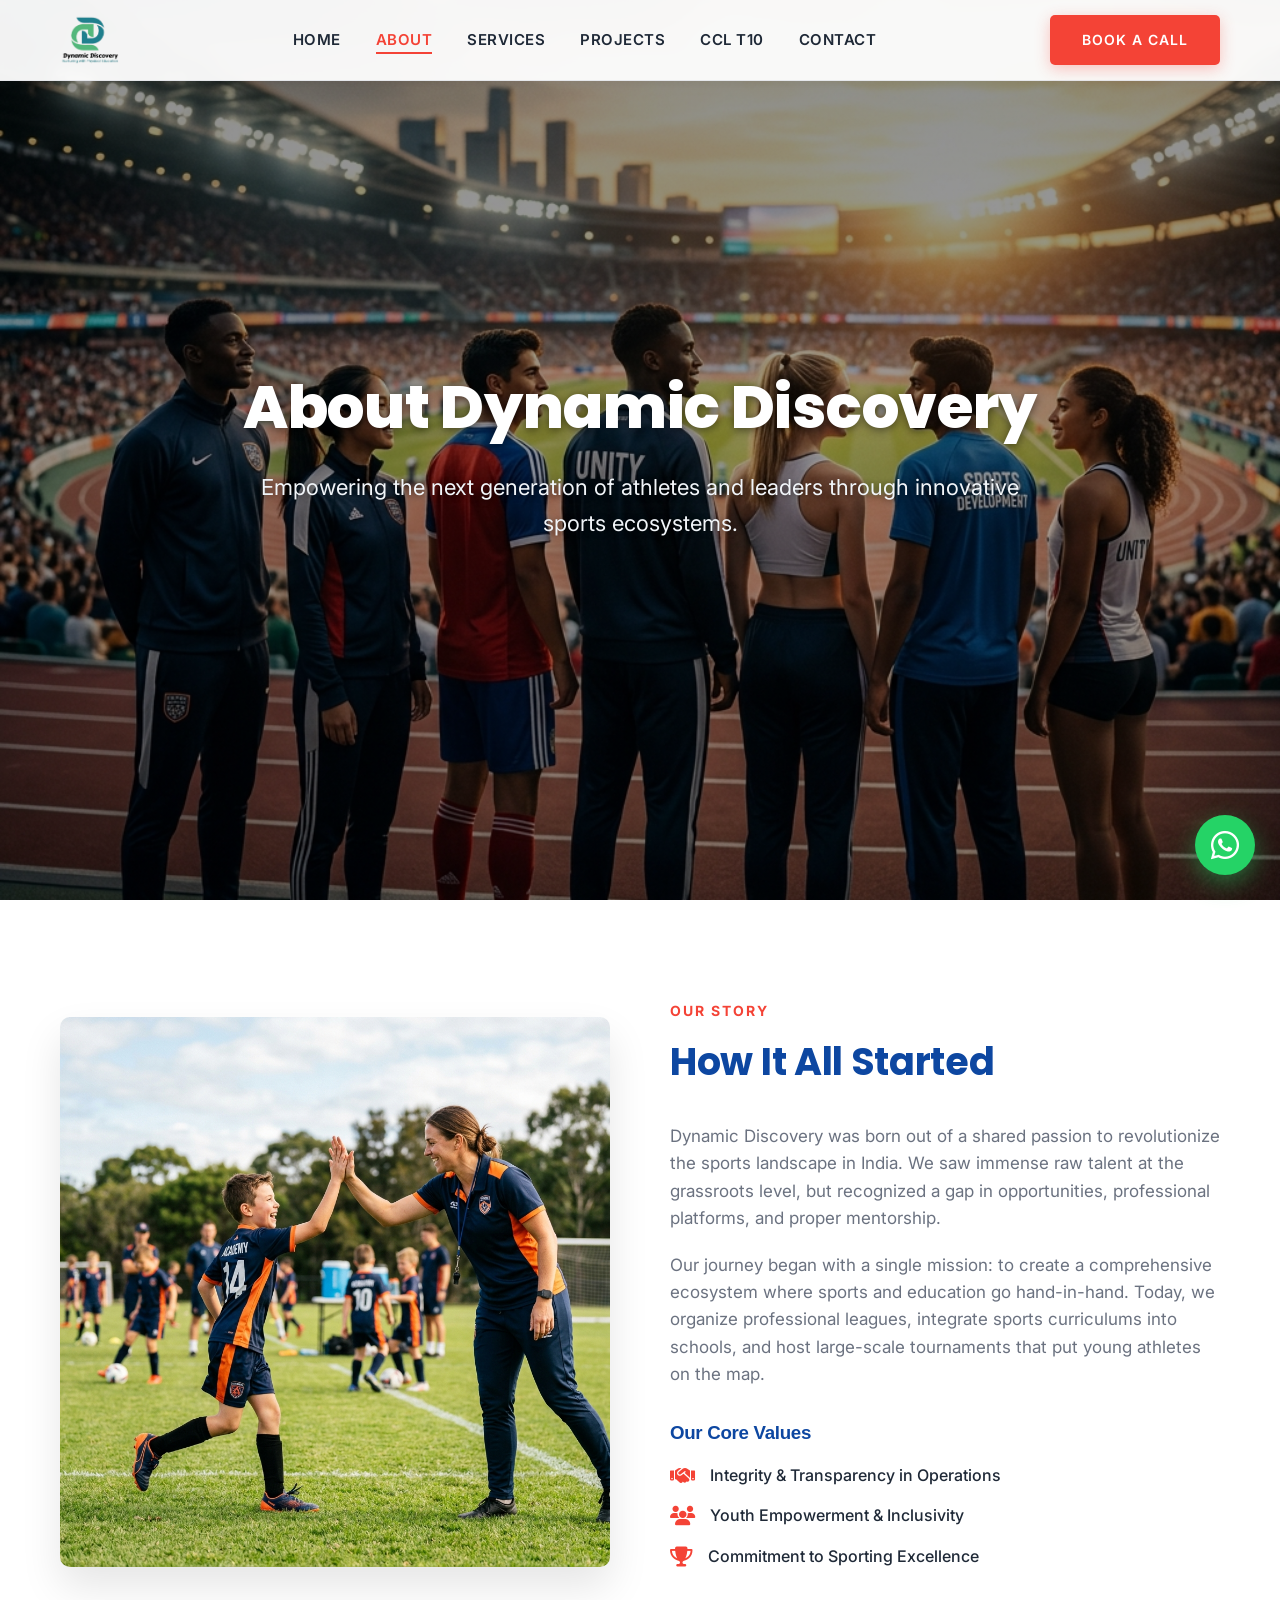
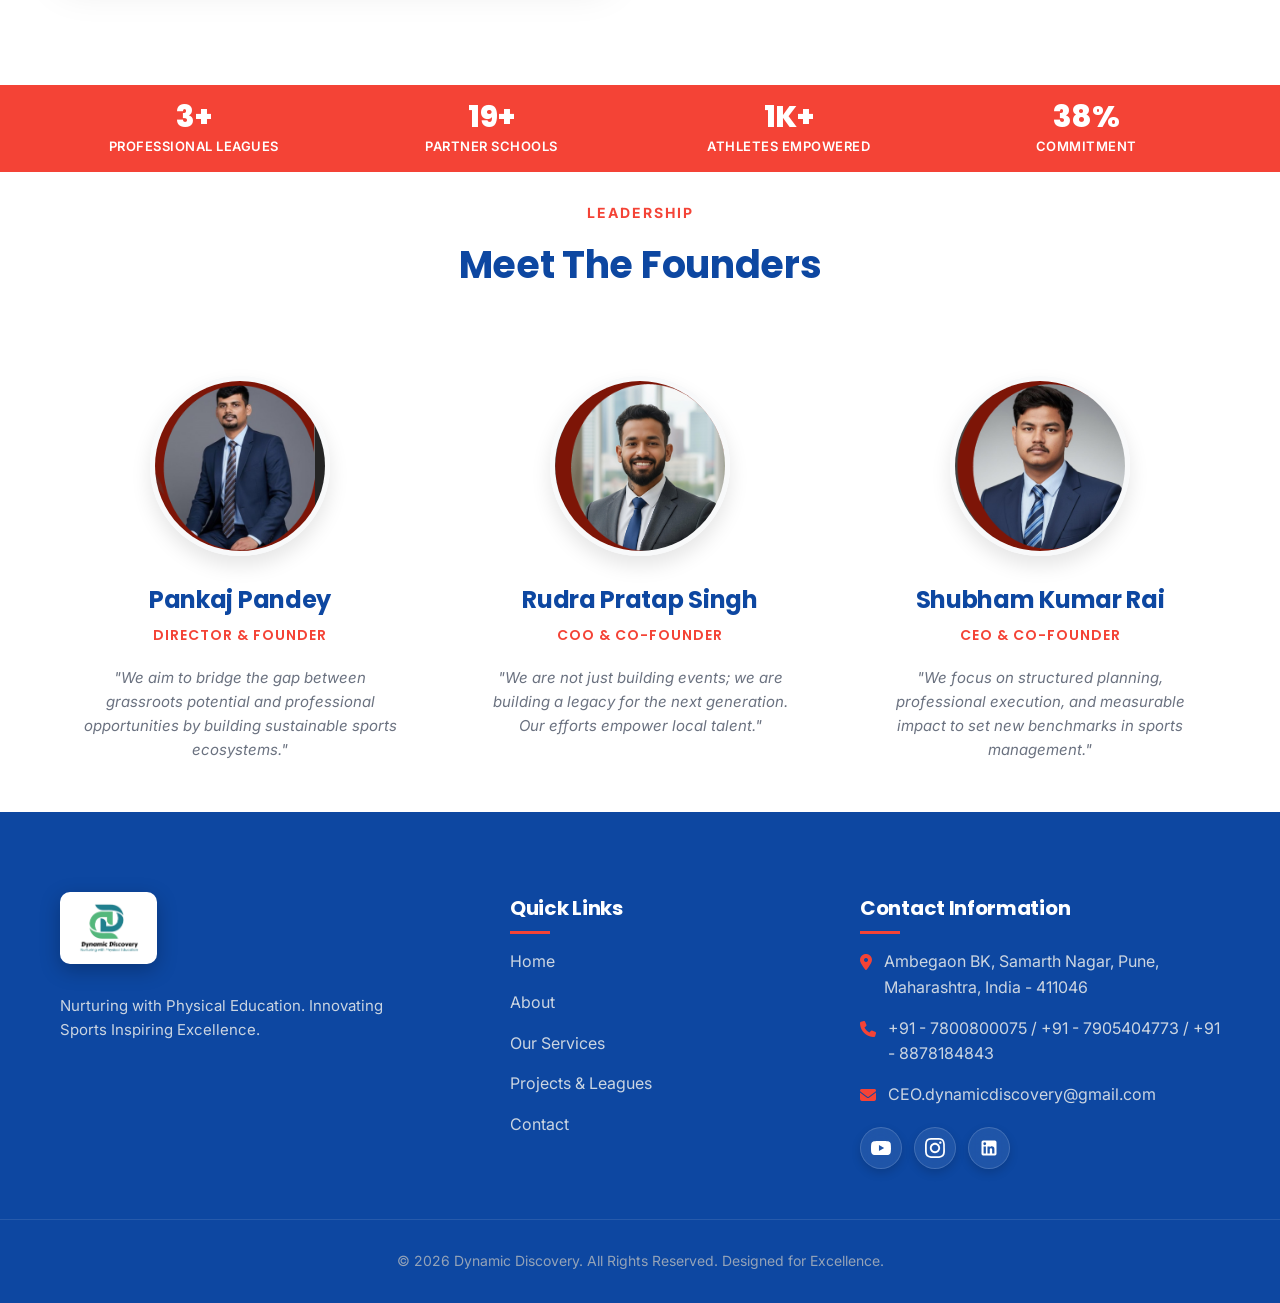
<file: about.html>
<!DOCTYPE html>
<html lang="en">
<head>
<meta charset="UTF-8">
<meta name="viewport" content="width=device-width, initial-scale=1.0">
<title>About</title>

<link rel="preconnect" href="https://fonts.googleapis.com">
<link rel="preconnect" href="https://fonts.gstatic.com" crossorigin>
<link href="https://fonts.googleapis.com/css2?family=Poppins:wght@400;500;600;700;800;900&family=Inter:wght@300;400;500;600;700&display=swap" rel="stylesheet">
<link rel="stylesheet" href="https://cdnjs.cloudflare.com/ajax/libs/font-awesome/6.5.1/css/all.min.css">
<link rel="stylesheet" href="assets/css/style.css">
<link rel="stylesheet" href="assets/css/about.css">
<link rel="stylesheet" href="assets/css/responsive.css">
</head>
<body>


<header class="main-header">
    <div class="container">
        <div class="logo">
            <a href="index.html">
                <img src="assets/images/dynamiclogo.png.png" alt="Dynamic Discovery Logo">
            </a>
        </div>
        <div class="mobile-toggle"><i class="fa-solid fa-bars"></i></div>
        <nav class="navbar">
            <ul>
                <li><a href="index.html">Home</a></li>
                <li><a href="about.html">About</a></li>
                <li><a href="services.html">Services</a></li>
                <li><a href="projects.html">Projects</a></li>
                <li><a href="ccl10.html">CCL T10</a></li>
                <li><a href="contact.html">Contact</a></li>
            </ul>
        </nav>

        <div class="header-action">
            <a href="contact.html" class="primary-btn">Book a Call</a>
        </div>

        <div class="mobile-toggle">
            <i class="fa-solid fa-bars"></i>
        </div>
    </div>
</header>


<section class="inner-banner" style="background: url('assets/images/about_hero_bg_1779869001483.png') center/cover no-repeat; position: relative; width: 100%; min-height: 100vh; display: flex; align-items: center; justify-content: center;">
    <div style="position: absolute; inset: 0; background: linear-gradient(to bottom, rgba(0,0,0,0.45) 0%, rgba(0,0,0,0.3) 100%);"></div>
    <div class="container" style="position: relative; z-index: 1; text-align: center;">
        <h1 style="color: #ffffff; font-size: 60px; font-weight: 800; text-shadow: 0 2px 10px rgba(0,0,0,0.5);">About Dynamic Discovery</h1>
        <p style="color: #f1f5f9; font-size: 22px; max-width: 800px; margin: 15px auto 0; text-shadow: 0 1px 6px rgba(0,0,0,0.5); line-height: 1.6;">Empowering the next generation of athletes and leaders through innovative sports ecosystems.</p>
    </div>
</section>

<section class="dual-section" id="story">
    <div class="container">
        <div class="grid-2">
            <div class="dual-image">
                <img src="assets/images/about_story_1779869288418.png" alt="Our Story">
            </div>
            <div class="dual-content">
                <div class="section-title left">
                    <span>Our Story</span>
                    <h2>How It All Started</h2>
                </div>
                <p>Dynamic Discovery was born out of a shared passion to revolutionize the sports landscape in India. We saw immense raw talent at the grassroots level, but recognized a gap in opportunities, professional platforms, and proper mentorship.</p>
                <p>Our journey began with a single mission: to create a comprehensive ecosystem where sports and education go hand-in-hand. Today, we organize professional leagues, integrate sports curriculums into schools, and host large-scale tournaments that put young athletes on the map.</p>
                
                <h3 style="margin-top: 30px; font-family: 'Outfit', sans-serif; color: var(--secondary); margin-bottom: 15px;">Our Core Values</h3>
                <ul class="list-check">
                    <li><i class="fa-solid fa-handshake"></i> Integrity & Transparency in Operations</li>
                    <li><i class="fa-solid fa-users"></i> Youth Empowerment & Inclusivity</li>
                    <li><i class="fa-solid fa-trophy"></i> Commitment to Sporting Excellence</li>
                </ul>
            </div>
        </div>
    </div>
</section>

<!-- Stats Bar (Compact Slim Red Strip with Auto Counter) -->
<section class="stats-section" style="padding: 14px 0; background: var(--primary); color: #ffffff;">
    <div class="container">
        <div class="grid-4" style="text-align: center; align-items: center;">
            <div style="padding: 2px 0;">
                <h2 data-target="10+" style="color: #ffffff; font-size: 30px; margin: 0; font-weight: 800; font-family: 'Poppins', sans-serif; line-height: 1.1;">0+</h2>
                <p style="font-size: 13px; font-weight: 600; color: #ffffff; text-transform: uppercase; letter-spacing: 0.5px; margin-top: 2px;">Professional Leagues</p>
            </div>
            <div style="padding: 2px 0;">
                <h2 data-target="50+" style="color: #ffffff; font-size: 30px; margin: 0; font-weight: 800; font-family: 'Poppins', sans-serif; line-height: 1.1;">0+</h2>
                <p style="font-size: 13px; font-weight: 600; color: #ffffff; text-transform: uppercase; letter-spacing: 0.5px; margin-top: 2px;">Partner Schools</p>
            </div>
            <div style="padding: 2px 0;">
                <h2 data-target="5K+" style="color: #ffffff; font-size: 30px; margin: 0; font-weight: 800; font-family: 'Poppins', sans-serif; line-height: 1.1;">0K+</h2>
                <p style="font-size: 13px; font-weight: 600; color: #ffffff; text-transform: uppercase; letter-spacing: 0.5px; margin-top: 2px;">Athletes Empowered</p>
            </div>
            <div style="padding: 2px 0;">
                <h2 data-target="100%" style="color: #ffffff; font-size: 30px; margin: 0; font-weight: 800; font-family: 'Poppins', sans-serif; line-height: 1.1;">0%</h2>
                <p style="font-size: 13px; font-weight: 600; color: #ffffff; text-transform: uppercase; letter-spacing: 0.5px; margin-top: 2px;">Commitment</p>
            </div>
        </div>
    </div>
</section>

<section class="section-padding bg-gray">
    <div class="container">
        <div class="section-title">
            <span>Leadership</span>
            <h2>Meet The Founders</h2>
        </div>
        <div class="grid-3">
            <div class="founder-card">
                <img src="assets/images/pankajpandey.jpg" alt="Pankaj Pandey">
                <h3>Pankaj Pandey</h3>
                <h4>Director & Founder</h4>
                <p>"We aim to bridge the gap between grassroots potential and professional opportunities by building sustainable sports ecosystems."</p>
            </div>
            <div class="founder-card">
                <img src="assets/images/rudrapratapsingh.jpg" alt="Rudra Pratap Singh">
                <h3>Rudra Pratap Singh</h3>
                <h4>COO & Co-Founder</h4>
                <p>"We are not just building events; we are building a legacy for the next generation. Our efforts empower local talent."</p>
            </div>
            <div class="founder-card">
                <img src="assets/images/shubhamkumarrai.jpg" alt="Shubham Kumar Rai">
                <h3>Shubham Kumar Rai</h3>
                <h4>CEO & Co-Founder</h4>
                <p>"We focus on structured planning, professional execution, and measurable impact to set new benchmarks in sports management."</p>
            </div>
        </div>
    </div>
</section>


<footer class="main-footer">
    <div class="container">
        <div class="grid-3">
            <div class="footer-box">
                <div class="footer-logo-box">
                    <img src="assets/images/dynamiclogo.png.png" alt="Dynamic Discovery Logo">
                </div>
                <p style="display: block; color: #cbd5e1; font-size: 15px; line-height: 1.6;">Nurturing with Physical Education. Innovating Sports Inspiring Excellence.</p>
            </div>

            <div class="footer-box" style="padding-left: 50px;">
                <h3>Quick Links</h3>
                <ul>
                    <li><a href="index.html">Home</a></li>
                    <li><a href="about.html">About</a></li>
                    <li><a href="services.html">Our Services</a></li>
                    <li><a href="projects.html">Projects & Leagues</a></li>
                    <li><a href="contact.html">Contact</a></li>
                </ul>
            </div>

            <div class="footer-box">
                <h3>Contact Information</h3>
                <p><i class="fa-solid fa-location-dot"></i> Ambegaon BK, Samarth Nagar, Pune, Maharashtra, India - 411046</p>
                <p><i class="fa-solid fa-phone"></i> +91 - 7800800075 / +91 - 7905404773 / +91 - 8878184843</p>
                <p><i class="fa-solid fa-envelope"></i> CEO.dynamicdiscovery@gmail.com</p>

                <div class="social-icons-wrapper">
                    <a href="https://youtube.com/@dynamicdiscoverypvtltd?si=uwCLQw_Umoz6T1I6" target="_blank" rel="noopener noreferrer" class="social-icon-btn youtube" aria-label="YouTube Channel">
                        <svg viewBox="0 0 24 24" width="20" height="20" fill="currentColor">
                            <path d="M23.498 6.186a3.016 3.016 0 0 0-2.122-2.136C19.505 3.545 12 3.545 12 3.545s-7.505 0-9.377.505A3.017 3.017 0 0 0 .502 6.186C0 8.07 0 12 0 12s0 3.93.502 5.814a3.016 3.016 0 0 0 2.122 2.136c1.871.505 9.376.505 9.376.505s7.505 0 9.377-.505a3.015 3.015 0 0 0 2.122-2.136C24 15.93 24 12 24 12s0-3.93-.502-5.814zM9.545 15.568V8.432L15.818 12l-6.273 3.568z"/>
                        </svg>
                    </a>
                    <a href="https://www.instagram.com/dynamic.discovery?stkn=c2Jzd2hodzl0b2Vj" target="_blank" rel="noopener noreferrer" class="social-icon-btn instagram" aria-label="Instagram">
                        <svg viewBox="0 0 24 24" width="20" height="20" fill="currentColor">
                            <path d="M12 2.163c3.204 0 3.584.012 4.85.07 3.252.148 4.771 1.691 4.919 4.919.058 1.265.069 1.645.069 4.849 0 3.205-.012 3.584-.069 4.849-.149 3.225-1.664 4.771-4.919 4.919-1.266.058-1.644.07-4.85.07-3.204 0-3.584-.012-4.849-.07-3.26-.149-4.771-1.699-4.919-4.92-.058-1.265-.07-1.644-.07-4.849 0-3.204.013-3.583.07-4.849.149-3.227 1.664-4.771 4.919-4.919 1.266-.057 1.645-.069 4.849-.069zm0-2.163c-3.259 0-3.667.014-4.947.072-4.358.2-6.78 2.618-6.98 6.98-.059 1.281-.073 1.689-.073 4.948 0 3.259.014 3.668.072 4.948.2 4.358 2.618 6.78 6.98 6.98 1.281.058 1.689.072 4.948.072 3.259 0 3.668-.014 4.948-.072 4.354-.2 6.782-2.618 6.979-6.98.059-1.28.073-1.689-.073-4.948 0-3.259-.014-3.667-.072-4.947-.196-4.354-2.617-6.78-6.979-6.98-1.281-.059-1.69-.073-4.949-.073zm0 5.838c-3.403 0-6.162 2.759-6.162 6.162s2.759 6.163 6.162 6.163 6.162-2.759 6.162-6.163c0-3.403-2.759-6.162-6.162-6.162zm0 10.162c-2.209 0-4-1.79-4-4 0-2.209 1.791-4 4-4s4 1.791 4 4c0 2.21-1.791 4-4 4zm6.406-11.845c-.796 0-1.441.645-1.441 1.44s.645 1.44 1.441 1.44c.795 0 1.439-.645 1.439-1.44s-.644-1.44-1.439-1.44z"/>
                        </svg>
                    </a>
                    <a href="https://www.linkedin.com/in/dynamic-discovery-328b81310/" target="_blank" rel="noopener noreferrer" class="social-icon-btn linkedin" aria-label="LinkedIn">
                        <svg viewBox="0 0 24 24" width="19" height="19" fill="currentColor">
                            <path d="M19 3a2 2 0 0 1 2 2v14a2 2 0 0 1-2 2H5a2 2 0 0 1-2-2V5a2 2 0 0 1 2-2h14m-.5 15.5v-5.3a3.26 3.26 0 0 0-3.26-3.26c-.85 0-1.84.52-2.28 1.3v-1.11h-2.79v8.37h2.79v-4.93c0-.77.62-1.4 1.39-1.4a1.4 1.4 0 0 1 1.4 1.4v4.93h2.75M6.88 8.56a1.68 1.68 0 0 0 1.68-1.68c0-.93-.75-1.69-1.68-1.69a1.69 1.69 0 0 0-1.69 1.69c0 .93.76 1.68 1.69 1.68m1.39 9.94v-8.37H5.5v8.37h2.77z"/>
                        </svg>
                    </a>
                </div>
            </div>
        </div>
    </div>
    <div class="footer-bottom">
        <p>&copy; 2026 Dynamic Discovery. All Rights Reserved. Designed for Excellence.</p>
    </div>
</footer>

<script src="assets/js/main.js"></script>

<!-- Floating WhatsApp Button -->
<a href="https://wa.me/qr/GG3N3EUP7WODK1" target="_blank" class="whatsapp-float" aria-label="Chat on WhatsApp">
    <i class="fa-brands fa-whatsapp"></i>
</a>

</body>
</html>
</file>
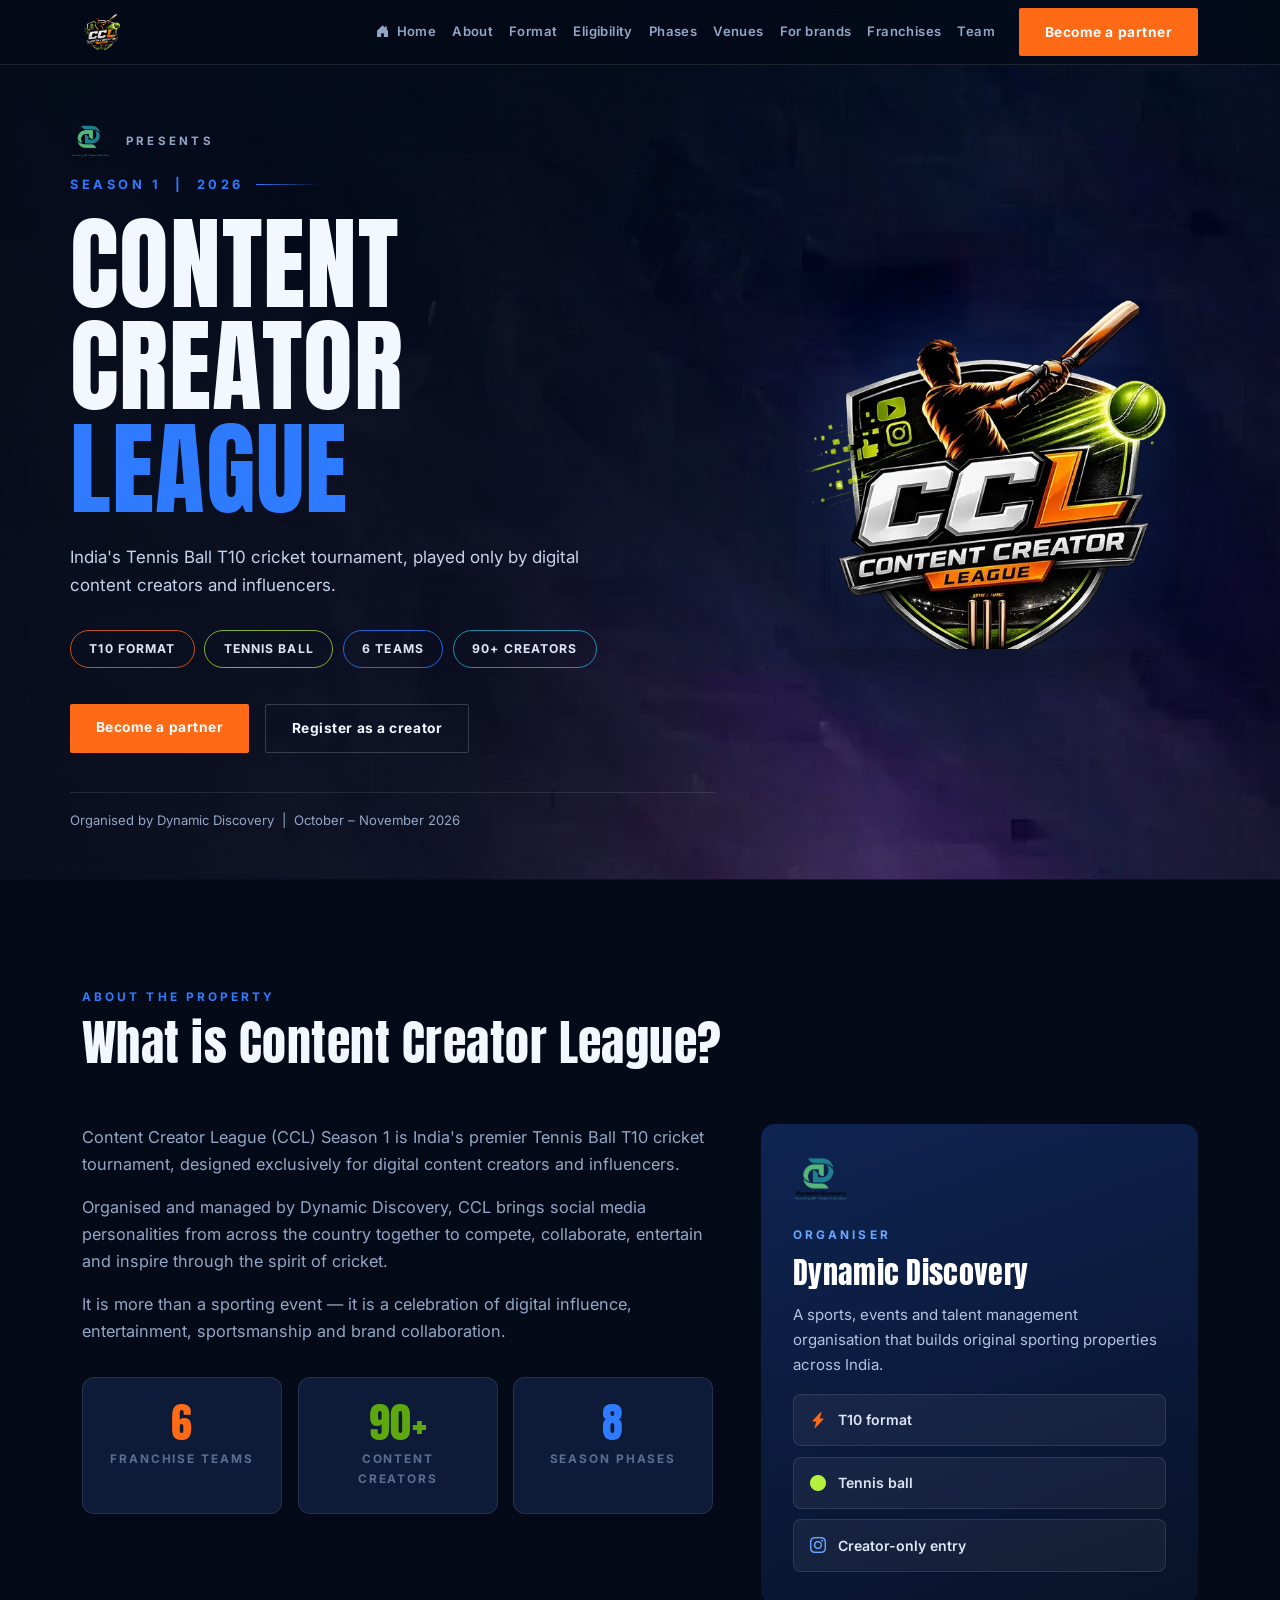
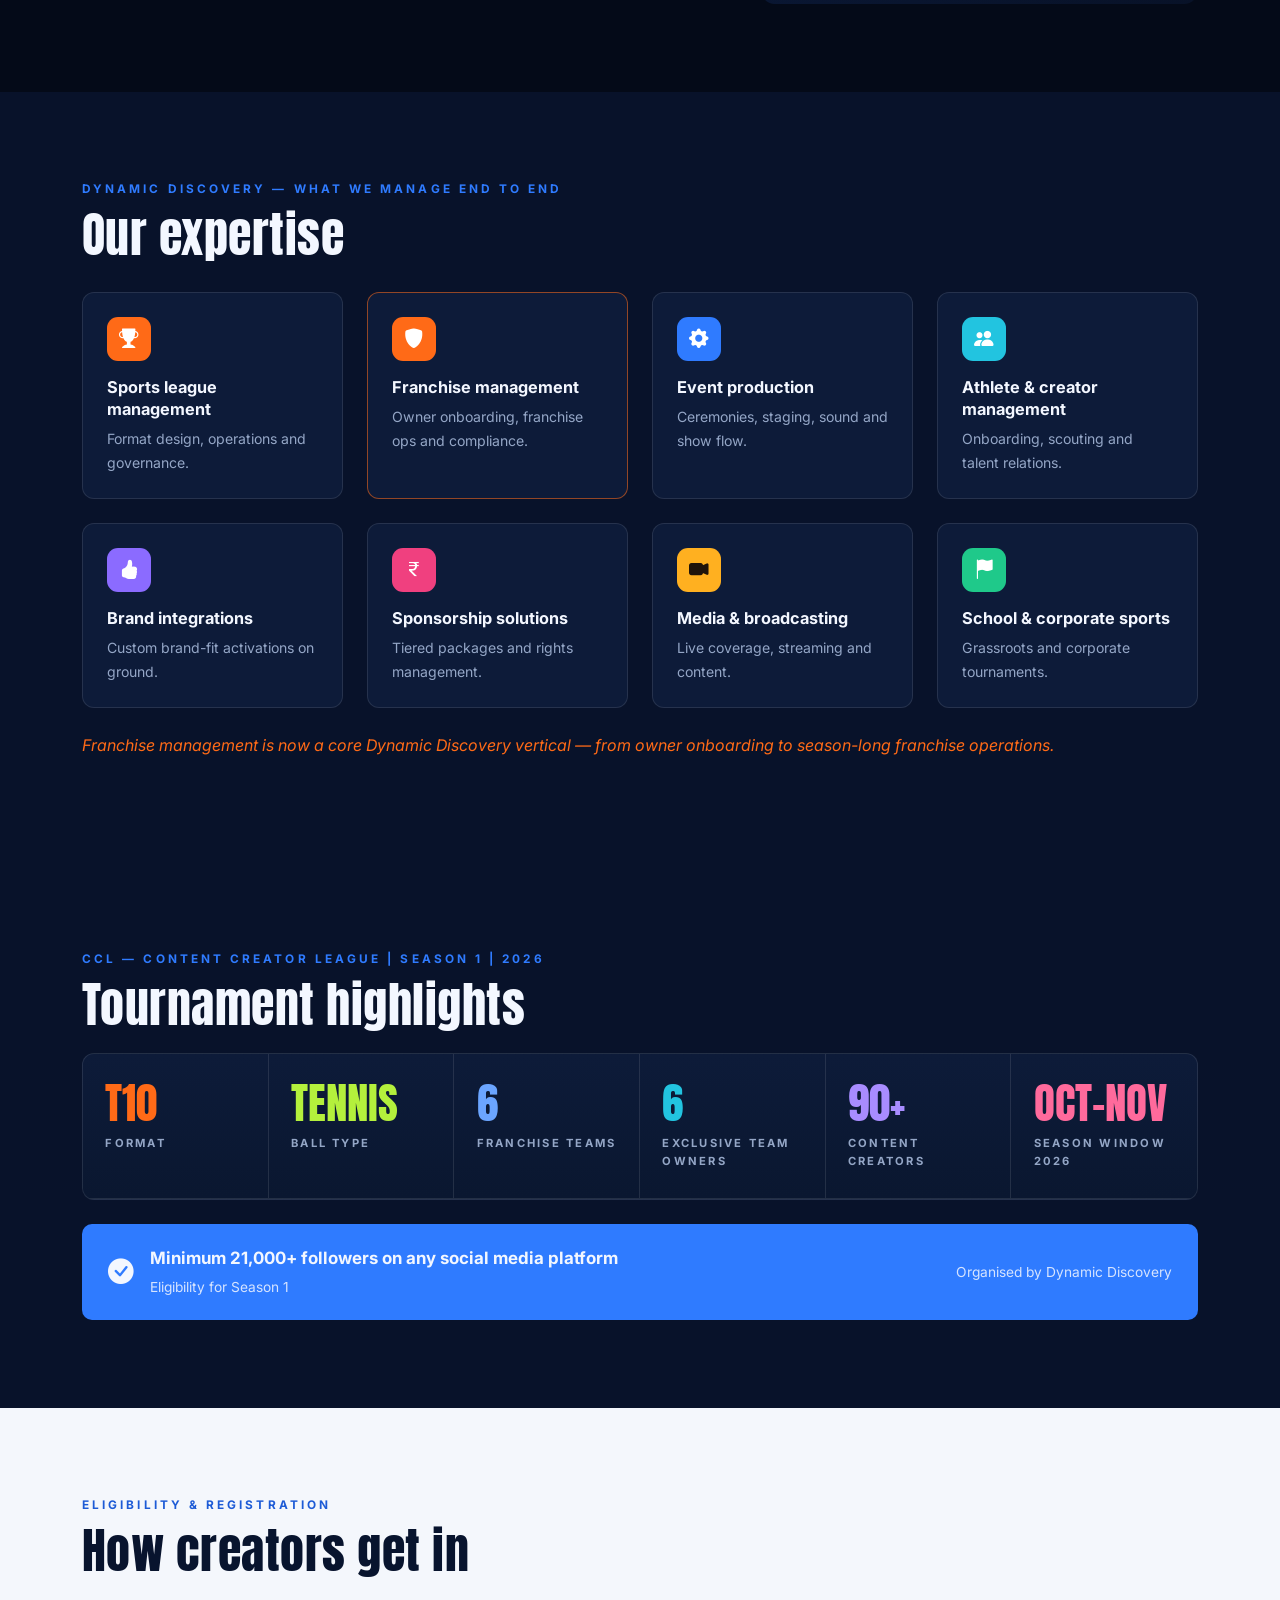
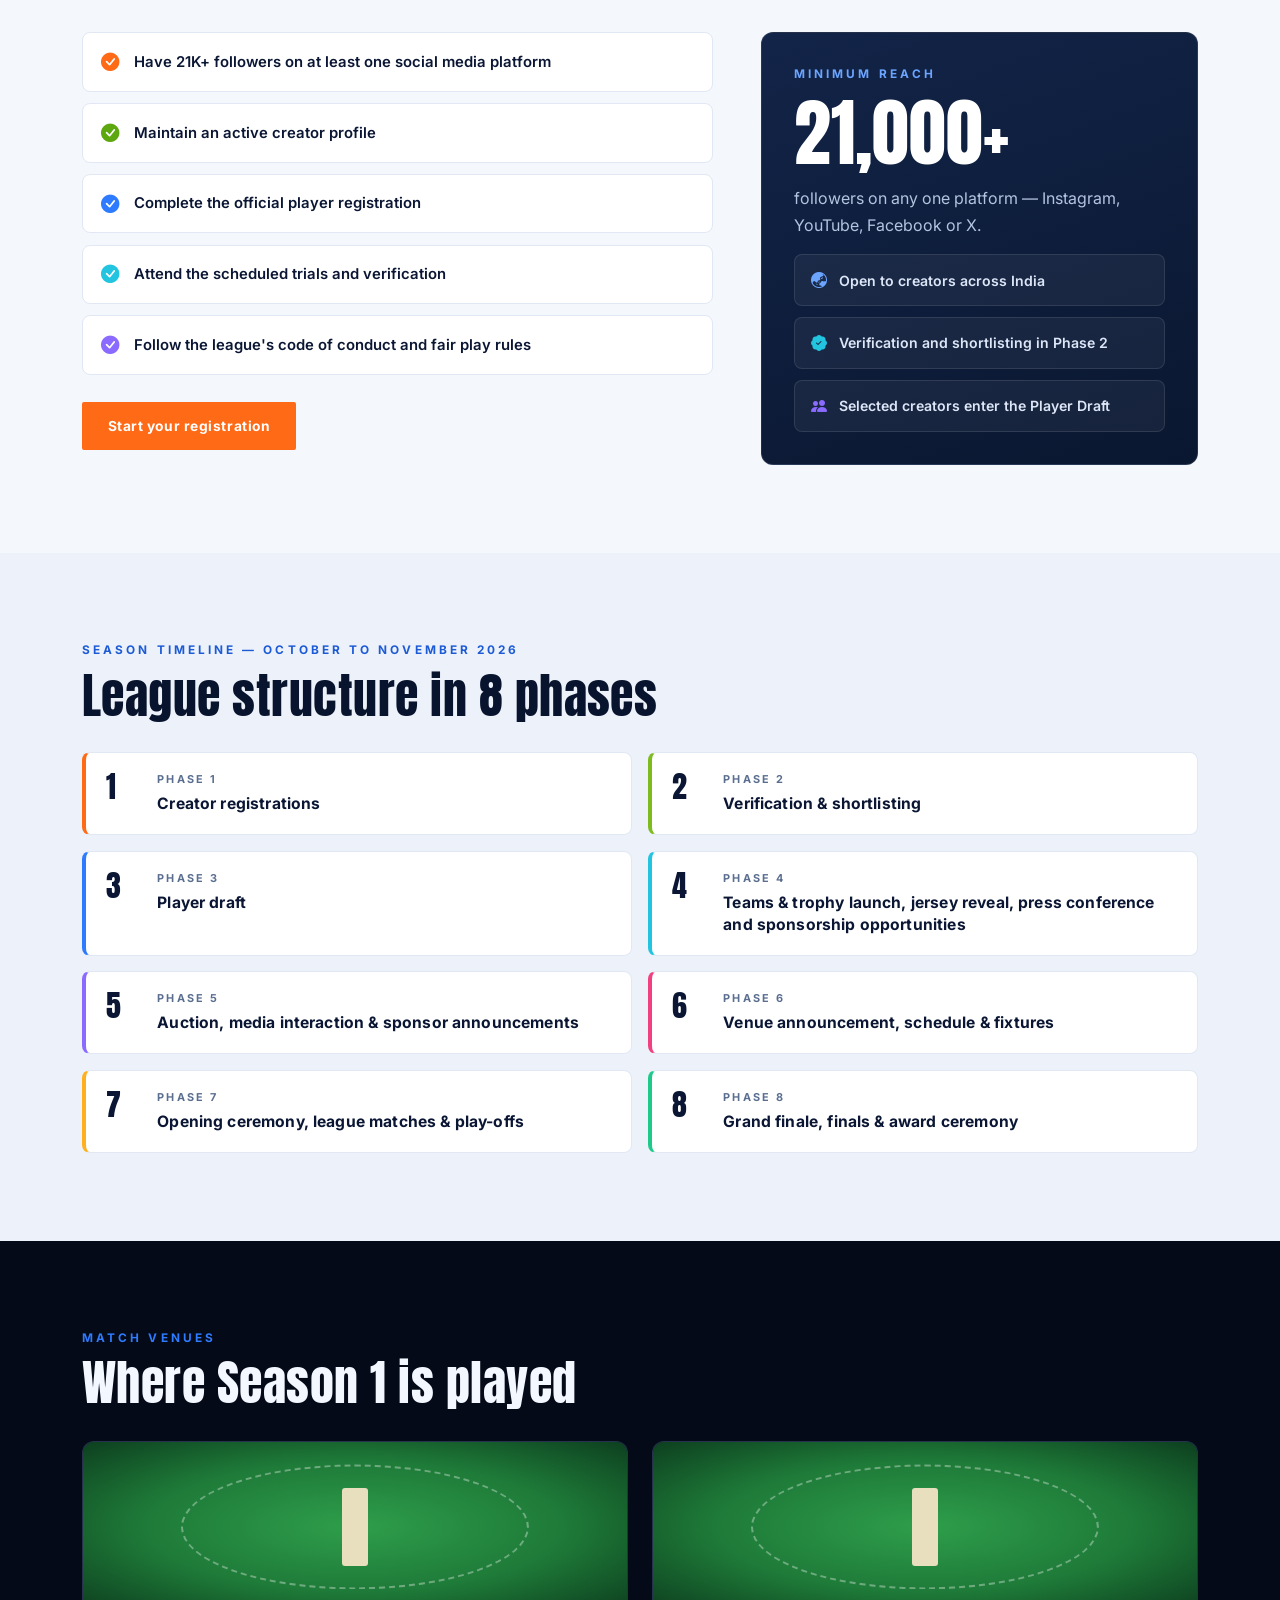
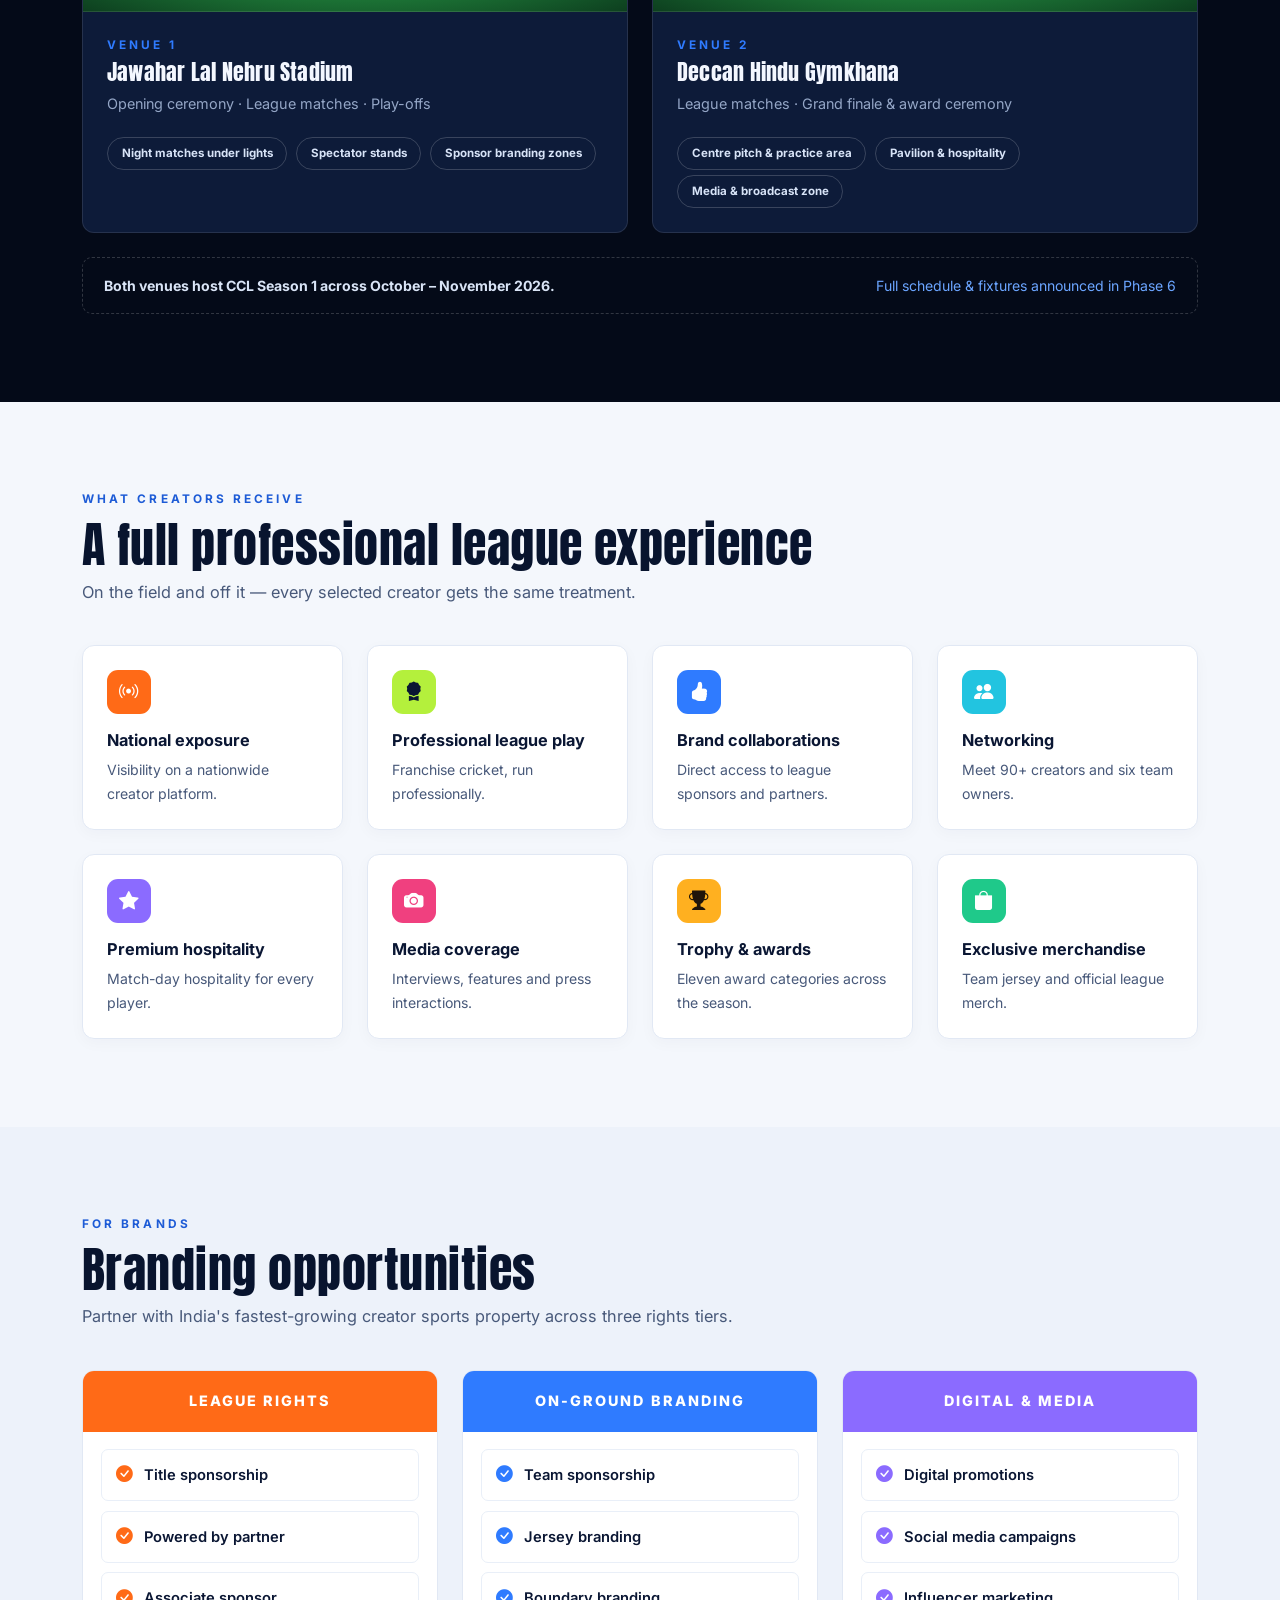
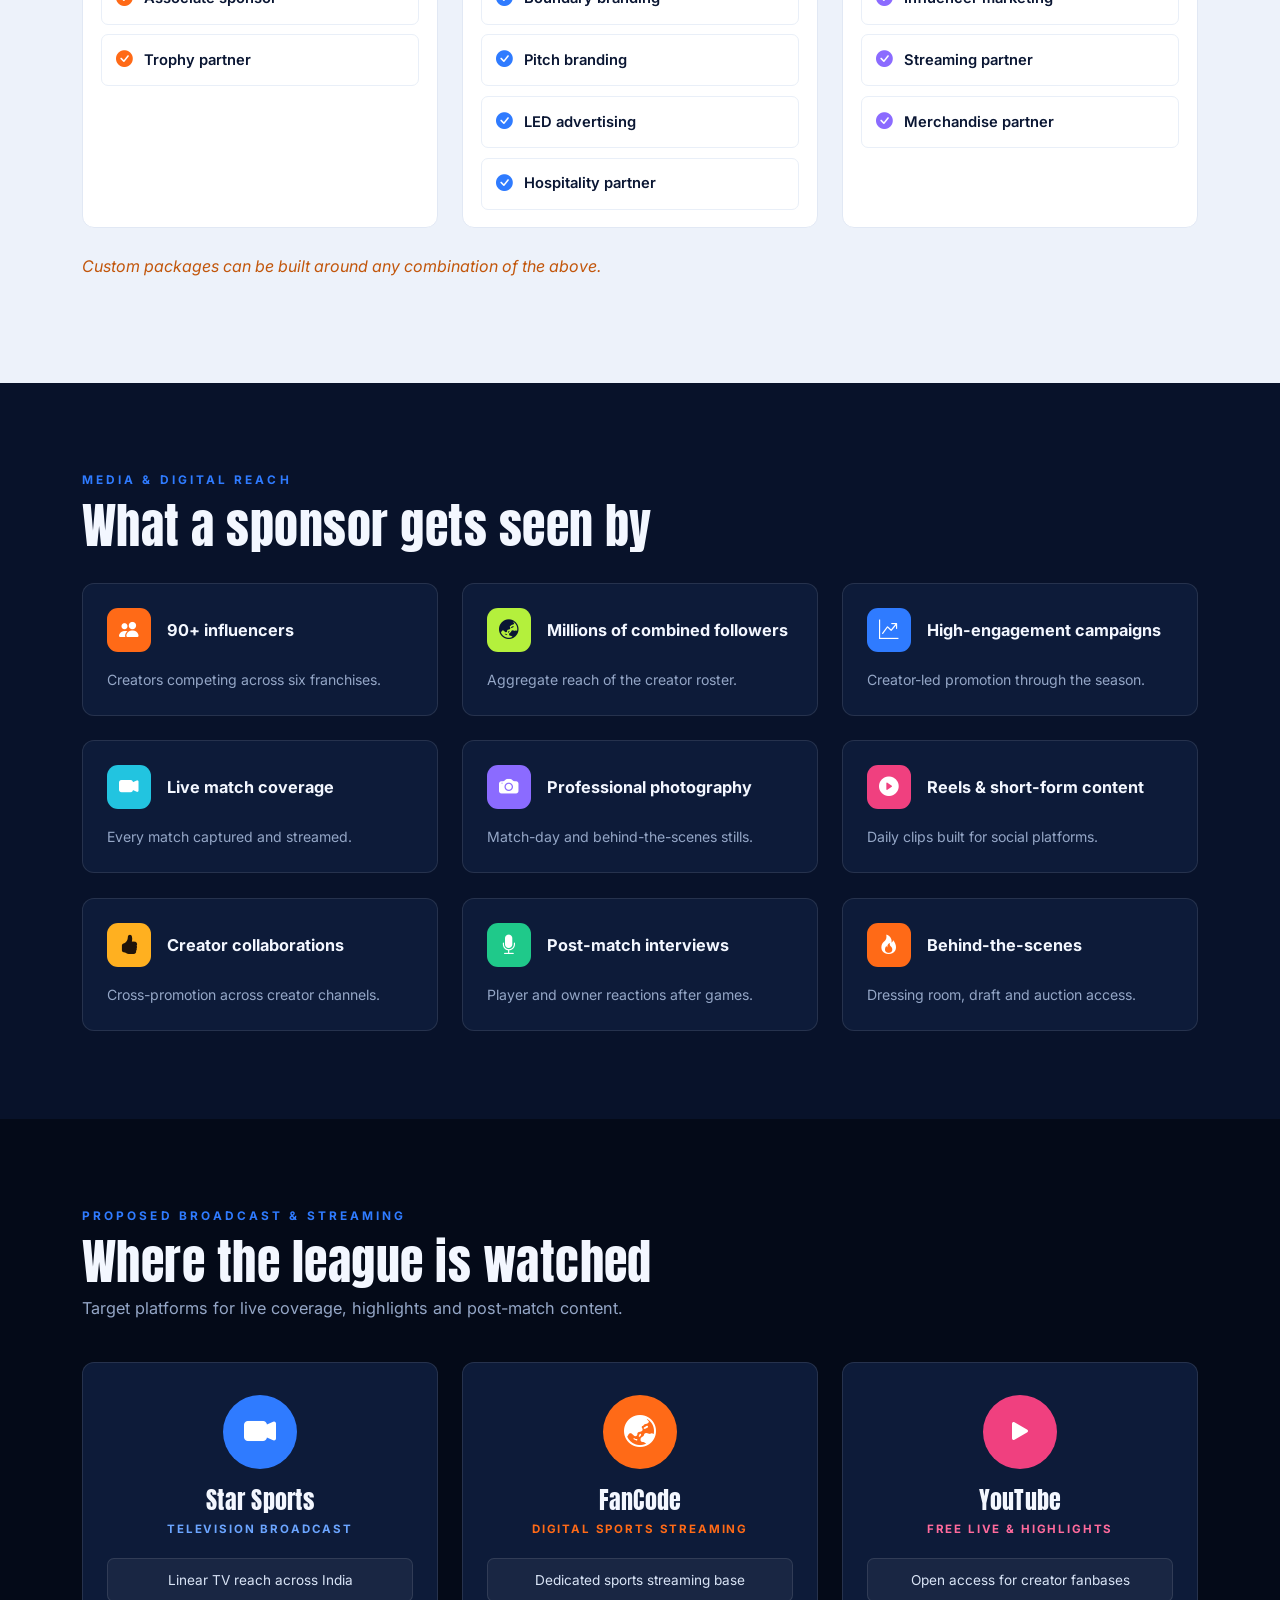
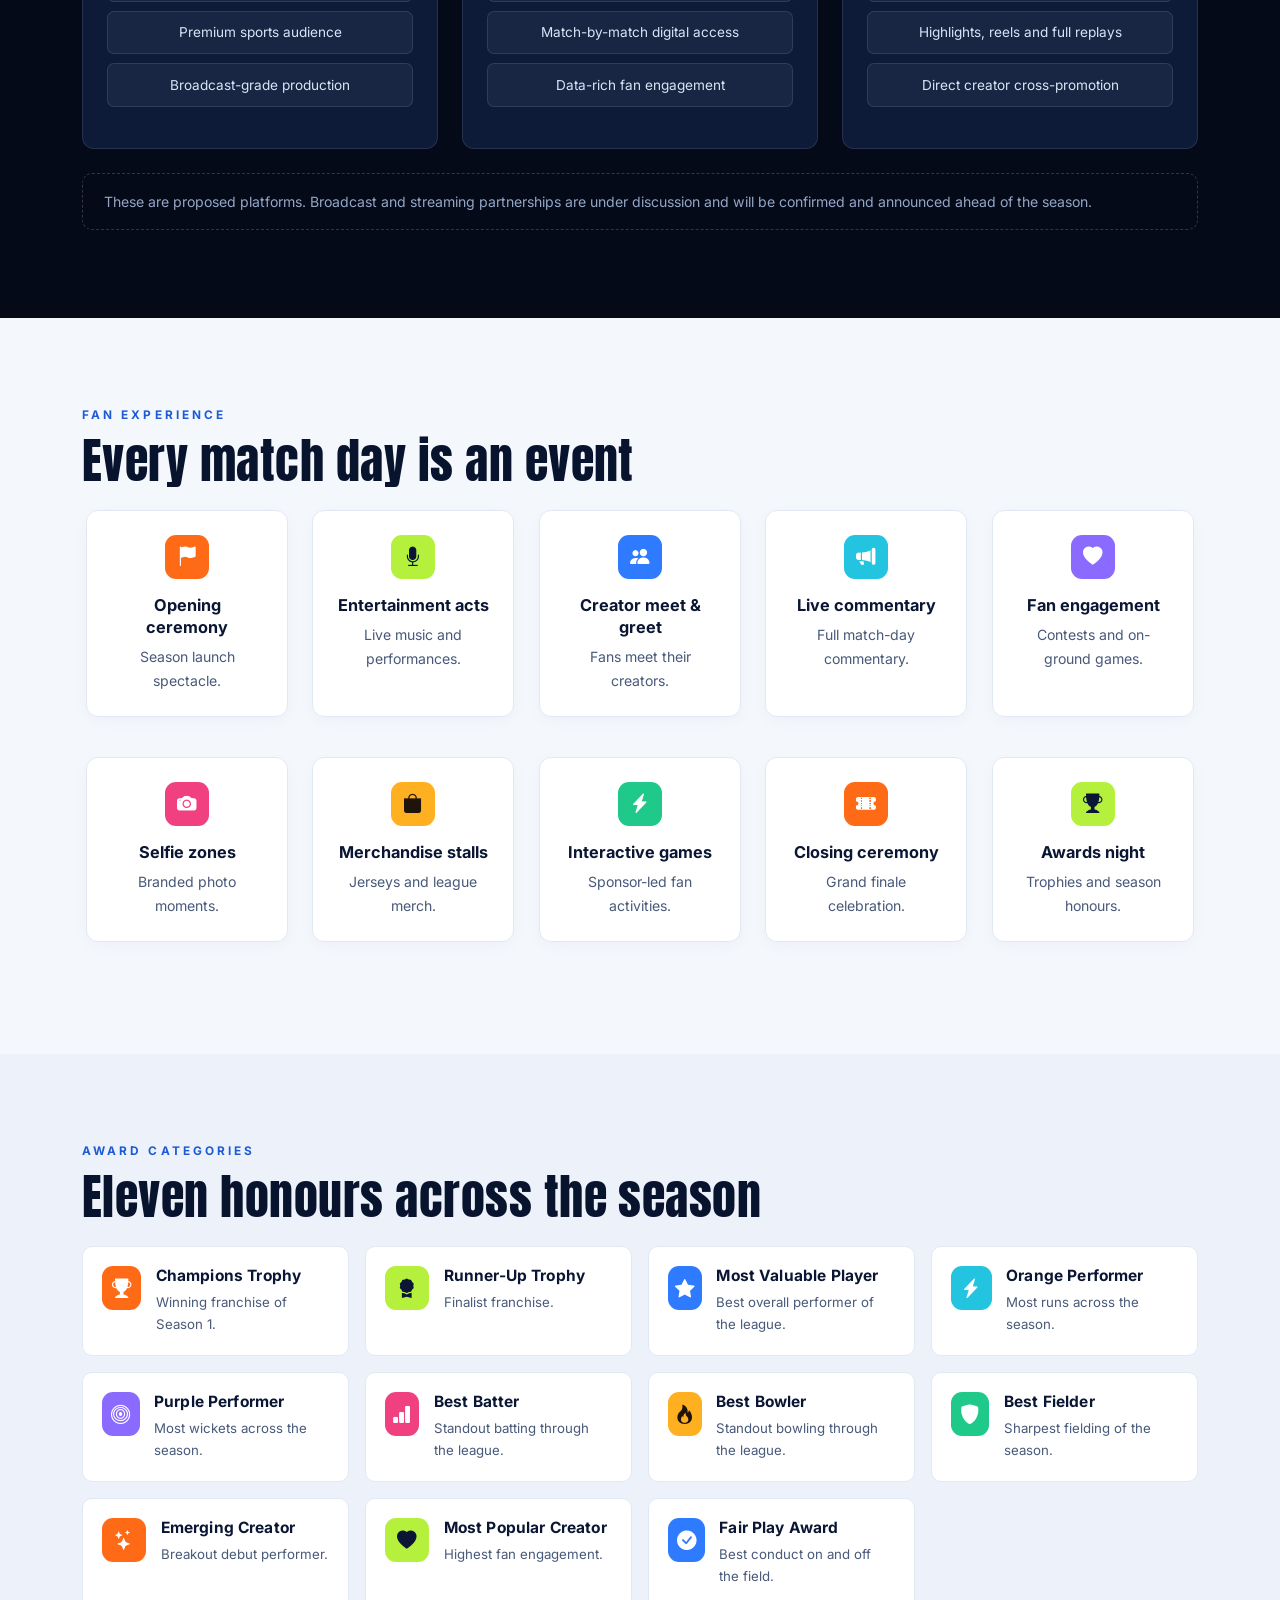
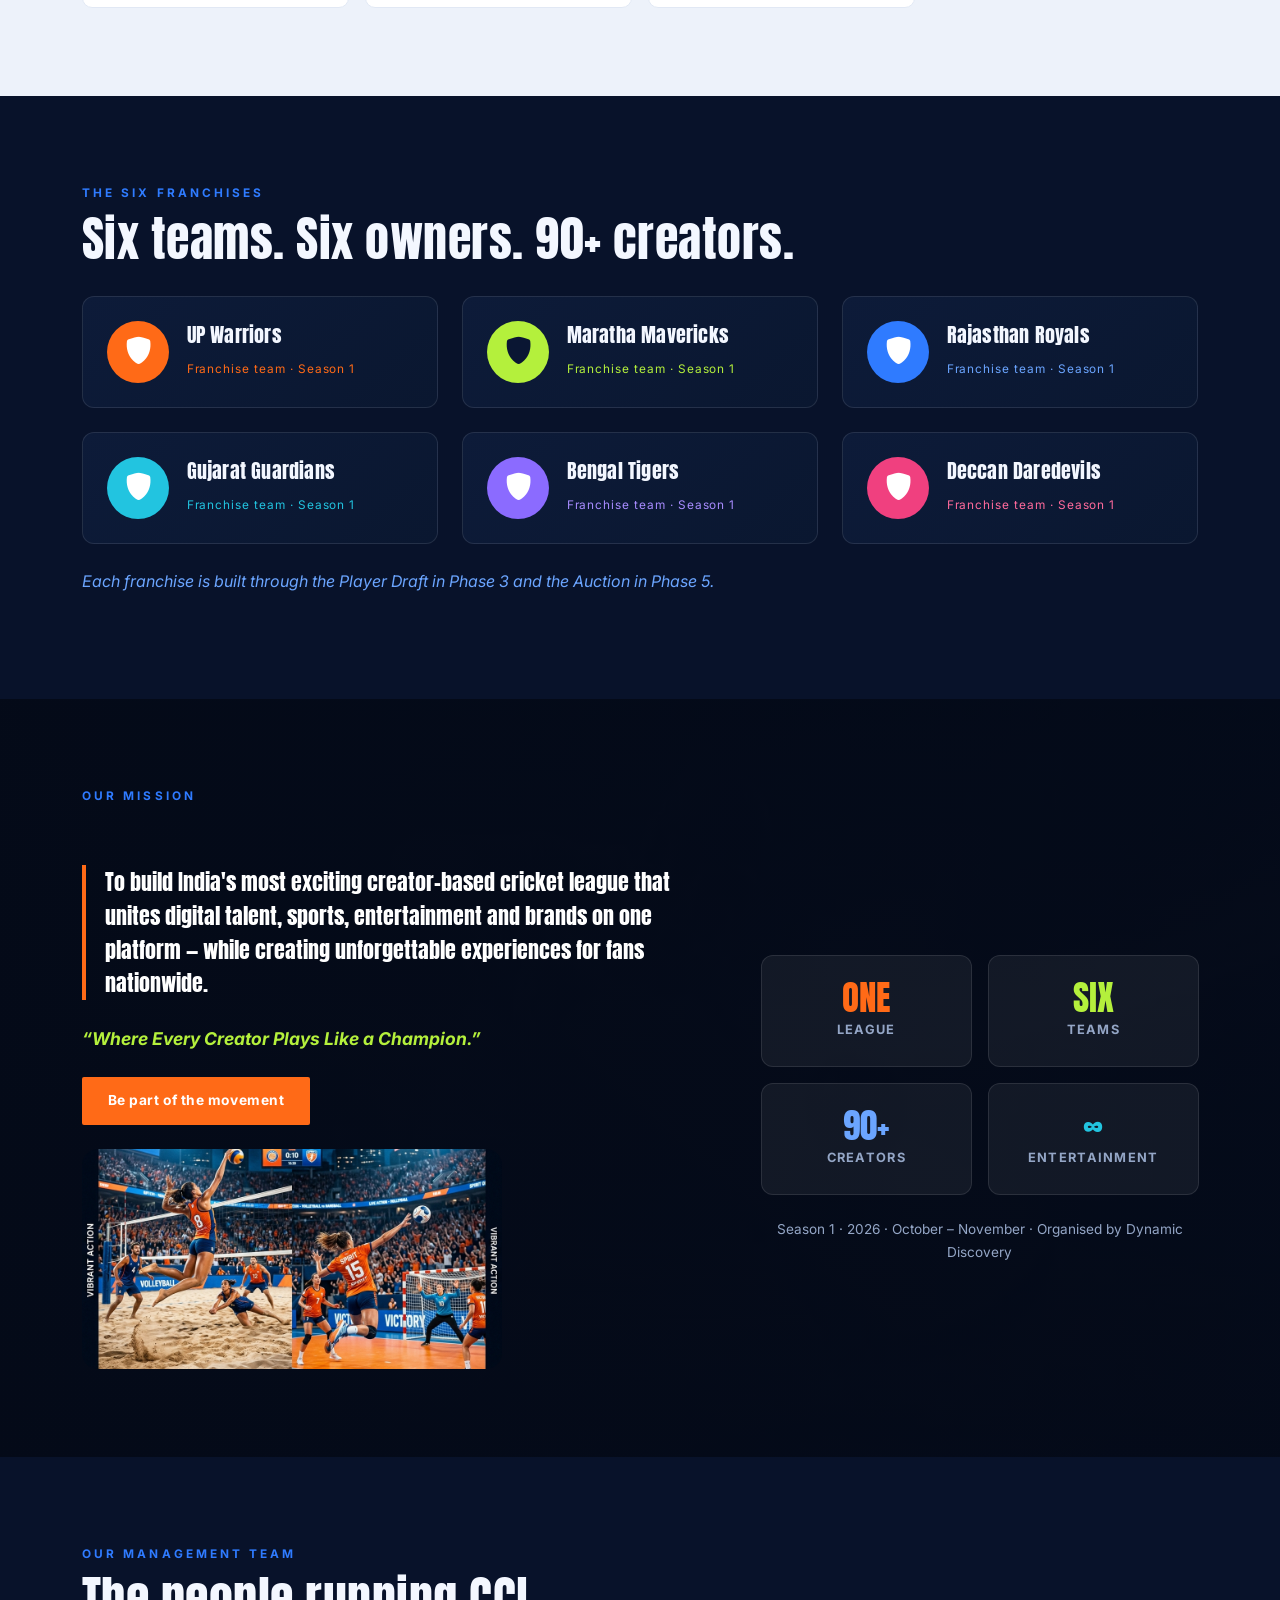
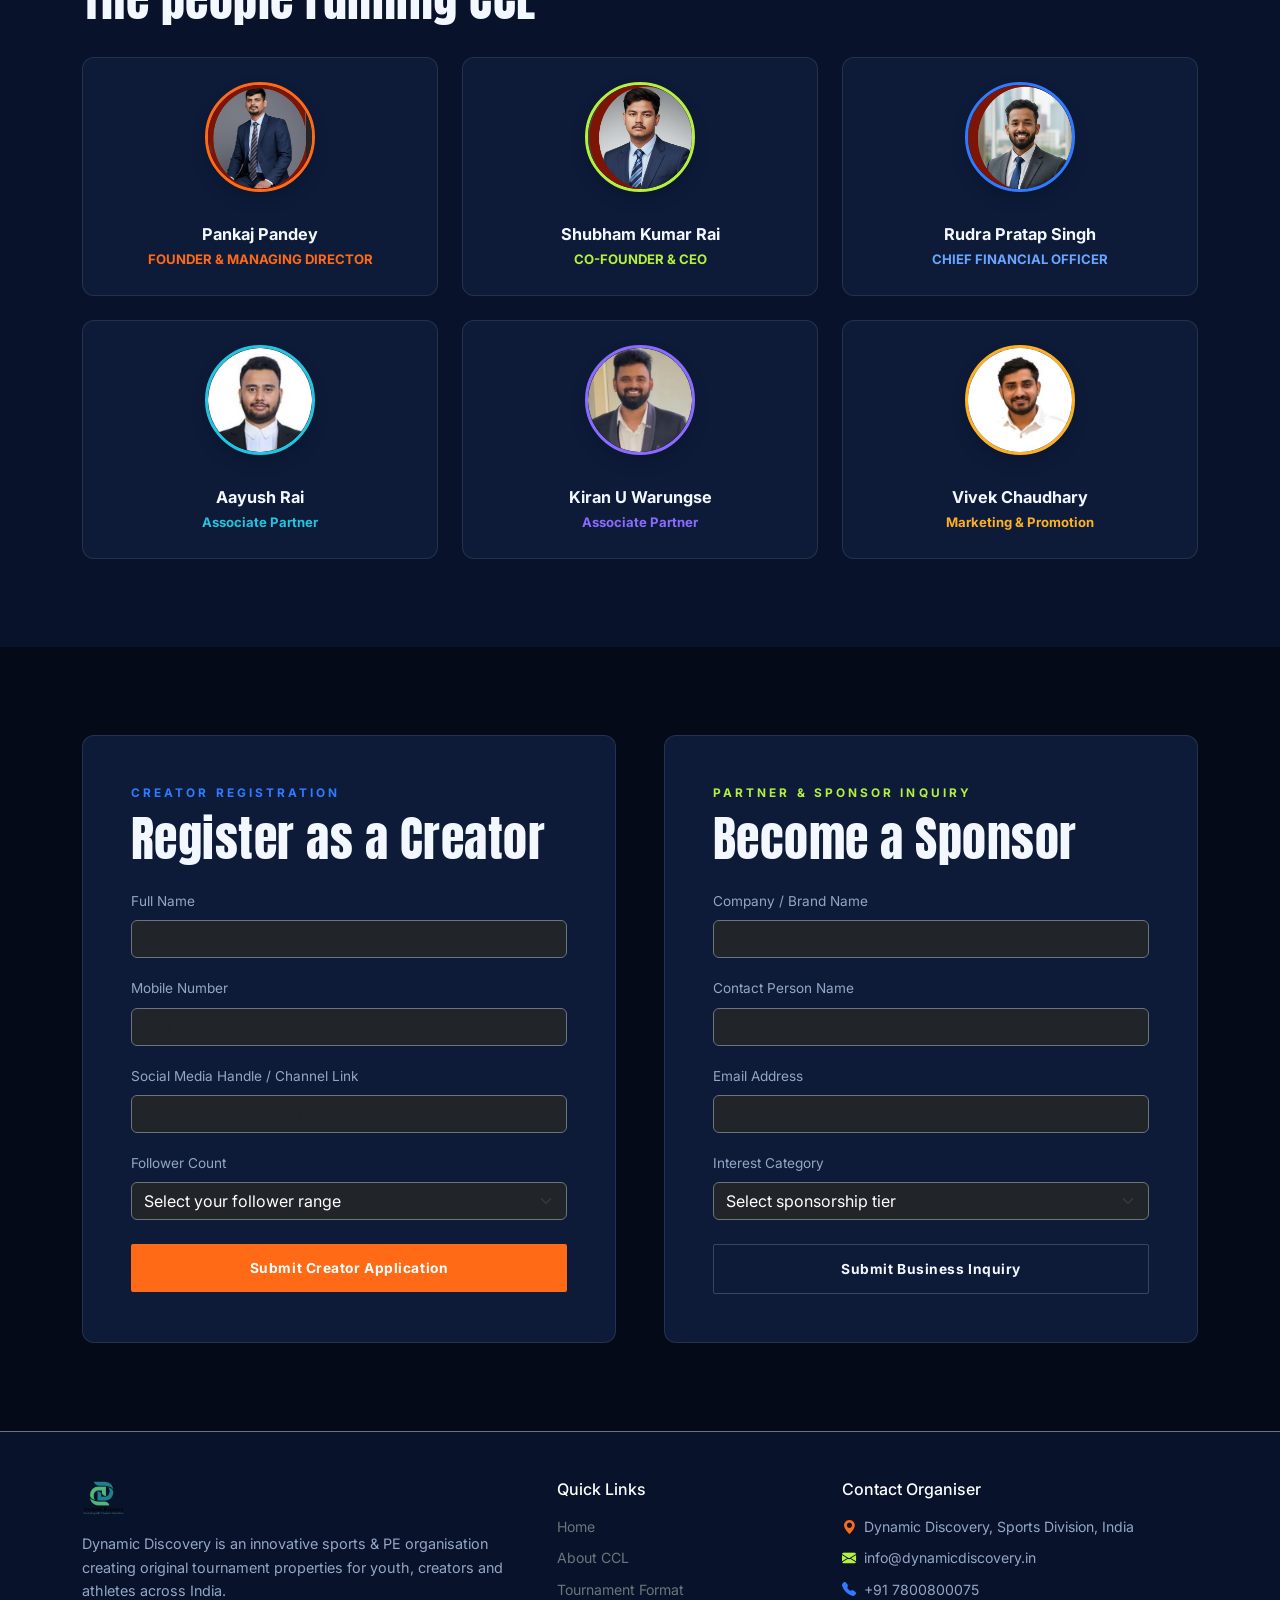
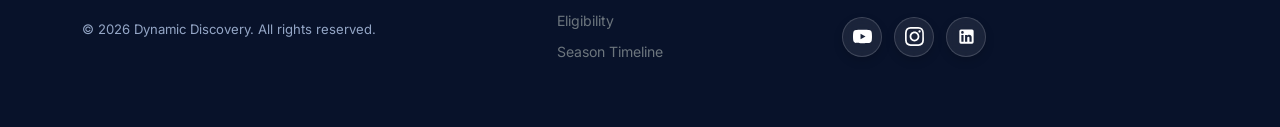
<file: ccl10.html>
<!DOCTYPE html>
<html lang="en">
<head>
<meta charset="utf-8">
<meta name="viewport" content="width=device-width, initial-scale=1">
<title>Content Creator League — Season 1, 2026 | Dynamic Discovery</title>
<meta name="description" content="CCL — India's Tennis Ball T10 cricket league for digital creators. 6 franchises, 90+ creators, October–November 2026. Organised by Dynamic Discovery.">
<link rel="icon" href="assets/images/dynamiclogo.png.png">
<link href="https://cdn.jsdelivr.net/npm/bootstrap@5.3.3/dist/css/bootstrap.min.css" rel="stylesheet">
<link href="https://cdn.jsdelivr.net/npm/bootstrap-icons@1.11.3/font/bootstrap-icons.min.css" rel="stylesheet">
<link rel="preconnect" href="https://fonts.googleapis.com">
<link rel="preconnect" href="https://fonts.gstatic.com" crossorigin>
<link href="https://fonts.googleapis.com/css2?family=Anton&family=Inter:wght@400;500;600;700&display=swap" rel="stylesheet">
<link rel="stylesheet" href="assets/css/ccl10.css">
</head>
<body>

<!-- NAV -->
<nav class="navbar navbar-expand-lg fixed-top nav-ccl">
  <div class="container">
    <a class="navbar-brand d-flex align-items-center gap-2" href="#top">
      <img src="assets/images/ccl.png" alt="Dynamic Discovery Logo" style="height:36px">
    </a>
    <button class="navbar-toggler" type="button" data-bs-toggle="collapse" data-bs-target="#menu" aria-controls="menu" aria-expanded="false" aria-label="Open menu">
      <span class="navbar-toggler-icon"></span>
    </button>
    <div class="collapse navbar-collapse justify-content-end" id="menu">
      <ul class="navbar-nav align-items-lg-center">
        <li class="nav-item"><a class="nav-link" href="index.html"><i class="bi bi-house-door-fill me-1"></i> Home</a></li>
        <li class="nav-item"><a class="nav-link" href="#about">About</a></li>
        <li class="nav-item"><a class="nav-link" href="#format">Format</a></li>
        <li class="nav-item"><a class="nav-link" href="#register">Eligibility</a></li>
        <li class="nav-item"><a class="nav-link" href="#phases">Phases</a></li>
        <li class="nav-item"><a class="nav-link" href="#venues">Venues</a></li>
        <li class="nav-item"><a class="nav-link" href="#brands">For brands</a></li>
        <li class="nav-item"><a class="nav-link" href="#franchises">Franchises</a></li>
        <li class="nav-item"><a class="nav-link" href="#team">Team</a></li>
        <li class="nav-item ms-lg-3 mt-2 mt-lg-0"><a class="btn btn-ccl" href="#contact">Become a partner</a></li>
      </ul>
    </div>
  </div>
</nav>

<!-- HERO -->
<header class="hero" id="top">
  <div class="hero-bg"></div><div class="hero-veil"></div>
  <div class="container hero-inner">
    <div class="row align-items-center g-5">
      <div class="col-lg-7 order-2 order-lg-1">
        <div class="d-flex align-items-center gap-3 mb-3">
          <img src="assets/images/dynamiclogo.png.png" alt="Dynamic Discovery" style="height:34px">
          <span style="font-size:.72rem;letter-spacing:.28em;color:var(--mute);font-weight:700">PRESENTS</span>
        </div>
        <div class="season-line">SEASON 1 &nbsp;|&nbsp; 2026</div>
        <h1>CONTENT<br>CREATOR<br><span>LEAGUE</span></h1>
        <p class="hero-sub mt-4">India's Tennis Ball T10 cricket tournament, played only by digital content creators and influencers.</p>
        <div class="pill-row">
          <span class="pill o">T10 FORMAT</span>
          <span class="pill l">TENNIS BALL</span>
          <span class="pill b">6 TEAMS</span>
          <span class="pill c">90+ CREATORS</span>
        </div>
        <div class="d-flex flex-wrap gap-3">
          <a href="#contact" class="btn btn-ccl">Become a partner</a>
          <a href="#register" class="btn btn-ghost">Register as a creator</a>
        </div>
        <div class="hero-foot">Organised by Dynamic Discovery &nbsp;|&nbsp; October – November 2026</div>
      </div>
      <div class="col-lg-5 text-center order-1 order-lg-2">
        <div class="ccl-logo-3d">
          <div class="ccl-logo-inner" title="Click or hover to pause 360° spin">
            <img src="assets/images/ccl.png" class="hero-logo logo-front img-fluid rounded-4 shadow-lg" alt="CCL — Content Creator League">
            <img src="assets/images/ccl.png" class="hero-logo logo-back img-fluid rounded-4 shadow-lg" alt="CCL — Content Creator League">
          </div>
        </div>
      </div>
    </div>
  </div>
</header>

<!-- WHAT IS CCL -->
<section class="sec-night" id="about">
  <div class="container">
    <div class="kicker">ABOUT THE PROPERTY</div>
    <h2 class="sec-title">What is Content Creator League?</h2>
    <div class="row g-5 mt-1">
      <div class="col-lg-7">
        <p class="lede">Content Creator League (CCL) Season 1 is India's premier Tennis Ball T10 cricket tournament, designed exclusively for digital content creators and influencers.</p>
        <p class="lede">Organised and managed by Dynamic Discovery, CCL brings social media personalities from across the country together to compete, collaborate, entertain and inspire through the spirit of cricket.</p>
        <p class="lede">It is more than a sporting event — it is a celebration of digital influence, entertainment, sportsmanship and brand collaboration.</p>
        <div class="row g-3 mt-3">
          <div class="col-6 col-md-4">
            <div class="card-ccl text-center">
              <div class="display-face" style="font-size:2.6rem;color:var(--orange)">6</div>
              <p style="font-size:.74rem;letter-spacing:.16em;font-weight:700;color:#5A6E90;margin-top:.4rem">FRANCHISE TEAMS</p>
            </div>
          </div>
          <div class="col-6 col-md-4">
            <div class="card-ccl text-center">
              <div class="display-face" style="font-size:2.6rem;color:#5EA80F">90+</div>
              <p style="font-size:.74rem;letter-spacing:.16em;font-weight:700;color:#5A6E90;margin-top:.4rem">CONTENT CREATORS</p>
            </div>
          </div>
          <div class="col-12 col-md-4">
            <div class="card-ccl text-center">
              <div class="display-face" style="font-size:2.6rem;color:var(--blue)">8</div>
              <p style="font-size:.74rem;letter-spacing:.16em;font-weight:700;color:#5A6E90;margin-top:.4rem">SEASON PHASES</p>
            </div>
          </div>
        </div>
      </div>
      <div class="col-lg-5">
        <div style="background:linear-gradient(160deg,#0E2452,#081228);border-radius:14px;padding:2rem;height:100%">
          <img src="assets/images/dynamiclogo.png.png" alt="Dynamic Discovery" style="height:46px">
          <div class="kicker mt-4" style="color:#6BA5FF">ORGANISER</div>
          <h3 style="font-size:1.9rem;color:#fff">Dynamic Discovery</h3>
          <p class="mt-3" style="color:#B3C4E0;font-size:.94rem">A sports, events and talent management organisation that builds original sporting properties across India.</p>
          <div class="mini"><i class="bi bi-lightning-charge-fill" style="color:var(--orange)"></i><span>T10 format</span></div>
          <div class="mini"><i class="bi bi-circle-fill" style="color:var(--lime)"></i><span>Tennis ball</span></div>
          <div class="mini"><i class="bi bi-instagram" style="color:#6BA5FF"></i><span>Creator-only entry</span></div>
        </div>
      </div>
    </div>
  </div>
</section>

<!-- EXPERTISE -->
<section class="sec-night" style="background:var(--deep)">
  <div class="container">
    <div class="kicker">DYNAMIC DISCOVERY — WHAT WE MANAGE END TO END</div>
    <h2 class="sec-title">Our expertise</h2>
    <div class="row g-3 g-md-4 mt-2">
      <div class="col-6 col-lg-3"><div class="card-ccl"><div class="ic bg-o"><i class="bi bi-trophy-fill"></i></div><h3>Sports league management</h3><p>Format design, operations and governance.</p></div></div>
      <div class="col-6 col-lg-3"><div class="card-ccl" style="border-color:rgba(255,106,23,.55)"><div class="ic bg-o"><i class="bi bi-shield-fill"></i></div><h3>Franchise management</h3><p>Owner onboarding, franchise ops and compliance.</p></div></div>
      <div class="col-6 col-lg-3"><div class="card-ccl"><div class="ic bg-b"><i class="bi bi-gear-fill"></i></div><h3>Event production</h3><p>Ceremonies, staging, sound and show flow.</p></div></div>
      <div class="col-6 col-lg-3"><div class="card-ccl"><div class="ic bg-c"><i class="bi bi-people-fill"></i></div><h3>Athlete &amp; creator management</h3><p>Onboarding, scouting and talent relations.</p></div></div>
      <div class="col-6 col-lg-3"><div class="card-ccl"><div class="ic bg-v"><i class="bi bi-hand-thumbs-up-fill"></i></div><h3>Brand integrations</h3><p>Custom brand-fit activations on ground.</p></div></div>
      <div class="col-6 col-lg-3"><div class="card-ccl"><div class="ic bg-p"><i class="bi bi-currency-rupee"></i></div><h3>Sponsorship solutions</h3><p>Tiered packages and rights management.</p></div></div>
      <div class="col-6 col-lg-3"><div class="card-ccl"><div class="ic bg-a"><i class="bi bi-camera-video-fill"></i></div><h3>Media &amp; broadcasting</h3><p>Live coverage, streaming and content.</p></div></div>
      <div class="col-6 col-lg-3"><div class="card-ccl"><div class="ic bg-g"><i class="bi bi-flag-fill"></i></div><h3>School &amp; corporate sports</h3><p>Grassroots and corporate tournaments.</p></div></div>
    </div>
    <p class="mt-4" style="color:var(--orange);font-style:italic">Franchise management is now a core Dynamic Discovery vertical — from owner onboarding to season-long franchise operations.</p>
  </div>
</section>

<!-- HIGHLIGHTS -->
<section class="sec-deep" id="format">
  <div class="container">
    <div class="kicker">CCL — CONTENT CREATOR LEAGUE | SEASON 1 | 2026</div>
    <h2 class="sec-title">Tournament highlights</h2>
    <div class="board mt-4">
      <div class="row g-0 row-cols-2 row-cols-md-3 row-cols-lg-6">
        <div class="cell"><span class="num n-o">T10</span><span class="lab">FORMAT</span></div>
        <div class="cell"><span class="num n-l">TENNIS</span><span class="lab">BALL TYPE</span></div>
        <div class="cell"><span class="num n-b">6</span><span class="lab">FRANCHISE TEAMS</span></div>
        <div class="cell"><span class="num n-c">6</span><span class="lab">EXCLUSIVE TEAM OWNERS</span></div>
        <div class="cell"><span class="num n-v">90+</span><span class="lab">CONTENT CREATORS</span></div>
        <div class="cell"><span class="num n-p">OCT–NOV</span><span class="lab">SEASON WINDOW 2026</span></div>
      </div>
    </div>
    <div class="eligibility mt-4">
      <div class="d-flex align-items-center gap-3">
        <i class="bi bi-check-circle-fill" style="font-size:1.6rem"></i>
        <div><strong>Minimum 21,000+ followers on any social media platform</strong><br><span>Eligibility for Season 1</span></div>
      </div>
      <span>Organised by Dynamic Discovery</span>
    </div>
  </div>
</section>

<!-- ELIGIBILITY -->
<section class="sec-light" id="register">
  <div class="container">
    <div class="kicker">ELIGIBILITY &amp; REGISTRATION</div>
    <h2 class="sec-title">How creators get in</h2>
    <div class="row g-5 mt-1">
      <div class="col-lg-7">
        <div class="row-item"><i class="bi bi-check-circle-fill" style="color:var(--orange)"></i><span>Have 21K+ followers on at least one social media platform</span></div>
        <div class="row-item"><i class="bi bi-check-circle-fill" style="color:#5EA80F"></i><span>Maintain an active creator profile</span></div>
        <div class="row-item"><i class="bi bi-check-circle-fill" style="color:var(--blue)"></i><span>Complete the official player registration</span></div>
        <div class="row-item"><i class="bi bi-check-circle-fill" style="color:var(--cyan)"></i><span>Attend the scheduled trials and verification</span></div>
        <div class="row-item"><i class="bi bi-check-circle-fill" style="color:var(--violet)"></i><span>Follow the league's code of conduct and fair play rules</span></div>
        <a href="#contact" class="btn btn-ccl mt-3">Start your registration</a>
      </div>
      <div class="col-lg-5">
        <div class="reach">
          <div class="kicker" style="color:#6BA5FF">MINIMUM REACH</div>
          <div class="big">21,000+</div>
          <p class="mt-3" style="color:#B3C4E0">followers on any one platform — Instagram, YouTube, Facebook or X.</p>
          <div class="mini"><i class="bi bi-globe-asia-australia" style="color:#6BA5FF"></i><span>Open to creators across India</span></div>
          <div class="mini"><i class="bi bi-patch-check-fill" style="color:var(--cyan)"></i><span>Verification and shortlisting in Phase 2</span></div>
          <div class="mini"><i class="bi bi-people-fill" style="color:var(--violet)"></i><span>Selected creators enter the Player Draft</span></div>
        </div>
      </div>
    </div>
  </div>
</section>

<!-- PHASES -->
<section class="sec-light" id="phases" style="background:#EDF2FA">
  <div class="container">
    <div class="kicker">SEASON TIMELINE — OCTOBER TO NOVEMBER 2026</div>
    <h2 class="sec-title">League structure in 8 phases</h2>
    <div class="row g-3 mt-3">
      <div class="col-lg-6"><div class="phase" style="border-left-color:var(--orange)"><div class="no">1</div><div><div class="tag">PHASE 1</div><h3>Creator registrations</h3></div></div></div>
      <div class="col-lg-6"><div class="phase" style="border-left-color:#7DBB1F"><div class="no">2</div><div><div class="tag">PHASE 2</div><h3>Verification &amp; shortlisting</h3></div></div></div>
      <div class="col-lg-6"><div class="phase" style="border-left-color:var(--blue)"><div class="no">3</div><div><div class="tag">PHASE 3</div><h3>Player draft</h3></div></div></div>
      <div class="col-lg-6"><div class="phase" style="border-left-color:var(--cyan)"><div class="no">4</div><div><div class="tag">PHASE 4</div><h3>Teams &amp; trophy launch, jersey reveal, press conference and sponsorship opportunities</h3></div></div></div>
      <div class="col-lg-6"><div class="phase" style="border-left-color:var(--violet)"><div class="no">5</div><div><div class="tag">PHASE 5</div><h3>Auction, media interaction &amp; sponsor announcements</h3></div></div></div>
      <div class="col-lg-6"><div class="phase" style="border-left-color:var(--pink)"><div class="no">6</div><div><div class="tag">PHASE 6</div><h3>Venue announcement, schedule &amp; fixtures</h3></div></div></div>
      <div class="col-lg-6"><div class="phase" style="border-left-color:var(--amber)"><div class="no">7</div><div><div class="tag">PHASE 7</div><h3>Opening ceremony, league matches &amp; play-offs</h3></div></div></div>
      <div class="col-lg-6"><div class="phase" style="border-left-color:var(--green)"><div class="no">8</div><div><div class="tag">PHASE 8</div><h3>Grand finale, finals &amp; award ceremony</h3></div></div></div>
    </div>
  </div>
</section>

<!-- VENUES -->
<section class="sec-night" id="venues">
  <div class="container">
    <div class="kicker">MATCH VENUES</div>
    <h2 class="sec-title">Where Season 1 is played</h2>
    <div class="row g-4 mt-2">
      <div class="col-lg-6">
        <div class="venue">
          <div class="pitch"></div>
          <div class="body">
            <div class="kicker" style="margin-bottom:.2rem">VENUE 1</div>
            <h3>Jawahar Lal Nehru Stadium</h3>
            <p style="font-size:.9rem">Opening ceremony · League matches · Play-offs</p>
            <span class="chip">Night matches under lights</span>
            <span class="chip">Spectator stands</span>
            <span class="chip">Sponsor branding zones</span>
          </div>
        </div>
      </div>
      <div class="col-lg-6">
        <div class="venue">
          <div class="pitch"></div>
          <div class="body">
            <div class="kicker" style="margin-bottom:.2rem">VENUE 2</div>
            <h3>Deccan Hindu Gymkhana</h3>
            <p style="font-size:.9rem">League matches · Grand finale &amp; award ceremony</p>
            <span class="chip">Centre pitch &amp; practice area</span>
            <span class="chip">Pavilion &amp; hospitality</span>
            <span class="chip">Media &amp; broadcast zone</span>
          </div>
        </div>
      </div>
    </div>
    <div class="note mt-4 d-flex flex-wrap gap-2 justify-content-between">
      <span style="color:#D9E4F6"><strong>Both venues host CCL Season 1 across October – November 2026.</strong></span>
      <span style="color:#6BA5FF">Full schedule &amp; fixtures announced in Phase 6</span>
    </div>
  </div>
</section>

<!-- CREATORS RECEIVE -->
<section class="sec-light">
  <div class="container">
    <div class="kicker">WHAT CREATORS RECEIVE</div>
    <h2 class="sec-title">A full professional league experience</h2>
    <p class="lede">On the field and off it — every selected creator gets the same treatment.</p>
    <div class="row g-3 g-md-4 mt-2">
      <div class="col-6 col-lg-3"><div class="card-ccl"><div class="ic bg-o"><i class="bi bi-broadcast"></i></div><h3>National exposure</h3><p>Visibility on a nationwide creator platform.</p></div></div>
      <div class="col-6 col-lg-3"><div class="card-ccl"><div class="ic bg-l"><i class="bi bi-award-fill"></i></div><h3>Professional league play</h3><p>Franchise cricket, run professionally.</p></div></div>
      <div class="col-6 col-lg-3"><div class="card-ccl"><div class="ic bg-b"><i class="bi bi-hand-thumbs-up-fill"></i></div><h3>Brand collaborations</h3><p>Direct access to league sponsors and partners.</p></div></div>
      <div class="col-6 col-lg-3"><div class="card-ccl"><div class="ic bg-c"><i class="bi bi-people-fill"></i></div><h3>Networking</h3><p>Meet 90+ creators and six team owners.</p></div></div>
      <div class="col-6 col-lg-3"><div class="card-ccl"><div class="ic bg-v"><i class="bi bi-star-fill"></i></div><h3>Premium hospitality</h3><p>Match-day hospitality for every player.</p></div></div>
      <div class="col-6 col-lg-3"><div class="card-ccl"><div class="ic bg-p"><i class="bi bi-camera-fill"></i></div><h3>Media coverage</h3><p>Interviews, features and press interactions.</p></div></div>
      <div class="col-6 col-lg-3"><div class="card-ccl"><div class="ic bg-a"><i class="bi bi-trophy-fill"></i></div><h3>Trophy &amp; awards</h3><p>Eleven award categories across the season.</p></div></div>
      <div class="col-6 col-lg-3"><div class="card-ccl"><div class="ic bg-g"><i class="bi bi-bag-fill"></i></div><h3>Exclusive merchandise</h3><p>Team jersey and official league merch.</p></div></div>
    </div>
  </div>
</section>

<!-- BRANDS -->
<section class="sec-light" id="brands" style="background:#EDF2FA">
  <div class="container">
    <div class="kicker">FOR BRANDS</div>
    <h2 class="sec-title">Branding opportunities</h2>
    <p class="lede">Partner with India's fastest-growing creator sports property across three rights tiers.</p>
    <div class="row g-4 mt-2">
      <div class="col-lg-4">
        <div class="tier">
          <div class="head" style="background:var(--orange)">LEAGUE RIGHTS</div>
          <ul>
            <li><i class="bi bi-check-circle-fill" style="color:var(--orange)"></i>Title sponsorship</li>
            <li><i class="bi bi-check-circle-fill" style="color:var(--orange)"></i>Powered by partner</li>
            <li><i class="bi bi-check-circle-fill" style="color:var(--orange)"></i>Associate sponsor</li>
            <li><i class="bi bi-check-circle-fill" style="color:var(--orange)"></i>Trophy partner</li>
          </ul>
        </div>
      </div>
      <div class="col-lg-4">
        <div class="tier">
          <div class="head" style="background:var(--blue)">ON-GROUND BRANDING</div>
          <ul>
            <li><i class="bi bi-check-circle-fill" style="color:var(--blue)"></i>Team sponsorship</li>
            <li><i class="bi bi-check-circle-fill" style="color:var(--blue)"></i>Jersey branding</li>
            <li><i class="bi bi-check-circle-fill" style="color:var(--blue)"></i>Boundary branding</li>
            <li><i class="bi bi-check-circle-fill" style="color:var(--blue)"></i>Pitch branding</li>
            <li><i class="bi bi-check-circle-fill" style="color:var(--blue)"></i>LED advertising</li>
            <li><i class="bi bi-check-circle-fill" style="color:var(--blue)"></i>Hospitality partner</li>
          </ul>
        </div>
      </div>
      <div class="col-lg-4">
        <div class="tier">
          <div class="head" style="background:var(--violet)">DIGITAL &amp; MEDIA</div>
          <ul>
            <li><i class="bi bi-check-circle-fill" style="color:var(--violet)"></i>Digital promotions</li>
            <li><i class="bi bi-check-circle-fill" style="color:var(--violet)"></i>Social media campaigns</li>
            <li><i class="bi bi-check-circle-fill" style="color:var(--violet)"></i>Influencer marketing</li>
            <li><i class="bi bi-check-circle-fill" style="color:var(--violet)"></i>Streaming partner</li>
            <li><i class="bi bi-check-circle-fill" style="color:var(--violet)"></i>Merchandise partner</li>
          </ul>
        </div>
      </div>
    </div>
    <p class="mt-4" style="color:#C2560B;font-style:italic">Custom packages can be built around any combination of the above.</p>
  </div>
</section>

<!-- MEDIA REACH -->
<section class="sec-deep">
  <div class="container">
    <div class="kicker">MEDIA &amp; DIGITAL REACH</div>
    <h2 class="sec-title">What a sponsor gets seen by</h2>
    <div class="row g-3 g-md-4 mt-2">
      <div class="col-md-6 col-lg-4"><div class="card-ccl"><div class="d-flex gap-3 align-items-center"><div class="ic bg-o"><i class="bi bi-people-fill"></i></div><h3 class="m-0">90+ influencers</h3></div><p class="mt-3">Creators competing across six franchises.</p></div></div>
      <div class="col-md-6 col-lg-4"><div class="card-ccl"><div class="d-flex gap-3 align-items-center"><div class="ic bg-l"><i class="bi bi-globe-asia-australia"></i></div><h3 class="m-0">Millions of combined followers</h3></div><p class="mt-3">Aggregate reach of the creator roster.</p></div></div>
      <div class="col-md-6 col-lg-4"><div class="card-ccl"><div class="d-flex gap-3 align-items-center"><div class="ic bg-b"><i class="bi bi-graph-up-arrow"></i></div><h3 class="m-0">High-engagement campaigns</h3></div><p class="mt-3">Creator-led promotion through the season.</p></div></div>
      <div class="col-md-6 col-lg-4"><div class="card-ccl"><div class="d-flex gap-3 align-items-center"><div class="ic bg-c"><i class="bi bi-camera-video-fill"></i></div><h3 class="m-0">Live match coverage</h3></div><p class="mt-3">Every match captured and streamed.</p></div></div>
      <div class="col-md-6 col-lg-4"><div class="card-ccl"><div class="d-flex gap-3 align-items-center"><div class="ic bg-v"><i class="bi bi-camera-fill"></i></div><h3 class="m-0">Professional photography</h3></div><p class="mt-3">Match-day and behind-the-scenes stills.</p></div></div>
      <div class="col-md-6 col-lg-4"><div class="card-ccl"><div class="d-flex gap-3 align-items-center"><div class="ic bg-p"><i class="bi bi-play-circle-fill"></i></div><h3 class="m-0">Reels &amp; short-form content</h3></div><p class="mt-3">Daily clips built for social platforms.</p></div></div>
      <div class="col-md-6 col-lg-4"><div class="card-ccl"><div class="d-flex gap-3 align-items-center"><div class="ic bg-a"><i class="bi bi-hand-thumbs-up-fill"></i></div><h3 class="m-0">Creator collaborations</h3></div><p class="mt-3">Cross-promotion across creator channels.</p></div></div>
      <div class="col-md-6 col-lg-4"><div class="card-ccl"><div class="d-flex gap-3 align-items-center"><div class="ic bg-g"><i class="bi bi-mic-fill"></i></div><h3 class="m-0">Post-match interviews</h3></div><p class="mt-3">Player and owner reactions after games.</p></div></div>
      <div class="col-md-6 col-lg-4"><div class="card-ccl"><div class="d-flex gap-3 align-items-center"><div class="ic bg-o"><i class="bi bi-fire"></i></div><h3 class="m-0">Behind-the-scenes</h3></div><p class="mt-3">Dressing room, draft and auction access.</p></div></div>
    </div>
  </div>
</section>

<!-- BROADCAST -->
<section class="sec-night">
  <div class="container">
    <div class="kicker">PROPOSED BROADCAST &amp; STREAMING</div>
    <h2 class="sec-title">Where the league is watched</h2>
    <p class="lede">Target platforms for live coverage, highlights and post-match content.</p>
    <div class="row g-4 mt-2">
      <div class="col-lg-4">
        <div class="bcast">
          <div class="orb bg-b"><i class="bi bi-camera-video-fill"></i></div>
          <h3>Star Sports</h3>
          <div class="sub" style="color:#6BA5FF">TELEVISION BROADCAST</div>
          <ul class="p-0 m-0">
            <li>Linear TV reach across India</li>
            <li>Premium sports audience</li>
            <li>Broadcast-grade production</li>
          </ul>
        </div>
      </div>
      <div class="col-lg-4">
        <div class="bcast">
          <div class="orb bg-o"><i class="bi bi-globe-asia-australia"></i></div>
          <h3>FanCode</h3>
          <div class="sub" style="color:var(--orange)">DIGITAL SPORTS STREAMING</div>
          <ul class="p-0 m-0">
            <li>Dedicated sports streaming base</li>
            <li>Match-by-match digital access</li>
            <li>Data-rich fan engagement</li>
          </ul>
        </div>
      </div>
      <div class="col-lg-4">
        <div class="bcast">
          <div class="orb bg-p"><i class="bi bi-play-fill"></i></div>
          <h3>YouTube</h3>
          <div class="sub" style="color:#FF6A9C">FREE LIVE &amp; HIGHLIGHTS</div>
          <ul class="p-0 m-0">
            <li>Open access for creator fanbases</li>
            <li>Highlights, reels and full replays</li>
            <li>Direct creator cross-promotion</li>
          </ul>
        </div>
      </div>
    </div>
    <div class="note mt-4">These are proposed platforms. Broadcast and streaming partnerships are under discussion and will be confirmed and announced ahead of the season.</div>
  </div>
</section>

<!-- FAN EXPERIENCE -->
<section class="sec-light">
  <div class="container">
    <div class="kicker">FAN EXPERIENCE</div>
    <h2 class="sec-title">Every match day is an event</h2>
    <div class="row g-3 mt-2">
      <div class="fan-col"><div class="card-ccl text-center"><div class="ic bg-o mx-auto"><i class="bi bi-flag-fill"></i></div><h3>Opening ceremony</h3><p>Season launch spectacle.</p></div></div>
      <div class="fan-col"><div class="card-ccl text-center"><div class="ic bg-l mx-auto"><i class="bi bi-mic-fill"></i></div><h3>Entertainment acts</h3><p>Live music and performances.</p></div></div>
      <div class="fan-col"><div class="card-ccl text-center"><div class="ic bg-b mx-auto"><i class="bi bi-people-fill"></i></div><h3>Creator meet &amp; greet</h3><p>Fans meet their creators.</p></div></div>
      <div class="fan-col"><div class="card-ccl text-center"><div class="ic bg-c mx-auto"><i class="bi bi-megaphone-fill"></i></div><h3>Live commentary</h3><p>Full match-day commentary.</p></div></div>
      <div class="fan-col"><div class="card-ccl text-center"><div class="ic bg-v mx-auto"><i class="bi bi-heart-fill"></i></div><h3>Fan engagement</h3><p>Contests and on-ground games.</p></div></div>
      <div class="fan-col"><div class="card-ccl text-center"><div class="ic bg-p mx-auto"><i class="bi bi-camera-fill"></i></div><h3>Selfie zones</h3><p>Branded photo moments.</p></div></div>
      <div class="fan-col"><div class="card-ccl text-center"><div class="ic bg-a mx-auto"><i class="bi bi-bag-fill"></i></div><h3>Merchandise stalls</h3><p>Jerseys and league merch.</p></div></div>
      <div class="fan-col"><div class="card-ccl text-center"><div class="ic bg-g mx-auto"><i class="bi bi-lightning-charge-fill"></i></div><h3>Interactive games</h3><p>Sponsor-led fan activities.</p></div></div>
      <div class="fan-col"><div class="card-ccl text-center"><div class="ic bg-o mx-auto"><i class="bi bi-ticket-perforated-fill"></i></div><h3>Closing ceremony</h3><p>Grand finale celebration.</p></div></div>
      <div class="fan-col"><div class="card-ccl text-center"><div class="ic bg-l mx-auto"><i class="bi bi-trophy-fill"></i></div><h3>Awards night</h3><p>Trophies and season honours.</p></div></div>
    </div>
  </div>
</section>

<!-- AWARDS -->
<section class="sec-light" style="background:#EDF2FA">
  <div class="container">
    <div class="kicker">AWARD CATEGORIES</div>
    <h2 class="sec-title">Eleven honours across the season</h2>
    <div class="row g-3 mt-2">
      <div class="col-md-6 col-lg-3"><div class="award"><div class="ic bg-o"><i class="bi bi-trophy-fill"></i></div><div><h3>Champions Trophy</h3><p>Winning franchise of Season 1.</p></div></div></div>
      <div class="col-md-6 col-lg-3"><div class="award"><div class="ic bg-l"><i class="bi bi-award-fill"></i></div><div><h3>Runner-Up Trophy</h3><p>Finalist franchise.</p></div></div></div>
      <div class="col-md-6 col-lg-3"><div class="award"><div class="ic bg-b"><i class="bi bi-star-fill"></i></div><div><h3>Most Valuable Player</h3><p>Best overall performer of the league.</p></div></div></div>
      <div class="col-md-6 col-lg-3"><div class="award"><div class="ic bg-c"><i class="bi bi-lightning-charge-fill"></i></div><div><h3>Orange Performer</h3><p>Most runs across the season.</p></div></div></div>
      <div class="col-md-6 col-lg-3"><div class="award"><div class="ic bg-v"><i class="bi bi-bullseye"></i></div><div><h3>Purple Performer</h3><p>Most wickets across the season.</p></div></div></div>
      <div class="col-md-6 col-lg-3"><div class="award"><div class="ic bg-p"><i class="bi bi-bar-chart-fill"></i></div><div><h3>Best Batter</h3><p>Standout batting through the league.</p></div></div></div>
      <div class="col-md-6 col-lg-3"><div class="award"><div class="ic bg-a"><i class="bi bi-fire"></i></div><div><h3>Best Bowler</h3><p>Standout bowling through the league.</p></div></div></div>
      <div class="col-md-6 col-lg-3"><div class="award"><div class="ic bg-g"><i class="bi bi-shield-fill"></i></div><div><h3>Best Fielder</h3><p>Sharpest fielding of the season.</p></div></div></div>
      <div class="col-md-6 col-lg-3"><div class="award"><div class="ic bg-o"><i class="bi bi-stars"></i></div><div><h3>Emerging Creator</h3><p>Breakout debut performer.</p></div></div></div>
      <div class="col-md-6 col-lg-3"><div class="award"><div class="ic bg-l"><i class="bi bi-heart-fill"></i></div><div><h3>Most Popular Creator</h3><p>Highest fan engagement.</p></div></div></div>
      <div class="col-md-6 col-lg-3"><div class="award"><div class="ic bg-b"><i class="bi bi-check-circle-fill"></i></div><div><h3>Fair Play Award</h3><p>Best conduct on and off the field.</p></div></div></div>
    </div>
  </div>
</section>

<!-- FRANCHISES -->
<section class="sec-deep" id="franchises">
  <div class="container">
    <div class="kicker">THE SIX FRANCHISES</div>
    <h2 class="sec-title">Six teams. Six owners. 90+ creators.</h2>
    <div class="row g-4 mt-2">
      <div class="col-md-6 col-lg-4"><div class="franchise"><div class="crest bg-o"><i class="bi bi-shield-fill"></i></div><div><h3>UP Warriors</h3><small style="color:var(--orange)">Franchise team · Season 1</small></div></div></div>
      <div class="col-md-6 col-lg-4"><div class="franchise"><div class="crest bg-l"><i class="bi bi-shield-fill"></i></div><div><h3>Maratha Mavericks</h3><small style="color:var(--lime)">Franchise team · Season 1</small></div></div></div>
      <div class="col-md-6 col-lg-4"><div class="franchise"><div class="crest bg-b"><i class="bi bi-shield-fill"></i></div><div><h3>Rajasthan Royals</h3><small style="color:#6BA5FF">Franchise team · Season 1</small></div></div></div>
      <div class="col-md-6 col-lg-4"><div class="franchise"><div class="crest bg-c"><i class="bi bi-shield-fill"></i></div><div><h3>Gujarat Guardians</h3><small style="color:var(--cyan)">Franchise team · Season 1</small></div></div></div>
      <div class="col-md-6 col-lg-4"><div class="franchise"><div class="crest bg-v"><i class="bi bi-shield-fill"></i></div><div><h3>Bengal Tigers</h3><small style="color:#A88CFF">Franchise team · Season 1</small></div></div></div>
      <div class="col-md-6 col-lg-4"><div class="franchise"><div class="crest bg-p"><i class="bi bi-shield-fill"></i></div><div><h3>Deccan Daredevils</h3><small style="color:#FF6A9C">Franchise team · Season 1</small></div></div></div>
    </div>
    <p class="mt-4" style="color:#6BA5FF;font-style:italic">Each franchise is built through the Player Draft in Phase 3 and the Auction in Phase 5.</p>
  </div>
</section>

<!-- MISSION -->
<section class="mission">
  <div class="mission-bg"></div><div class="mission-veil"></div>
  <div class="container inner">
    <div class="kicker">OUR MISSION</div>
    <div class="row g-5 align-items-center mt-1">
      <div class="col-lg-7">
        <blockquote style="font-size:1.4rem;line-height:1.5;color:#fff;border-left:4px solid var(--orange);padding-left:1.2rem;margin-bottom:1.5rem">To build India's most exciting creator-based cricket league that unites digital talent, sports, entertainment and brands on one platform — while creating unforgettable experiences for fans nationwide.</blockquote>
        <div class="quote" style="font-size:1.1rem;color:var(--lime);font-weight:700">“Where Every Creator Plays Like a Champion.”</div>
        <a href="#contact" class="btn btn-ccl mt-4">Be part of the movement</a>
        <img src="assets/images/sports_banner.png" class="crowd rounded-4 img-fluid mt-4" alt="Crowd Banner" style="max-height:220px;object-fit:cover;width:100%">
      </div>
      <div class="col-lg-5">
        <div class="row g-3">
          <div class="col-6"><div class="stat-box" style="background:rgba(255,255,255,.06);border:1px solid var(--line);border-radius:12px;padding:1.5rem;text-align:center"><b style="font-size:2.2rem;color:var(--orange);display:block;font-family:'Anton',sans-serif">ONE</b><span style="font-size:.8rem;color:var(--mute);letter-spacing:.1em;font-weight:700">LEAGUE</span></div></div>
          <div class="col-6"><div class="stat-box" style="background:rgba(255,255,255,.06);border:1px solid var(--line);border-radius:12px;padding:1.5rem;text-align:center"><b style="font-size:2.2rem;color:var(--lime);display:block;font-family:'Anton',sans-serif">SIX</b><span style="font-size:.8rem;color:var(--mute);letter-spacing:.1em;font-weight:700">TEAMS</span></div></div>
          <div class="col-6"><div class="stat-box" style="background:rgba(255,255,255,.06);border:1px solid var(--line);border-radius:12px;padding:1.5rem;text-align:center"><b style="font-size:2.2rem;color:#6BA5FF;display:block;font-family:'Anton',sans-serif">90+</b><span style="font-size:.8rem;color:var(--mute);letter-spacing:.1em;font-weight:700">CREATORS</span></div></div>
          <div class="col-6"><div class="stat-box" style="background:rgba(255,255,255,.06);border:1px solid var(--line);border-radius:12px;padding:1.5rem;text-align:center"><b style="font-size:2.2rem;color:var(--cyan);display:block;font-family:'Anton',sans-serif">∞</b><span style="font-size:.8rem;color:var(--mute);letter-spacing:.1em;font-weight:700">ENTERTAINMENT</span></div></div>
        </div>
        <p class="mt-4 text-center" style="font-size:.85rem;color:var(--mute)">Season 1 · 2026 · October – November · Organised by Dynamic Discovery</p>
      </div>
    </div>
  </div>
</section>

<!-- MANAGEMENT TEAM -->
<section class="sec-night" id="team" style="background:var(--deep)">
  <div class="container">
    <div class="kicker">OUR MANAGEMENT TEAM</div>
    <h2 class="sec-title">The people running CCL</h2>
    <div class="row g-4 mt-2 justify-content-center">
      <div class="col-6 col-md-4 col-lg-4">
        <div class="card-ccl text-center">
          <img src="assets/images/pankajpandey.jpg" class="rounded-circle mb-3 shadow" alt="Pankaj Pandey" style="width:110px;height:110px;object-fit:cover;border:3px solid var(--orange)">
          <h3 class="mb-1">Pankaj Pandey</h3>
          <p style="color:var(--orange);font-weight:700;font-size:.82rem">FOUNDER &amp; MANAGING DIRECTOR</p>
        </div>
      </div>
      <div class="col-6 col-md-4 col-lg-4">
        <div class="card-ccl text-center">
          <img src="assets/images/shubhamkumarrai.jpg" class="rounded-circle mb-3 shadow" alt="Shubham Kumar Rai" style="width:110px;height:110px;object-fit:cover;border:3px solid var(--lime)">
          <h3 class="mb-1">Shubham Kumar Rai</h3>
          <p style="color:var(--lime);font-weight:700;font-size:.82rem">CO-FOUNDER &amp; CEO</p>
        </div>
      </div>
      <div class="col-6 col-md-4 col-lg-4">
        <div class="card-ccl text-center">
          <img src="assets/images/rudrapratapsingh.jpg" class="rounded-circle mb-3 shadow" alt="Rudra Pratap Singh" style="width:110px;height:110px;object-fit:cover;border:3px solid var(--blue)">
          <h3 class="mb-1">Rudra Pratap Singh</h3>
          <p style="color:#6BA5FF;font-weight:700;font-size:.82rem">CHIEF FINANCIAL OFFICER</p>
        </div>
      </div>
      <div class="col-6 col-md-4 col-lg-4">
        <div class="card-ccl text-center">
          <img src="assets/images/aayushrai.png" class="rounded-circle mb-3 shadow" alt="Aayush Rai" style="width:110px;height:110px;object-fit:cover;border:3px solid var(--cyan)">
          <h3 class="mb-1">Aayush Rai</h3>
          <p style="color:var(--cyan);font-weight:700;font-size:.82rem">Associate Partner</p>
        </div>
      </div>
      <div class="col-6 col-md-4 col-lg-4">
        <div class="card-ccl text-center">
          <img src="assets/images/kiranuwarungse.png" class="rounded-circle mb-3 shadow" alt="Kiran U Warungse" style="width:110px;height:110px;object-fit:cover;border:3px solid var(--violet)">
          <h3 class="mb-1">Kiran U Warungse</h3>
          <p style="color:var(--violet);font-weight:700;font-size:.82rem">Associate Partner</p>
        </div>
      </div>
      <div class="col-6 col-md-4 col-lg-4">
        <div class="card-ccl text-center">
          <img src="assets/images/vivekchaudhary.png" class="rounded-circle mb-3 shadow" alt="Vivek Chaudhary" style="width:110px;height:110px;object-fit:cover;border:3px solid var(--amber)">
          <h3 class="mb-1">Vivek Chaudhary</h3>
          <p style="color:var(--amber);font-weight:700;font-size:.82rem">Marketing & Promotion</p>
        </div>
      </div>
    </div>
  </div>
</section>

<!-- CONTACT & REGISTRATION FORM -->
<section class="sec-night" id="contact">
  <div class="container">
    <div class="row g-5">
      <div class="col-lg-6">
        <div class="card-ccl p-4 p-md-5">
          <div class="kicker">CREATOR REGISTRATION</div>
          <h2 class="sec-title mb-4">Register as a Creator</h2>
          <form onsubmit="event.preventDefault(); alert('Thank you for registering! We will review your profile.');">
            <div class="mb-3">
              <label class="form-label" style="font-size:.85rem;color:var(--mute)">Full Name</label>
              <input type="text" class="form-control bg-dark text-white border-secondary" required placeholder="Enter your full name">
            </div>
            <div class="mb-3">
              <label class="form-label" style="font-size:.85rem;color:var(--mute)">Mobile Number</label>
              <input type="tel" class="form-control bg-dark text-white border-secondary" required placeholder="+91 XXXXX XXXXX">
            </div>
            <div class="mb-3">
              <label class="form-label" style="font-size:.85rem;color:var(--mute)">Social Media Handle / Channel Link</label>
              <input type="text" class="form-control bg-dark text-white border-secondary" required placeholder="@yourhandle or YouTube Link">
            </div>
            <div class="mb-3">
              <label class="form-label" style="font-size:.85rem;color:var(--mute)">Follower Count</label>
              <select class="form-select bg-dark text-white border-secondary" required>
                <option value="">Select your follower range</option>
                <option>21,000 – 50,000</option>
                <option>50,000 – 100,000</option>
                <option>100,000 – 500,000</option>
                <option>500,000+</option>
              </select>
            </div>
            <button type="submit" class="btn btn-ccl w-100 mt-2">Submit Creator Application</button>
          </form>
        </div>
      </div>
      <div class="col-lg-6">
        <div class="card-ccl p-4 p-md-5">
          <div class="kicker" style="color:var(--lime)">PARTNER &amp; SPONSOR INQUIRY</div>
          <h2 class="sec-title mb-4">Become a Sponsor</h2>
          <form onsubmit="event.preventDefault(); alert('Thank you for your interest! Our team will contact you soon.');">
            <div class="mb-3">
              <label class="form-label" style="font-size:.85rem;color:var(--mute)">Company / Brand Name</label>
              <input type="text" class="form-control bg-dark text-white border-secondary" required placeholder="Enter brand name">
            </div>
            <div class="mb-3">
              <label class="form-label" style="font-size:.85rem;color:var(--mute)">Contact Person Name</label>
              <input type="text" class="form-control bg-dark text-white border-secondary" required placeholder="Your name">
            </div>
            <div class="mb-3">
              <label class="form-label" style="font-size:.85rem;color:var(--mute)">Email Address</label>
              <input type="email" class="form-control bg-dark text-white border-secondary" required placeholder="name@company.com">
            </div>
            <div class="mb-3">
              <label class="form-label" style="font-size:.85rem;color:var(--mute)">Interest Category</label>
              <select class="form-select bg-dark text-white border-secondary" required>
                <option value="">Select sponsorship tier</option>
                <option>Title Sponsor</option>
                <option>Franchise Owner</option>
                <option>On-Ground Partner</option>
                <option>Digital / Media Partner</option>
                <option>Other Partnership</option>
              </select>
            </div>
            <button type="submit" class="btn btn-ghost w-100 mt-2">Submit Business Inquiry</button>
          </form>
        </div>
      </div>
    </div>
  </div>
</section>

<!-- FOOTER -->
<footer class="sec-deep border-top border-secondary py-5">
  <div class="container">
    <div class="row g-4">
      <div class="col-lg-5">
        <img src="assets/images/dynamiclogo.png.png" alt="Dynamic Discovery" style="height:36px" class="mb-3">
        <p style="color:var(--mute);font-size:.9rem;max-width:28rem">Dynamic Discovery is an innovative sports & PE organisation creating original tournament properties for youth, creators and athletes across India.</p>
        <p style="color:var(--mute);font-size:.82rem">© 2026 Dynamic Discovery. All rights reserved.</p>
      </div>
      <div class="col-6 col-lg-3">
        <h4 style="font-size:1rem;color:#fff" class="mb-3">Quick Links</h4>
        <ul class="list-unstyled" style="font-size:.88rem">
          <li class="mb-2"><a href="index.html" class="text-secondary text-decoration-none">Home</a></li>
          <li class="mb-2"><a href="#about" class="text-secondary text-decoration-none">About CCL</a></li>
          <li class="mb-2"><a href="#format" class="text-secondary text-decoration-none">Tournament Format</a></li>
          <li class="mb-2"><a href="#register" class="text-secondary text-decoration-none">Eligibility</a></li>
          <li class="mb-2"><a href="#phases" class="text-secondary text-decoration-none">Season Timeline</a></li>
        </ul>
      </div>
      <div class="col-6 col-lg-4">
        <h4 style="font-size:1rem;color:#fff" class="mb-3">Contact Organiser</h4>
        <p style="color:var(--mute);font-size:.88rem" class="mb-2"><i class="bi bi-geo-alt-fill me-2" style="color:var(--orange)"></i>Dynamic Discovery, Sports Division, India</p>
        <p style="color:var(--mute);font-size:.88rem" class="mb-2"><i class="bi bi-envelope-fill me-2" style="color:var(--lime)"></i>info@dynamicdiscovery.in</p>
        <p style="color:var(--mute);font-size:.88rem" class="mb-3"><i class="bi bi-telephone-fill me-2" style="color:var(--blue)"></i>+91 7800800075</p>
        <div class="social-icons-wrapper">
          <a href="https://youtube.com/@dynamicdiscoverypvtltd?si=uwCLQw_Umoz6T1I6" target="_blank" rel="noopener noreferrer" class="social-icon-btn youtube" aria-label="YouTube Channel">
            <svg viewBox="0 0 24 24" width="20" height="20" fill="currentColor">
              <path d="M23.498 6.186a3.016 3.016 0 0 0-2.122-2.136C19.505 3.545 12 3.545 12 3.545s-7.505 0-9.377.505A3.017 3.017 0 0 0 .502 6.186C0 8.07 0 12 0 12s0 3.93.502 5.814a3.016 3.016 0 0 0 2.122 2.136c1.871.505 9.376.505 9.376.505s7.505 0 9.377-.505a3.015 3.015 0 0 0 2.122-2.136C24 15.93 24 12 24 12s0-3.93-.502-5.814zM9.545 15.568V8.432L15.818 12l-6.273 3.568z"/>
            </svg>
          </a>
          <a href="https://www.instagram.com/dynamic.discovery?stkn=c2Jzd2hodzl0b2Vj" target="_blank" rel="noopener noreferrer" class="social-icon-btn instagram" aria-label="Instagram">
            <svg viewBox="0 0 24 24" width="20" height="20" fill="currentColor">
              <path d="M12 2.163c3.204 0 3.584.012 4.85.07 3.252.148 4.771 1.691 4.919 4.919.058 1.265.069 1.645.069 4.849 0 3.205-.012 3.584-.069 4.849-.149 3.225-1.664 4.771-4.919 4.919-1.266.058-1.644.07-4.85.07-3.204 0-3.584-.012-4.849-.07-3.26-.149-4.771-1.699-4.919-4.92-.058-1.265-.07-1.644-.07-4.849 0-3.204.013-3.583.07-4.849.149-3.227 1.664-4.771 4.919-4.919 1.266-.057 1.645-.069 4.849-.069zm0-2.163c-3.259 0-3.667.014-4.947.072-4.358.2-6.78 2.618-6.98 6.98-.059 1.281-.073 1.689-.073 4.948 0 3.259.014 3.668.072 4.948.2 4.358 2.618 6.78 6.98 6.98 1.281.058 1.689.072 4.948.072 3.259 0 3.668-.014 4.948-.072 4.354-.2 6.782-2.618 6.979-6.98.059-1.28.073-1.689-.073-4.948 0-3.259-.014-3.667-.072-4.947-.196-4.354-2.617-6.78-6.979-6.98-1.281-.059-1.69-.073-4.949-.073zm0 5.838c-3.403 0-6.162 2.759-6.162 6.162s2.759 6.163 6.162 6.163 6.162-2.759 6.162-6.163c0-3.403-2.759-6.162-6.162-6.162zm0 10.162c-2.209 0-4-1.79-4-4 0-2.209 1.791-4 4-4s4 1.791 4 4c0 2.21-1.791 4-4 4zm6.406-11.845c-.796 0-1.441.645-1.441 1.44s.645 1.44 1.441 1.44c.795 0 1.439-.645 1.439-1.44s-.644-1.44-1.439-1.44z"/>
            </svg>
          </a>
          <a href="https://www.linkedin.com/in/dynamic-discovery-328b81310/" target="_blank" rel="noopener noreferrer" class="social-icon-btn linkedin" aria-label="LinkedIn">
            <svg viewBox="0 0 24 24" width="19" height="19" fill="currentColor">
              <path d="M19 3a2 2 0 0 1 2 2v14a2 2 0 0 1-2 2H5a2 2 0 0 1-2-2V5a2 2 0 0 1 2-2h14m-.5 15.5v-5.3a3.26 3.26 0 0 0-3.26-3.26c-.85 0-1.84.52-2.28 1.3v-1.11h-2.79v8.37h2.79v-4.93c0-.77.62-1.4 1.39-1.4a1.4 1.4 0 0 1 1.4 1.4v4.93h2.75M6.88 8.56a1.68 1.68 0 0 0 1.68-1.68c0-.93-.75-1.69-1.68-1.69a1.69 1.69 0 0 0-1.69 1.69c0 .93.76 1.68 1.69 1.68m1.39 9.94v-8.37H5.5v8.37h2.77z"/>
            </svg>
          </a>
        </div>
      </div>
    </div>
  </div>
</footer>

<script src="https://cdn.jsdelivr.net/npm/bootstrap@5.3.3/dist/js/bootstrap.bundle.min.js"></script>
</body>
</html>
</file>
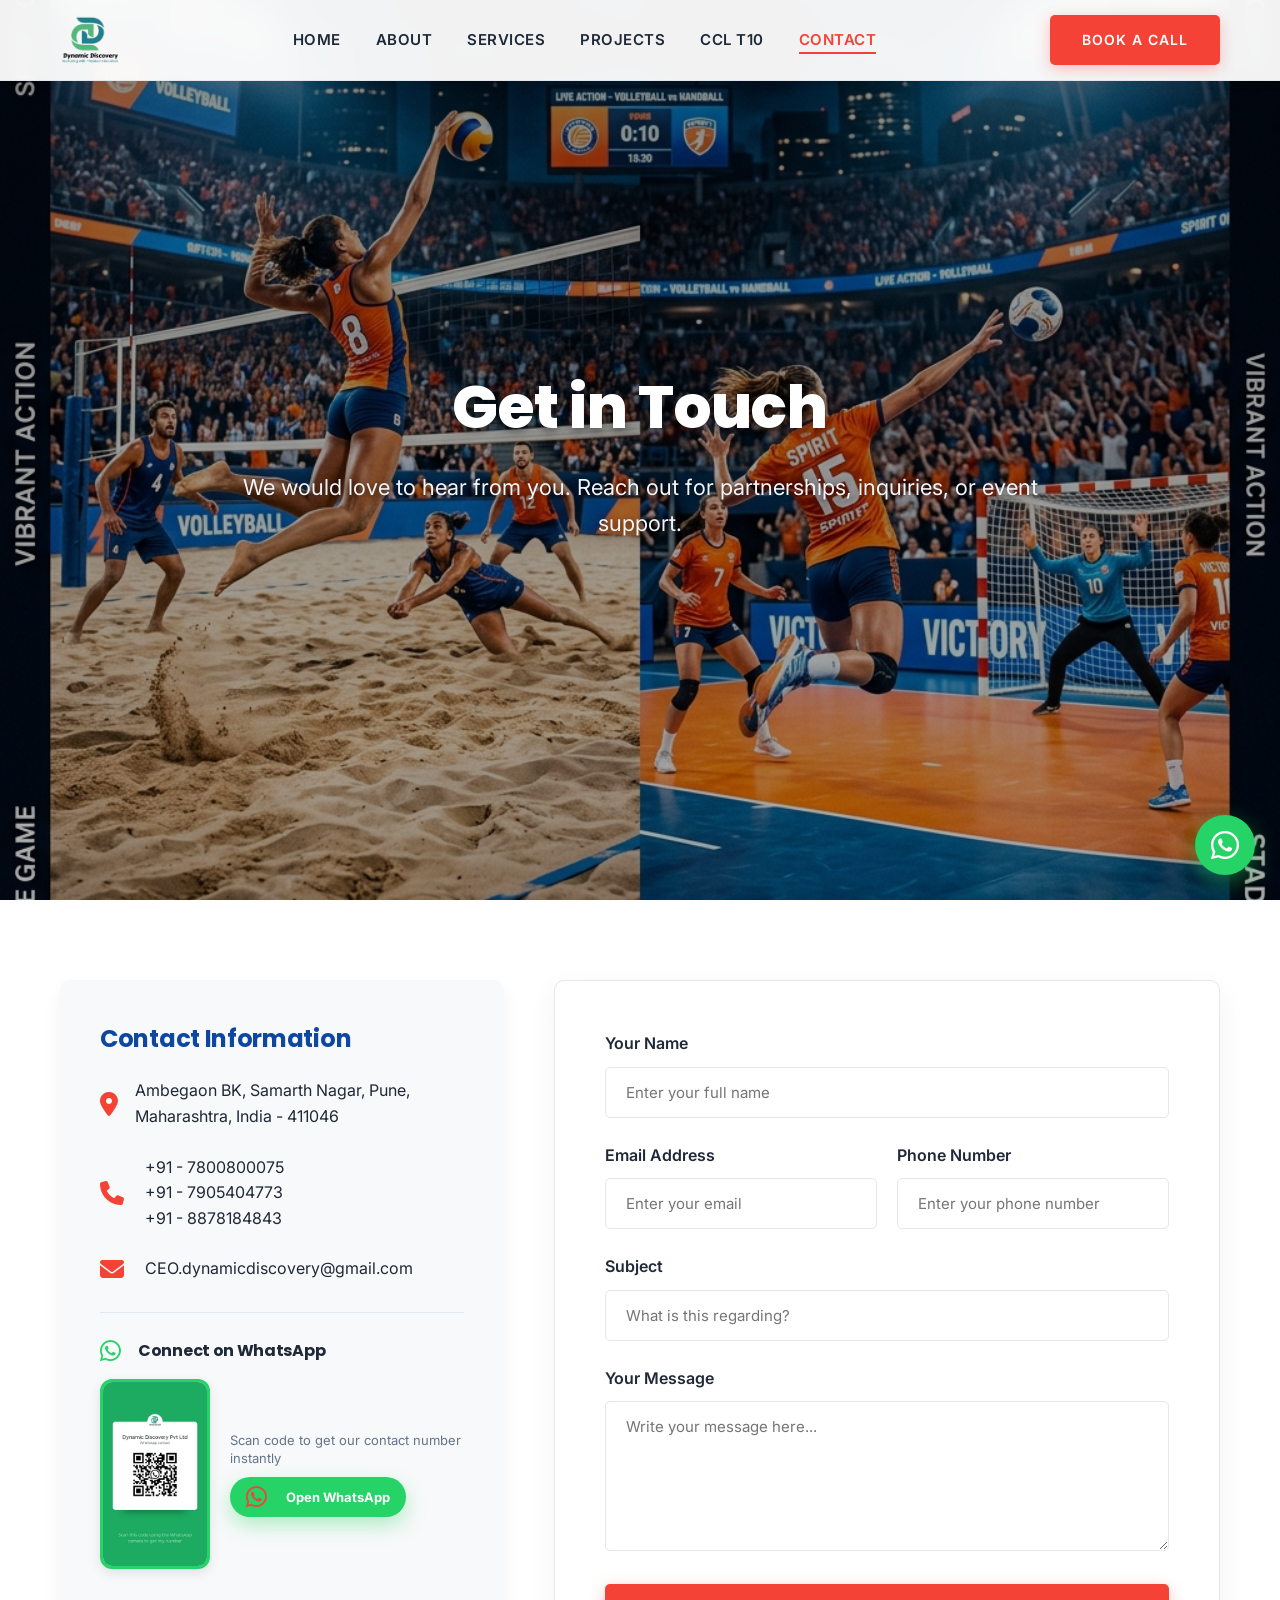
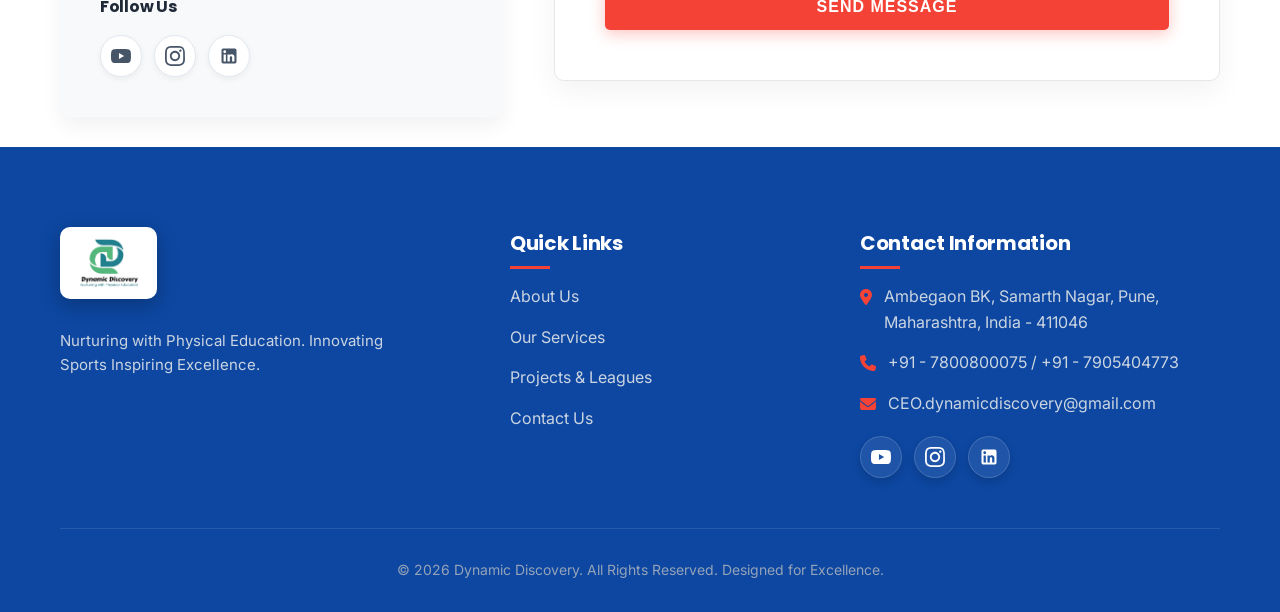
<file: contact.html>
<!DOCTYPE html>
<html lang="en">
<head>
<meta charset="UTF-8">
<meta name="viewport" content="width=device-width, initial-scale=1.0">
<title>Contact | Dynamic Discovery</title>
<link rel="stylesheet" href="https://cdnjs.cloudflare.com/ajax/libs/font-awesome/6.5.1/css/all.min.css">
<link rel="stylesheet" href="assets/css/style.css">
<link rel="stylesheet" href="assets/css/contact.css">
<link rel="stylesheet" href="assets/css/responsive.css">
</head>
<body>

<header class="main-header">
    <div class="container">
        <div class="logo">
            <a href="index.html">
                <img src="assets/images/dynamiclogo.png.png" alt="Dynamic Discovery Logo">
            </a>
        </div>
        <div class="mobile-toggle"><i class="fa-solid fa-bars"></i></div>
        <nav class="navbar">
            <ul>
                <li><a href="index.html">Home</a></li>
                <li><a href="about.html">About</a></li>
                <li><a href="services.html">Services</a></li>
                <li><a href="projects.html">Projects</a></li>
                <li><a href="ccl10.html">CCL T10</a></li>
                <li><a href="contact.html" class="active">Contact</a></li>
            </ul>
        </nav>
        <div class="header-action">
            <a href="contact.html" class="primary-btn">Book a Call</a>
        </div>
    </div>
</header>

<section class="inner-banner" style="background: url('assets/images/sports_banner.png') center/cover no-repeat; position: relative; width: 100%; min-height: 100vh; display: flex; align-items: center; justify-content: center;">
    <div style="position: absolute; inset: 0; background: linear-gradient(to bottom, rgba(0,0,0,0.45) 0%, rgba(0,0,0,0.3) 100%);"></div>
    <div class="container" style="position: relative; z-index: 1; text-align: center;">
        <h1 style="color: #ffffff; font-size: 60px; font-weight: 800; text-shadow: 0 2px 10px rgba(0,0,0,0.5);">Get in Touch</h1>
        <p style="color: #f1f5f9; font-size: 22px; max-width: 800px; margin: 15px auto 0; text-shadow: 0 1px 6px rgba(0,0,0,0.5); line-height: 1.6;">We would love to hear from you. Reach out for partnerships, inquiries, or event support.</p>
    </div>
</section>

<section class="section-padding">
    <div class="container">
        <div class="contact-wrapper">
            <div class="contact-info-card">
                <h3>Contact Information</h3>
                <p>
                    <i class="fa-solid fa-location-dot"></i>
                    <span>Ambegaon BK, Samarth Nagar, Pune, Maharashtra, India - 411046</span>
                </p>
                <p>
                    <i class="fa-solid fa-phone"></i>
                    <span>+91 - 7800800075<br>+91 - 7905404773<br>+91 - 8878184843</span>
                </p>
                <p>
                    <i class="fa-solid fa-envelope"></i>
                    <span>CEO.dynamicdiscovery@gmail.com</span>
                </p>
                <div style="margin-top: 30px; border-top: 1px solid #e2e8f0; padding-top: 25px;">
                    <h4 style="margin-bottom: 15px; color: var(--text-dark); display: flex; align-items: center; gap: 8px;">
                        <i class="fa-brands fa-whatsapp" style="color: #25d366; font-size: 24px;"></i> Connect on WhatsApp
                    </h4>
                    <div style="display: flex; gap: 20px; align-items: center;">
                        <img src="assets/images/whatsapp_qr.png" alt="WhatsApp QR Code" style="width: 110px; border-radius: 12px; border: 3px solid #25d366; box-shadow: 0 4px 12px rgba(0,0,0,0.1);">
                        <div>
                            <p style="font-size: 13px; color: #64748b; margin-bottom: 10px; line-height: 1.4;">Scan code to get our contact number instantly</p>
                            <a href="https://wa.me/qr/GG3N3EUP7WODK1" target="_blank" class="whatsapp-btn" style="padding: 8px 16px; font-size: 13px;">
                                <i class="fa-brands fa-whatsapp"></i> Open WhatsApp
                            </a>
                        </div>
                    </div>
                </div>
                
                <div style="margin-top: 25px;">
                    <h4 style="margin-bottom: 15px; color: var(--text-dark);">Follow Us</h4>
                    <div class="social-links">
                        <a href="https://youtube.com/@dynamicdiscoverypvtltd?si=uwCLQw_Umoz6T1I6" target="_blank" rel="noopener noreferrer" class="social-icon-btn youtube" aria-label="YouTube Channel">
                            <svg viewBox="0 0 24 24" width="20" height="20" fill="currentColor">
                                <path d="M23.498 6.186a3.016 3.016 0 0 0-2.122-2.136C19.505 3.545 12 3.545 12 3.545s-7.505 0-9.377.505A3.017 3.017 0 0 0 .502 6.186C0 8.07 0 12 0 12s0 3.93.502 5.814a3.016 3.016 0 0 0 2.122 2.136c1.871.505 9.376.505 9.376.505s7.505 0 9.377-.505a3.015 3.015 0 0 0 2.122-2.136C24 15.93 24 12 24 12s0-3.93-.502-5.814zM9.545 15.568V8.432L15.818 12l-6.273 3.568z"/>
                            </svg>
                        </a>
                        <a href="https://www.instagram.com/dynamic.discovery?stkn=c2Jzd2hodzl0b2Vj" target="_blank" rel="noopener noreferrer" class="social-icon-btn instagram" aria-label="Instagram">
                            <svg viewBox="0 0 24 24" width="20" height="20" fill="currentColor">
                                <path d="M12 2.163c3.204 0 3.584.012 4.85.07 3.252.148 4.771 1.691 4.919 4.919.058 1.265.069 1.645.069 4.849 0 3.205-.012 3.584-.069 4.849-.149 3.225-1.664 4.771-4.919 4.919-1.266.058-1.644.07-4.85.07-3.204 0-3.584-.012-4.849-.07-3.26-.149-4.771-1.699-4.919-4.92-.058-1.265-.07-1.644-.07-4.849 0-3.204.013-3.583.07-4.849.149-3.227 1.664-4.771 4.919-4.919 1.266-.057 1.645-.069 4.849-.069zm0-2.163c-3.259 0-3.667.014-4.947.072-4.358.2-6.78 2.618-6.98 6.98-.059 1.281-.073 1.689-.073 4.948 0 3.259.014 3.668.072 4.948.2 4.358 2.618 6.78 6.98 6.98 1.281.058 1.689.072 4.948.072 3.259 0 3.668-.014 4.948-.072 4.354-.2 6.782-2.618 6.979-6.98.059-1.28.073-1.689-.073-4.948 0-3.259-.014-3.667-.072-4.947-.196-4.354-2.617-6.78-6.979-6.98-1.281-.059-1.69-.073-4.949-.073zm0 5.838c-3.403 0-6.162 2.759-6.162 6.162s2.759 6.163 6.162 6.163 6.162-2.759 6.162-6.163c0-3.403-2.759-6.162-6.162-6.162zm0 10.162c-2.209 0-4-1.79-4-4 0-2.209 1.791-4 4-4s4 1.791 4 4c0 2.21-1.791 4-4 4zm6.406-11.845c-.796 0-1.441.645-1.441 1.44s.645 1.44 1.441 1.44c.795 0 1.439-.645 1.439-1.44s-.644-1.44-1.439-1.44z"/>
                            </svg>
                        </a>
                        <a href="https://www.linkedin.com/in/dynamic-discovery-328b81310/" target="_blank" rel="noopener noreferrer" class="social-icon-btn linkedin" aria-label="LinkedIn">
                            <svg viewBox="0 0 24 24" width="19" height="19" fill="currentColor">
                                <path d="M19 3a2 2 0 0 1 2 2v14a2 2 0 0 1-2 2H5a2 2 0 0 1-2-2V5a2 2 0 0 1 2-2h14m-.5 15.5v-5.3a3.26 3.26 0 0 0-3.26-3.26c-.85 0-1.84.52-2.28 1.3v-1.11h-2.79v8.37h2.79v-4.93c0-.77.62-1.4 1.39-1.4a1.4 1.4 0 0 1 1.4 1.4v4.93h2.75M6.88 8.56a1.68 1.68 0 0 0 1.68-1.68c0-.93-.75-1.69-1.68-1.69a1.69 1.69 0 0 0-1.69 1.69c0 .93.76 1.68 1.69 1.68m1.39 9.94v-8.37H5.5v8.37h2.77z"/>
                            </svg>
                        </a>
                    </div>
                </div>
            </div>

            <div class="contact-form-card">
                <form action="#" method="POST">
                    <div class="form-group">
                        <label for="name">Your Name</label>
                        <input type="text" id="name" class="form-control" placeholder="Enter your full name" required>
                    </div>
                    <div class="grid-2" style="gap: 20px; align-items: start;">
                        <div class="form-group">
                            <label for="email">Email Address</label>
                            <input type="email" id="email" class="form-control" placeholder="Enter your email" required>
                        </div>
                        <div class="form-group">
                            <label for="phone">Phone Number</label>
                            <input type="tel" id="phone" class="form-control" placeholder="Enter your phone number">
                        </div>
                    </div>
                    <div class="form-group">
                        <label for="subject">Subject</label>
                        <input type="text" id="subject" class="form-control" placeholder="What is this regarding?" required>
                    </div>
                    <div class="form-group">
                        <label for="message">Your Message</label>
                        <textarea id="message" class="form-control" placeholder="Write your message here..." required></textarea>
                    </div>
                    <button type="submit" class="primary-btn" style="width: 100%; border: none; cursor: pointer; font-size: 16px;">Send Message</button>
                </form>
            </div>
        </div>
    </div>
</section>

<footer class="main-footer">
    <div class="container">
        <div class="grid-3">
            <div class="footer-box">
                <div class="footer-logo-box">
                    <img src="assets/images/dynamiclogo.png.png" alt="Dynamic Discovery Logo">
                </div>
                <p style="display: block; color: #cbd5e1; font-size: 15px; line-height: 1.6;">Nurturing with Physical Education. Innovating Sports Inspiring Excellence.</p>
            </div>
            
            <div class="footer-box" style="padding-left: 50px;">
                <h3>Quick Links</h3>
                <ul>
                    <li><a href="about.html">About Us</a></li>
                    <li><a href="services.html">Our Services</a></li>
                    <li><a href="projects.html">Projects & Leagues</a></li>
                    <li><a href="contact.html">Contact Us</a></li>
                </ul>
            </div>
            
            <div class="footer-box">
                <h3>Contact Information</h3>
                <p><i class="fa-solid fa-location-dot"></i> Ambegaon BK, Samarth Nagar, Pune, Maharashtra, India - 411046</p>
                <p><i class="fa-solid fa-phone"></i> +91 - 7800800075 / +91 - 7905404773</p>
                <p><i class="fa-solid fa-envelope"></i> CEO.dynamicdiscovery@gmail.com</p>
                
                <div class="social-icons-wrapper">
                    <a href="https://youtube.com/@dynamicdiscoverypvtltd?si=uwCLQw_Umoz6T1I6" target="_blank" rel="noopener noreferrer" class="social-icon-btn youtube" aria-label="YouTube Channel">
                        <svg viewBox="0 0 24 24" width="20" height="20" fill="currentColor">
                            <path d="M23.498 6.186a3.016 3.016 0 0 0-2.122-2.136C19.505 3.545 12 3.545 12 3.545s-7.505 0-9.377.505A3.017 3.017 0 0 0 .502 6.186C0 8.07 0 12 0 12s0 3.93.502 5.814a3.016 3.016 0 0 0 2.122 2.136c1.871.505 9.376.505 9.376.505s7.505 0 9.377-.505a3.015 3.015 0 0 0 2.122-2.136C24 15.93 24 12 24 12s0-3.93-.502-5.814zM9.545 15.568V8.432L15.818 12l-6.273 3.568z"/>
                        </svg>
                    </a>
                    <a href="https://www.instagram.com/dynamic.discovery?stkn=c2Jzd2hodzl0b2Vj" target="_blank" rel="noopener noreferrer" class="social-icon-btn instagram" aria-label="Instagram">
                        <svg viewBox="0 0 24 24" width="20" height="20" fill="currentColor">
                            <path d="M12 2.163c3.204 0 3.584.012 4.85.07 3.252.148 4.771 1.691 4.919 4.919.058 1.265.069 1.645.069 4.849 0 3.205-.012 3.584-.069 4.849-.149 3.225-1.664 4.771-4.919 4.919-1.266.058-1.644.07-4.85.07-3.204 0-3.584-.012-4.849-.07-3.26-.149-4.771-1.699-4.919-4.92-.058-1.265-.07-1.644-.07-4.849 0-3.204.013-3.583.07-4.849.149-3.227 1.664-4.771 4.919-4.919 1.266-.057 1.645-.069 4.849-.069zm0-2.163c-3.259 0-3.667.014-4.947.072-4.358.2-6.78 2.618-6.98 6.98-.059 1.281-.073 1.689-.073 4.948 0 3.259.014 3.668.072 4.948.2 4.358 2.618 6.78 6.98 6.98 1.281.058 1.689.072 4.948.072 3.259 0 3.668-.014 4.948-.072 4.354-.2 6.782-2.618 6.979-6.98.059-1.28.073-1.689-.073-4.948 0-3.259-.014-3.667-.072-4.947-.196-4.354-2.617-6.78-6.979-6.98-1.281-.059-1.69-.073-4.949-.073zm0 5.838c-3.403 0-6.162 2.759-6.162 6.162s2.759 6.163 6.162 6.163 6.162-2.759 6.162-6.163c0-3.403-2.759-6.162-6.162-6.162zm0 10.162c-2.209 0-4-1.79-4-4 0-2.209 1.791-4 4-4s4 1.791 4 4c0 2.21-1.791 4-4 4zm6.406-11.845c-.796 0-1.441.645-1.441 1.44s.645 1.44 1.441 1.44c.795 0 1.439-.645 1.439-1.44s-.644-1.44-1.439-1.44z"/>
                        </svg>
                    </a>
                    <a href="https://www.linkedin.com/in/dynamic-discovery-328b81310/" target="_blank" rel="noopener noreferrer" class="social-icon-btn linkedin" aria-label="LinkedIn">
                        <svg viewBox="0 0 24 24" width="19" height="19" fill="currentColor">
                            <path d="M19 3a2 2 0 0 1 2 2v14a2 2 0 0 1-2 2H5a2 2 0 0 1-2-2V5a2 2 0 0 1 2-2h14m-.5 15.5v-5.3a3.26 3.26 0 0 0-3.26-3.26c-.85 0-1.84.52-2.28 1.3v-1.11h-2.79v8.37h2.79v-4.93c0-.77.62-1.4 1.39-1.4a1.4 1.4 0 0 1 1.4 1.4v4.93h2.75M6.88 8.56a1.68 1.68 0 0 0 1.68-1.68c0-.93-.75-1.69-1.68-1.69a1.69 1.69 0 0 0-1.69 1.69c0 .93.76 1.68 1.69 1.68m1.39 9.94v-8.37H5.5v8.37h2.77z"/>
                        </svg>
                    </a>
                </div>
            </div>
        </div>
        <div class="footer-bottom">
            <p>&copy; 2026 Dynamic Discovery. All Rights Reserved. Designed for Excellence.</p>
        </div>
    </div>
</footer>

<!-- Floating WhatsApp Button -->
<a href="https://wa.me/qr/GG3N3EUP7WODK1" target="_blank" class="whatsapp-float" aria-label="Chat on WhatsApp">
    <i class="fa-brands fa-whatsapp"></i>
</a>

<script src="assets/js/main.js"></script>
</body>
</html>
</file>
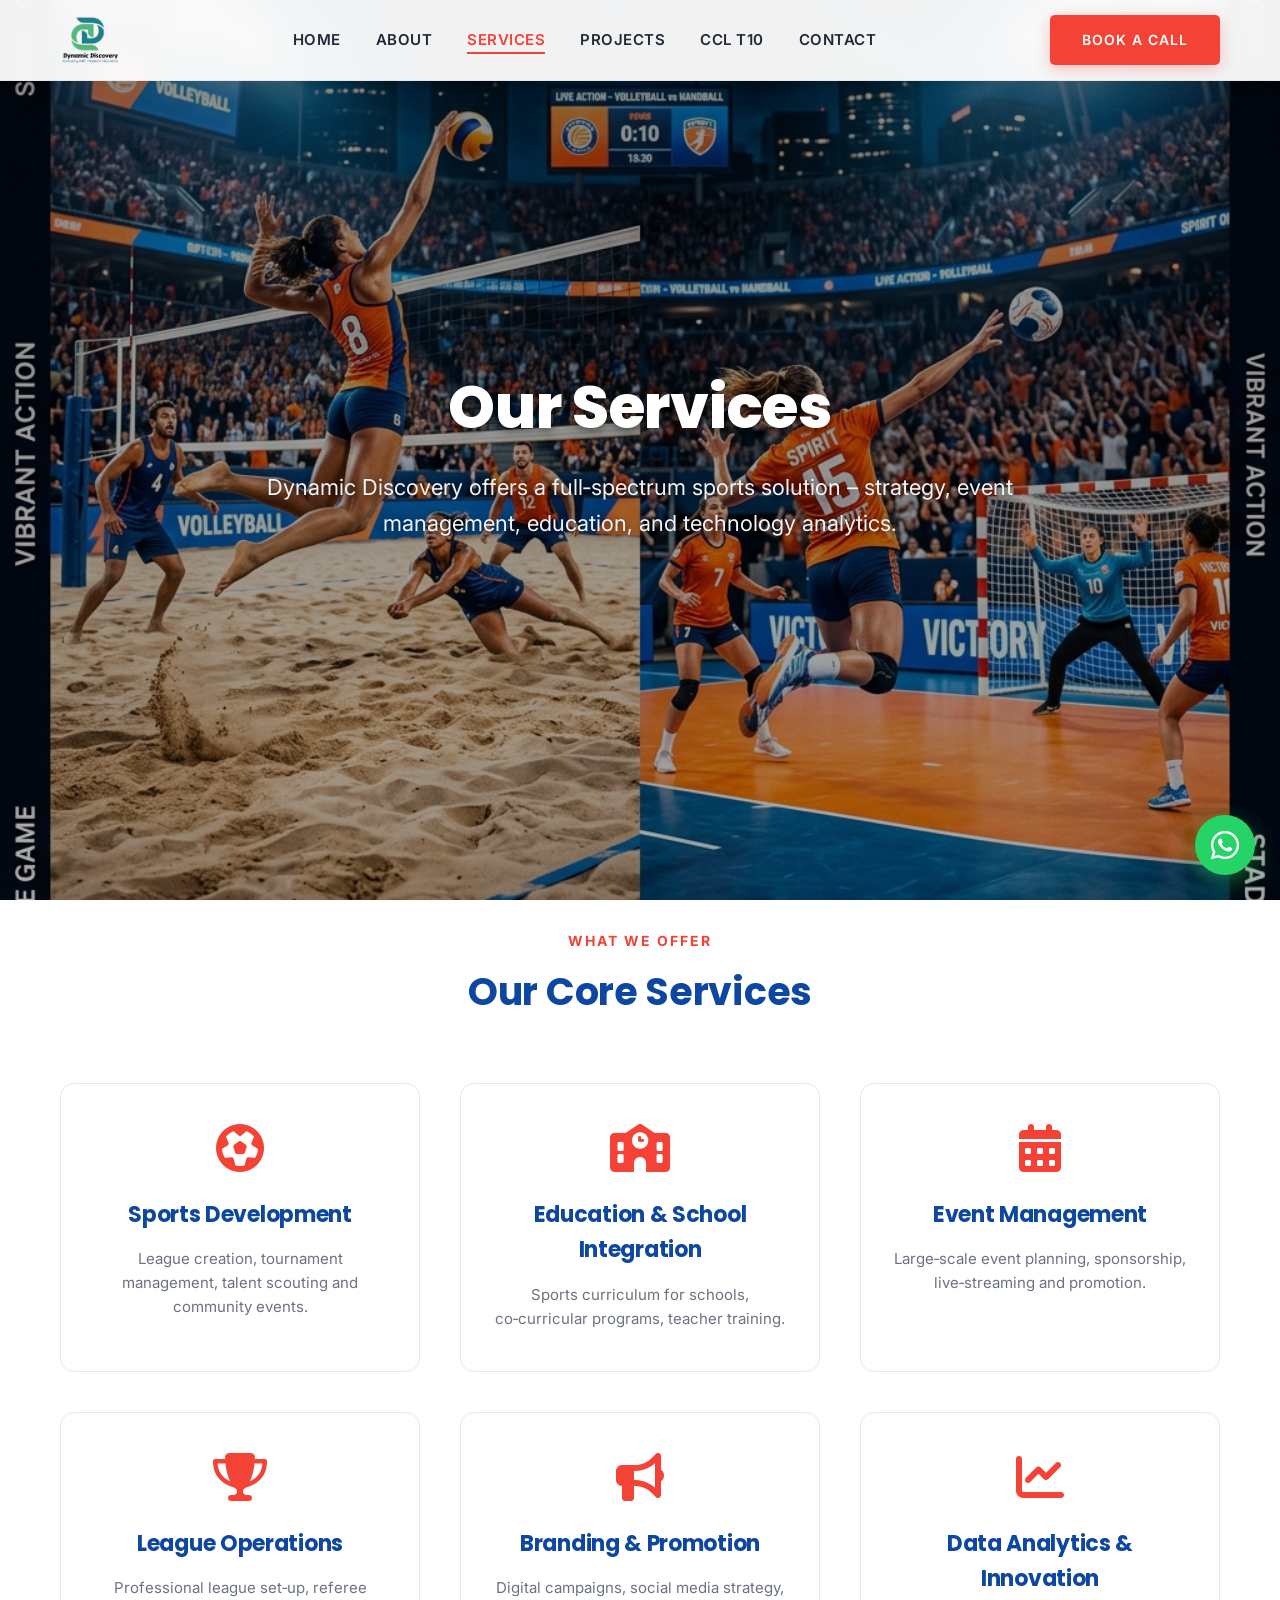
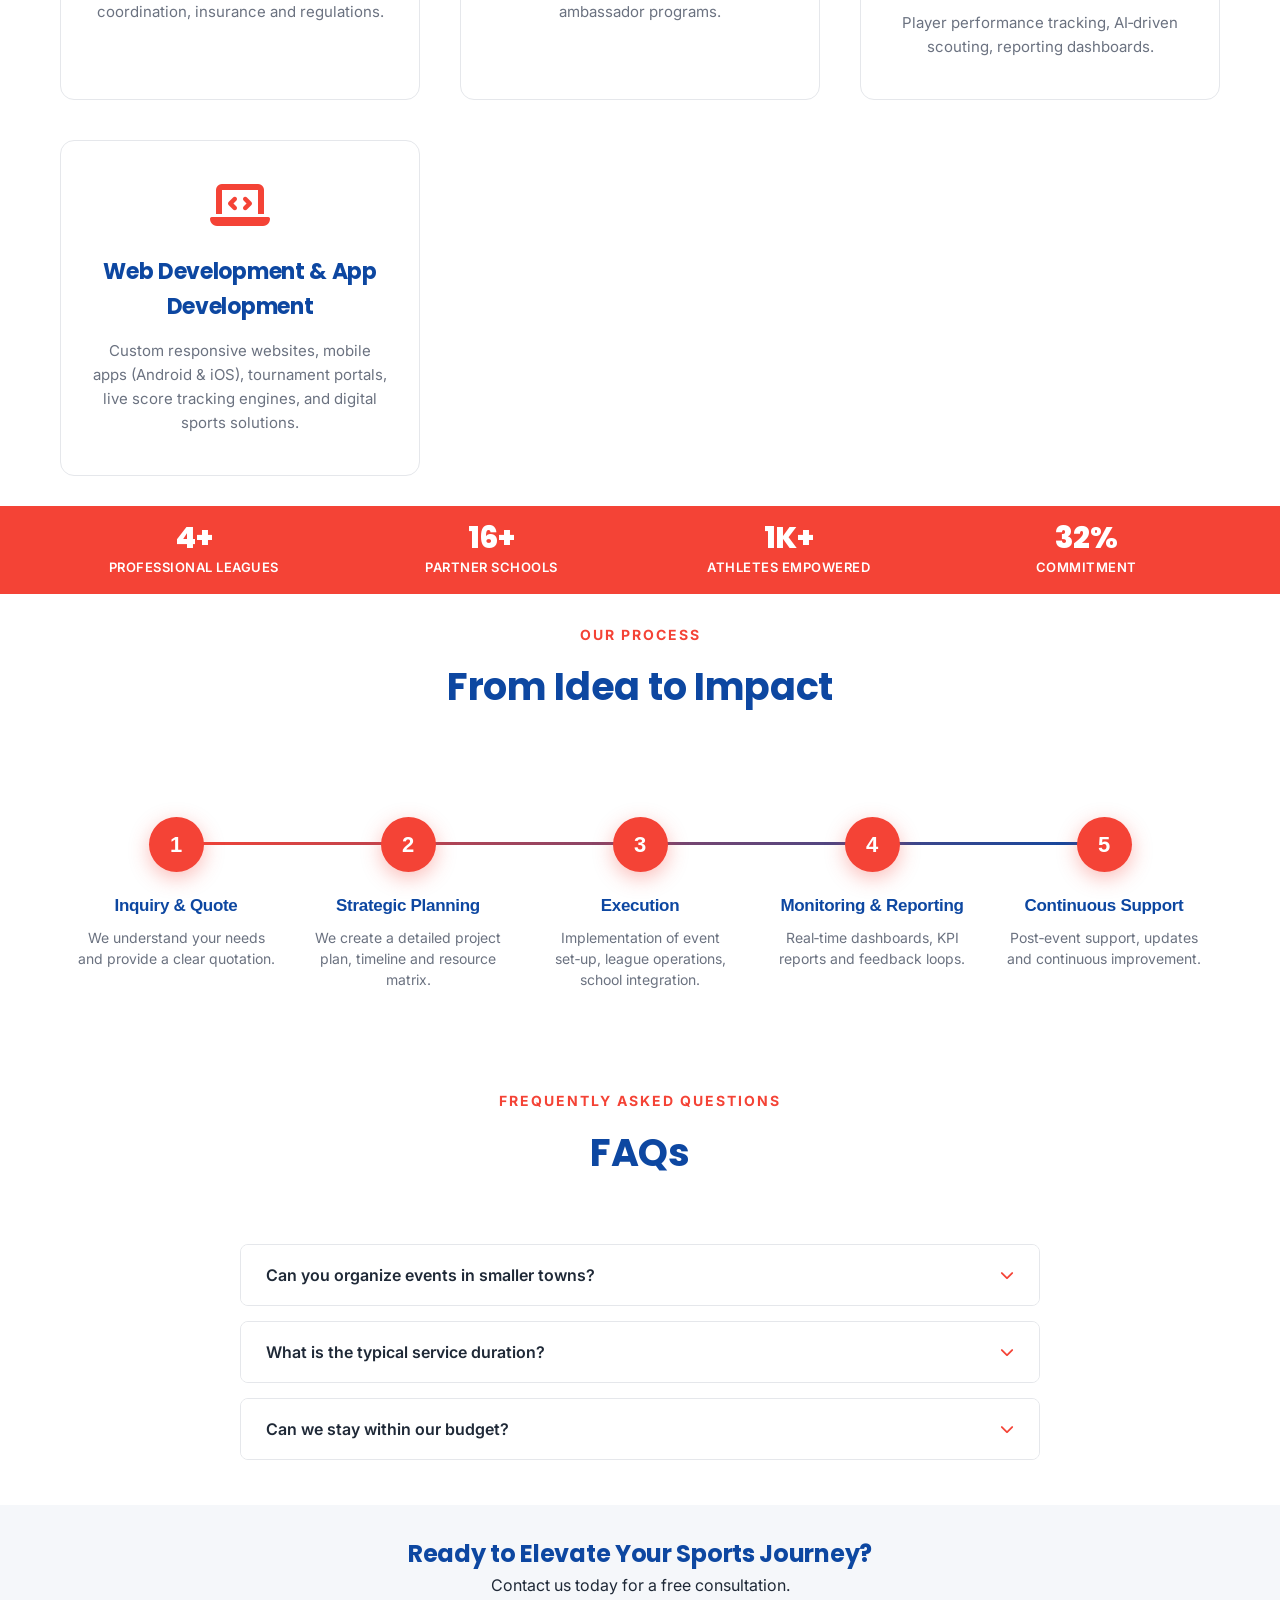
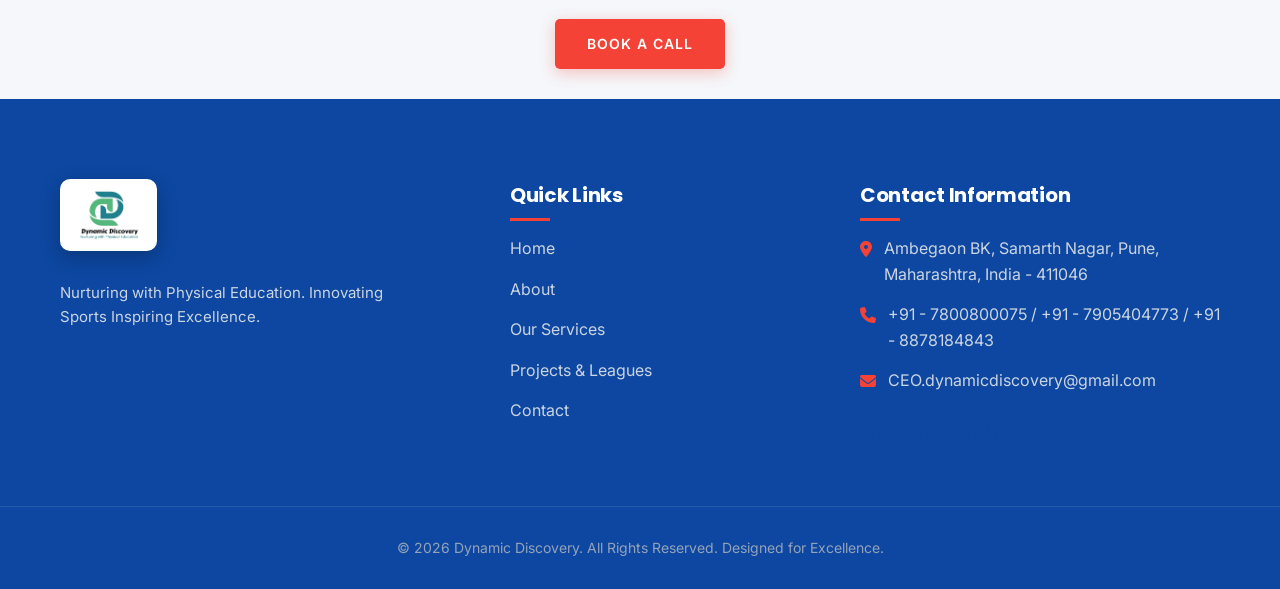
<file: services.html>
<!DOCTYPE html>
<html lang="en">
<head>
    <meta charset="UTF-8">
    <meta name="viewport" content="width=device-width, initial-scale=1.0">
    <title>Our Services | Dynamic Discovery</title>
    <link rel="preconnect" href="https://fonts.googleapis.com">
    <link rel="preconnect" href="https://fonts.gstatic.com" crossorigin>
    <link href="https://fonts.googleapis.com/css2?family=Poppins:wght@400;500;600;700;800;900&family=Inter:wght@300;400;500;600;700&display=swap" rel="stylesheet">
    <link rel="stylesheet" href="https://cdnjs.cloudflare.com/ajax/libs/font-awesome/6.5.1/css/all.min.css">
    <link rel="stylesheet" href="assets/css/style.css">
    <link rel="stylesheet" href="assets/css/responsive.css">
    <link rel="stylesheet" href="assets/css/services.css">
</head>
<body>
    <!-- Header (same as other pages) -->
    <header class="main-header">
        <div class="container">
            <div class="logo">
                <a href="index.html"><img src="assets/images/dynamiclogo.png.png" alt="Dynamic Discovery Logo"></a>
            </div>
            <div class="mobile-toggle"><i class="fa-solid fa-bars"></i></div>
            <nav class="navbar">
                <ul>
                    <li><a href="index.html">Home</a></li>
                    <li><a href="about.html">About</a></li>
                    <li><a href="services.html" class="active">Services</a></li>
                    <li><a href="projects.html">Projects</a></li>
                    <li><a href="ccl10.html">CCL T10</a></li>
                    <li><a href="contact.html">Contact</a></li>
                </ul>
            </nav>
            <div class="header-action"><a href="contact.html" class="primary-btn">Book a Call</a></div>
        </div>
    </header>

    <!-- Hero Section -->
    <section class="inner-banner" style="background: url('assets/images/sports_banner.png') center/cover no-repeat; position: relative; width: 100%; min-height: 100vh; display: flex; align-items: center; justify-content: center;">
        <div style="position: absolute; inset: 0; background: linear-gradient(to bottom, rgba(0,0,0,0.45) 0%, rgba(0,0,0,0.3) 100%);"></div>
        <div class="container" style="position: relative; z-index: 1; text-align: center;">
            <h1 style="color: #ffffff; font-size: 60px; font-weight: 800; text-shadow: 0 2px 10px rgba(0,0,0,0.5);">Our Services</h1>
            <p style="color: #f1f5f9; font-size: 22px; max-width: 800px; margin: 15px auto 0; text-shadow: 0 1px 6px rgba(0,0,0,0.5); line-height: 1.6;">Dynamic Discovery offers a full‑spectrum sports solution – strategy, event management, education, and technology analytics.</p>
        </div>
    </section>

    <!-- Services Grid -->
    <section class="section-padding">
        <div class="container">
            <div class="section-title">
                <span>What We Offer</span>
                <h2>Our Core Services</h2>
            </div>
            <div class="services-grid grid-3">
                <div class="service-card">
                    <i class="fa-solid fa-futbol"></i>
                    <h3>Sports Development</h3>
                    <p>League creation, tournament management, talent scouting and community events.</p>
                </div>
                <div class="service-card">
                    <i class="fa-solid fa-school"></i>
                    <h3>Education & School Integration</h3>
                    <p>Sports curriculum for schools, co‑curricular programs, teacher training.</p>
                </div>
                <div class="service-card">
                    <i class="fa-solid fa-calendar-days"></i>
                    <h3>Event Management</h3>
                    <p>Large‑scale event planning, sponsorship, live‑streaming and promotion.</p>
                </div>
                <div class="service-card">
                    <i class="fa-solid fa-trophy"></i>
                    <h3>League Operations</h3>
                    <p>Professional league set‑up, referee coordination, insurance and regulations.</p>
                </div>
                <div class="service-card">
                    <i class="fa-solid fa-bullhorn"></i>
                    <h3>Branding & Promotion</h3>
                    <p>Digital campaigns, social media strategy, ambassador programs.</p>
                </div>
                <div class="service-card">
                    <i class="fa-solid fa-chart-line"></i>
                    <h3>Data Analytics & Innovation</h3>
                    <p>Player performance tracking, AI‑driven scouting, reporting dashboards.</p>
                </div>
                <div class="service-card">
                    <i class="fa-solid fa-laptop-code"></i>
                    <h3>Web Development & App Development</h3>
                    <p>Custom responsive websites, mobile apps (Android & iOS), tournament portals, live score tracking engines, and digital sports solutions.</p>
                </div>
            </div>
        </div>
    </section>

    <!-- Why Choose Us (Stats Bar - Compact Slim Red Strip with Auto Counter) -->
    <section class="stats-section" style="padding: 14px 0; background: var(--primary); color: #ffffff;">
        <div class="container">
            <div class="grid-4" style="text-align: center; align-items: center;">
                <div style="padding: 2px 0;">
                    <h2 data-target="15+" style="color: #ffffff; font-size: 30px; margin: 0; font-weight: 800; font-family: 'Poppins', sans-serif; line-height: 1.1;">0+</h2>
                    <p style="font-size: 13px; font-weight: 600; color: #ffffff; text-transform: uppercase; letter-spacing: 0.5px; margin-top: 2px;">Professional Leagues</p>
                </div>
                <div style="padding: 2px 0;">
                    <h2 data-target="50+" style="color: #ffffff; font-size: 30px; margin: 0; font-weight: 800; font-family: 'Poppins', sans-serif; line-height: 1.1;">0+</h2>
                    <p style="font-size: 13px; font-weight: 600; color: #ffffff; text-transform: uppercase; letter-spacing: 0.5px; margin-top: 2px;">Partner Schools</p>
                </div>
                <div style="padding: 2px 0;">
                    <h2 data-target="5K+" style="color: #ffffff; font-size: 30px; margin: 0; font-weight: 800; font-family: 'Poppins', sans-serif; line-height: 1.1;">0K+</h2>
                    <p style="font-size: 13px; font-weight: 600; color: #ffffff; text-transform: uppercase; letter-spacing: 0.5px; margin-top: 2px;">Athletes Empowered</p>
                </div>
                <div style="padding: 2px 0;">
                    <h2 data-target="100%" style="color: #ffffff; font-size: 30px; margin: 0; font-weight: 800; font-family: 'Poppins', sans-serif; line-height: 1.1;">0%</h2>
                    <p style="font-size: 13px; font-weight: 600; color: #ffffff; text-transform: uppercase; letter-spacing: 0.5px; margin-top: 2px;">Commitment</p>
                </div>
            </div>
        </div>
    </section>

    <!-- Process Timeline -->
    <section class="section-padding bg-gray">
        <div class="container">
            <div class="section-title">
                <span>Our Process</span>
                <h2>From Idea to Impact</h2>
            </div>
            <div class="process-timeline">
                <div class="step">
                    <div class="step-number">1</div>
                    <h4>Inquiry & Quote</h4>
                    <p>We understand your needs and provide a clear quotation.</p>
                </div>
                <div class="step">
                    <div class="step-number">2</div>
                    <h4>Strategic Planning</h4>
                    <p>We create a detailed project plan, timeline and resource matrix.</p>
                </div>
                <div class="step">
                    <div class="step-number">3</div>
                    <h4>Execution</h4>
                    <p>Implementation of event set‑up, league operations, school integration.</p>
                </div>
                <div class="step">
                    <div class="step-number">4</div>
                    <h4>Monitoring & Reporting</h4>
                    <p>Real‑time dashboards, KPI reports and feedback loops.</p>
                </div>
                <div class="step">
                    <div class="step-number">5</div>
                    <h4>Continuous Support</h4>
                    <p>Post‑event support, updates and continuous improvement.</p>
                </div>
            </div>
        </div>
    </section>

    <!-- FAQ Accordion -->
    <section class="section-padding">
        <div class="container">
            <div class="section-title">
                <span>Frequently Asked Questions</span>
                <h2>FAQs</h2>
            </div>
            <div class="accordion">
                <div class="accordion-item">
                    <button class="accordion-header">Can you organize events in smaller towns?</button>
                    <div class="accordion-body"><p>Yes, our teams work with local sports bodies and schools to manage small‑ to medium‑scale events.</p></div>
                </div>
                <div class="accordion-item">
                    <button class="accordion-header">What is the typical service duration?</button>
                    <div class="accordion-body"><p>Depending on scope, projects run from 1 to 12 months, with custom packages available.</p></div>
                </div>
                <div class="accordion-item">
                    <button class="accordion-header">Can we stay within our budget?</button>
                    <div class="accordion-body"><p>Absolutely – we provide budget‑friendly options during the pre‑scoping phase.</p></div>
                </div>
            </div>
        </div>
    </section>

    <!-- Call to Action -->
    <section class="section-padding" style="background:#f5f7fa; text-align:center;">
        <div class="container">
            <h2>Ready to Elevate Your Sports Journey?</h2>
            <p>Contact us today for a free consultation.</p>
            <a href="contact.html" class="primary-btn" style="margin-top:20px; display:inline-block;">Book a Call</a>
        </div>
    </section>

    <!-- Footer (same as other pages) -->
    <footer class="main-footer">
        <div class="container">
            <div class="grid-3">
                <div class="footer-box">
                    <div class="footer-logo-box">
                        <img src="assets/images/dynamiclogo.png.png" alt="Dynamic Discovery Logo">
                    </div>
                    <p style="display: block; color: #cbd5e1; font-size: 15px; line-height: 1.6;">Nurturing with Physical Education. Innovating Sports Inspiring Excellence.</p>
                </div>
                <div class="footer-box" style="padding-left:50px;">
                    <h3>Quick Links</h3>
                    <ul>
                        <li><a href="index.html">Home</a></li>
                        <li><a href="about.html">About</a></li>
                        <li><a href="services.html">Our Services</a></li>
                        <li><a href="projects.html">Projects &amp; Leagues</a></li>
                        <li><a href="contact.html">Contact</a></li>
                    </ul>
                </div>
                <div class="footer-box">
                    <h3>Contact Information</h3>
                    <p><i class="fa-solid fa-location-dot"></i> Ambegaon BK, Samarth Nagar, Pune, Maharashtra, India - 411046</p>
                    <p><i class="fa-solid fa-phone"></i> +91 - 7800800075 / +91 - 7905404773 / +91 - 8878184843</p>
                    <p><i class="fa-solid fa-envelope"></i> CEO.dynamicdiscovery@gmail.com</p>
                    <div class="social-icons-wrapper">
                        <a href="https://youtube.com/@dynamicdiscoverypvtltd?si=uwCLQw_Umoz6T1I6" target="_blank" rel="noopener noreferrer" class="social-icon-btn youtube" aria-label="YouTube Channel">
                            <svg viewBox="0 0 24 24" width="20" height="20" fill="currentColor">
                                <path d="M23.498 6.186a3.016 3.016 0 0 0-2.122-2.136C19.505 3.545 12 3.545 12 3.545s-7.505 0-9.377.505A3.017 3.017 0 0 0 .502 6.186C0 8.07 0 12 0 12s0 3.93.502 5.814a3.016 3.016 0 0 0 2.122 2.136c1.871.505 9.376.505 9.376.505s7.505 0 9.377-.505a3.015 3.015 0 0 0 2.122-2.136C24 15.93 24 12 24 12s0-3.93-.502-5.814zM9.545 15.568V8.432L15.818 12l-6.273 3.568z"/>
                            </svg>
                        </a>
                        <a href="https://www.instagram.com/dynamic.discovery?stkn=c2Jzd2hodzl0b2Vj" target="_blank" rel="noopener noreferrer" class="social-icon-btn instagram" aria-label="Instagram">
                            <svg viewBox="0 0 24 24" width="20" height="20" fill="currentColor">
                                <path d="M12 2.163c3.204 0 3.584.012 4.85.07 3.252.148 4.771 1.691 4.919 4.919.058 1.265.069 1.645.069 4.849 0 3.205-.012 3.584-.069 4.849-.149 3.225-1.664 4.771-4.919 4.919-1.266.058-1.644.07-4.85.07-3.204 0-3.584-.012-4.849-.07-3.26-.149-4.771-1.699-4.919-4.92-.058-1.265-.07-1.644-.07-4.849 0-3.204.013-3.583.07-4.849.149-3.227 1.664-4.771 4.919-4.919 1.266-.057 1.645-.069 4.849-.069zm0-2.163c-3.259 0-3.667.014-4.947.072-4.358.2-6.78 2.618-6.98 6.98-.059 1.281-.073 1.689-.073 4.948 0 3.259.014 3.668.072 4.948.2 4.358 2.618 6.78 6.98 6.98 1.281.058 1.689.072 4.948.072 3.259 0 3.668-.014 4.948-.072 4.354-.2 6.782-2.618 6.979-6.98.059-1.28.073-1.689-.073-4.948 0-3.259-.014-3.667-.072-4.947-.196-4.354-2.617-6.78-6.979-6.98-1.281-.059-1.69-.073-4.949-.073zm0 5.838c-3.403 0-6.162 2.759-6.162 6.162s2.759 6.163 6.162 6.163 6.162-2.759 6.162-6.163c0-3.403-2.759-6.162-6.162-6.162zm0 10.162c-2.209 0-4-1.79-4-4 0-2.209 1.791-4 4-4s4 1.791 4 4c0 2.21-1.791 4-4 4zm6.406-11.845c-.796 0-1.441.645-1.441 1.44s.645 1.44 1.441 1.44c.795 0 1.439-.645 1.439-1.44s-.644-1.44-1.439-1.44z"/>
                            </svg>
                        </a>
                        <a href="https://www.linkedin.com/in/dynamic-discovery-328b81310/" target="_blank" rel="noopener noreferrer" class="social-icon-btn linkedin" aria-label="LinkedIn">
                            <svg viewBox="0 0 24 24" width="19" height="19" fill="currentColor">
                                <path d="M19 3a2 2 0 0 1 2 2v14a2 2 0 0 1-2 2H5a2 2 0 0 1-2-2V5a2 2 0 0 1 2-2h14m-.5 15.5v-5.3a3.26 3.26 0 0 0-3.26-3.26c-.85 0-1.84.52-2.28 1.3v-1.11h-2.79v8.37h2.79v-4.93c0-.77.62-1.4 1.39-1.4a1.4 1.4 0 0 1 1.4 1.4v4.93h2.75M6.88 8.56a1.68 1.68 0 0 0 1.68-1.68c0-.93-.75-1.69-1.68-1.69a1.69 1.69 0 0 0-1.69 1.69c0 .93.76 1.68 1.69 1.68m1.39 9.94v-8.37H5.5v8.37h2.77z"/>
                            </svg>
                        </a>
                    </div>
                </div>
            </div>
        </div>
        <div class="footer-bottom">
            <p>&copy; 2026 Dynamic Discovery. All Rights Reserved. Designed for Excellence.</p>
        </div>
    </footer>

    <script src="assets/js/main.js"></script>

    <!-- Floating WhatsApp Button -->
    <a href="https://wa.me/qr/GG3N3EUP7WODK1" target="_blank" class="whatsapp-float" aria-label="Chat on WhatsApp">
        <i class="fa-brands fa-whatsapp"></i>
    </a>
</body>
</html>
</file>
<file: assets/css/style.css>
@import url('https://fonts.googleapis.com/css2?family=Poppins:wght@400;500;600;700;800;900&family=Inter:wght@300;400;500;600;700&display=swap');

:root {
    --primary: #f44336; /* Energetic red/orange */
    --secondary: #0d47a1; /* Deep navy */
    --bg-light: #ffffff;
    --bg-gray: #f8f9fa;
    --text-dark: #1f2937;
    --text-muted: #6b7280;
    --border-color: #e5e7eb;
}

* {
    margin: 0;
    padding: 0;
    box-sizing: border-box;
}

body {
    font-family: 'Inter', sans-serif;
    background: var(--bg-light);
    color: var(--text-dark);
    overflow-x: hidden;
    line-height: 1.6;
}

h1, h2, h3, h4, h5, h6 {
    font-family: 'Poppins', sans-serif;
    font-weight: 700;
    color: var(--secondary);
    letter-spacing: -0.3px;
}

a {
    text-decoration: none;
    color: inherit;
    transition: 0.3s;
}

ul {
    list-style: none;
}

img {
    max-width: 100%;
    display: block;
}

.container {
    width: 100%;
    max-width: 1300px;
    margin: auto;
    padding: 0 20px;
}

.section-padding {
    padding: 30px 0;
}

/* Header */
.main-header {
    position: fixed;
    top: 0;
    left: 0;
    width: 100%;
    z-index: 1000;
    padding: 15px 0;
    background: rgba(255, 255, 255, 0.95);
    backdrop-filter: blur(10px);
    border-bottom: 1px solid var(--border-color);
    box-shadow: 0 2px 10px rgba(0,0,0,0.05);
    transition: all 0.3s ease;
}

.main-header .container {
    display: flex;
    justify-content: space-between;
    align-items: center;
}

.logo img {
    height: 50px;
    width: auto;
    max-width: 250px;
    object-fit: contain;
}

.mobile-toggle {
    display: none;
}

.navbar ul {
    display: flex;
    gap: 35px;
}

.navbar ul li a {
    font-size: 15px;
    font-weight: 600;
    text-transform: uppercase;
    letter-spacing: 0.5px;
    color: var(--text-dark);
    position: relative;
    padding-bottom: 5px;
}

.navbar ul li a::after {
    content: '';
    position: absolute;
    bottom: 0;
    left: 0;
    width: 0%;
    height: 2px;
    background: var(--primary);
    transition: 0.3s;
}

.navbar ul li a:hover::after, .navbar ul li a.active::after {
    width: 100%;
}
.navbar ul li a:hover, .navbar ul li a.active {
    color: var(--primary);
}

/* Buttons */
.primary-btn {
    background: var(--primary);
    color: #fff;
    padding: 14px 32px;
    border-radius: 5px;
    display: inline-block;
    font-weight: 600;
    text-transform: uppercase;
    letter-spacing: 1px;
    font-size: 14px;
    box-shadow: 0 4px 15px rgba(244, 67, 54, 0.3);
}
.primary-btn:hover {
    background: #d32f2f;
    transform: translateY(-2px);
    color: #fff;
}

.secondary-btn {
    background: transparent;
    border: 2px solid var(--primary);
    color: var(--primary);
    padding: 12px 32px;
    border-radius: 5px;
    display: inline-block;
    font-weight: 600;
    text-transform: uppercase;
    letter-spacing: 1px;
    font-size: 14px;
}
.secondary-btn:hover {
    background: var(--primary);
    color: #fff;
}

/* Hero Section */
.hero-section {
    min-height: 85vh;
    display: flex;
    align-items: center;
    position: relative;
    padding: 150px 0 100px;
    background: url('../images/sports_banner.png') center/cover no-repeat;
    overflow: hidden;
}
.hero-overlay {
    position: absolute;
    top: 0; left: 0; width: 100%; height: 100%;
    background: linear-gradient(to right, rgba(255,255,255,0.98) 0%, rgba(255,255,255,0.85) 50%, rgba(13,71,161,0.2) 100%);
    z-index: 1;
}

.hero-content {
    position: relative;
    z-index: 2;
    max-width: 820px;
    animation: fadeInUp 1s ease;
}

.hero-content .subtitle {
    color: var(--primary);
    font-size: 14px;
    letter-spacing: 2px;
    text-transform: uppercase;
    font-weight: 700;
    margin-bottom: 15px;
    display: block;
}

.hero-content h1 {
    font-size: 54px;
    line-height: 1.2;
    margin-bottom: 20px;
    color: var(--secondary);
}

.hero-content p {
    font-size: 18px;
    color: var(--text-dark);
    margin-bottom: 30px;
    font-weight: 400;
    max-width: 720px;
}

.hero-buttons {
    display: flex;
    gap: 15px;
}

/* Marquee Section */
.marquee-container {
    background: var(--secondary);
    color: #fff;
    padding: 20px 0;
    overflow: hidden;
    display: flex;
    white-space: nowrap;
    position: relative;
}
.marquee-content {
    display: flex;
    animation: marqueeScroll 20s linear infinite;
    align-items: center;
}
.marquee-content span {
    font-size: 20px;
    font-family: 'Outfit', sans-serif;
    font-weight: 600;
    text-transform: uppercase;
    margin: 0 30px;
    display: flex;
    align-items: center;
}
.marquee-content span::after {
    content: '•';
    color: var(--primary);
    margin-left: 60px;
    font-size: 30px;
    line-height: 0;
}
@keyframes marqueeScroll {
    0% { transform: translateX(0); }
    100% { transform: translateX(-50%); }
}

/* Section Titles */
.section-title {
    text-align: center;
    margin-bottom: 60px;
}
.section-title.left {
    text-align: left;
    margin-bottom: 30px;
}
.section-title span {
    color: var(--primary);
    font-size: 14px;
    text-transform: uppercase;
    letter-spacing: 2px;
    font-weight: 700;
    display: block;
    margin-bottom: 10px;
}
.section-title h2 {
    font-size: 42px;
    color: var(--secondary);
}

/* Grids */
.grid-2 { display: grid; grid-template-columns: 1fr 1fr; gap: 60px; align-items: center; }
.grid-3 { display: grid; grid-template-columns: repeat(3, 1fr); gap: 40px; }
.grid-4 { display: grid; grid-template-columns: repeat(4, 1fr); gap: 30px; }

/* Dual Container Styling (Alternating) */
.dual-section {
    padding: 100px 0;
}
.dual-section.bg-gray {
    background: var(--bg-gray);
}
.dual-content p {
    color: var(--text-muted);
    font-size: 17px;
    margin-bottom: 20px;
}
.dual-image img {
    border-radius: 10px;
    box-shadow: 0 20px 40px rgba(0,0,0,0.1);
    transition: 0.4s;
}
.dual-image img:hover {
    transform: scale(1.02);
}
.list-check li {
    margin-bottom: 15px;
    font-size: 16px;
    display: flex;
    align-items: center;
    gap: 15px;
    color: var(--text-dark);
    font-weight: 500;
}
.list-check li i {
    color: var(--primary);
    font-size: 20px;
}

/* Cards (Events & Services) */
.service-card {
    background: #fff;
    padding: 40px 30px;
    border-radius: 14px;
    border: 1px solid var(--border-color);
    text-align: center;
    transition: transform 0.4s cubic-bezier(0.165, 0.84, 0.44, 1), box-shadow 0.4s cubic-bezier(0.165, 0.84, 0.44, 1), border-color 0.4s ease;
    position: relative;
    overflow: hidden;
}
.service-card::before {
    content: '';
    position: absolute;
    top: 0;
    left: 0;
    width: 100%;
    height: 4px;
    background: linear-gradient(90deg, var(--primary), var(--secondary));
    transform: scaleX(0);
    transform-origin: left;
    transition: transform 0.4s ease;
}
.service-card:hover::before {
    transform: scaleX(1);
}
.service-card:hover {
    box-shadow: 0 20px 40px rgba(13, 71, 161, 0.12), 0 8px 20px rgba(244, 67, 54, 0.1);
    transform: translateY(-12px) scale(1.02);
    border-color: rgba(244, 67, 54, 0.3);
}
.service-card i {
    font-size: 48px;
    color: var(--primary);
    margin-bottom: 25px;
    display: inline-block;
    transition: transform 0.4s cubic-bezier(0.34, 1.56, 0.64, 1), color 0.3s ease;
}
.service-card:hover i {
    transform: scale(1.2) rotate(-8deg);
}
.service-card h3 {
    font-size: 22px;
    margin-bottom: 15px;
    transition: color 0.3s ease;
}
.service-card:hover h3 {
    color: var(--primary);
}
.service-card p {
    color: var(--text-muted);
    font-size: 15px;
    line-height: 1.6;
}

/* Event / Project Cards */
.event-card {
    background: #fff;
    border-radius: 14px;
    overflow: hidden;
    box-shadow: 0 10px 25px rgba(0,0,0,0.06);
    border: 1px solid var(--border-color);
    transition: transform 0.4s cubic-bezier(0.165, 0.84, 0.44, 1), box-shadow 0.4s cubic-bezier(0.165, 0.84, 0.44, 1), border-color 0.4s ease;
    display: flex;
    flex-direction: column;
}
.event-card:hover {
    box-shadow: 0 25px 45px rgba(13, 71, 161, 0.16), 0 10px 20px rgba(244, 67, 54, 0.1);
    transform: translateY(-10px) scale(1.015);
    border-color: rgba(244, 67, 54, 0.35);
}
.event-img {
    height: 250px;
    width: 100%;
    object-fit: cover;
    transition: transform 0.6s cubic-bezier(0.165, 0.84, 0.44, 1);
}
.event-card:hover .event-img {
    transform: scale(1.08);
}
.event-content {
    padding: 30px;
    border-top: none;
    border-radius: 0 0 14px 14px;
    flex-grow: 1;
}
.tag-badge {
    display: inline-block;
    padding: 6px 16px;
    background: rgba(244, 67, 54, 0.1);
    color: var(--primary);
    border-radius: 50px;
    font-size: 12px;
    font-weight: 700;
    text-transform: uppercase;
    margin-bottom: 15px;
    transition: transform 0.3s ease, background-color 0.3s ease;
}
.event-card:hover .tag-badge {
    transform: translateY(-2px);
}
.event-content h3 {
    font-size: 22px;
    margin-bottom: 10px;
    transition: color 0.3s ease;
}
.event-card:hover .event-content h3 {
    color: var(--primary);
}
.event-content p {
    color: var(--text-muted);
    font-size: 15px;
}

/* Founders */
.founder-card {
    text-align: center;
    transition: 0.3s ease;
    padding: 20px;
    border-radius: 15px;
}
.founder-card:hover {
    background: #ffffff;
    box-shadow: 0 15px 35px rgba(0,0,0,0.05);
    transform: translateY(-5px);
}
.founder-card img {
    width: 180px;
    height: 180px;
    border-radius: 50%;
    object-fit: cover;
    margin: 0 auto 25px;
    border: 5px solid var(--bg-gray);
    box-shadow: 0 10px 20px rgba(0,0,0,0.1);
    transition: all 0.4s cubic-bezier(0.175, 0.885, 0.32, 1.275);
}
.founder-card:hover img {
    transform: scale(1.1);
    border-color: var(--primary);
    box-shadow: 0 15px 30px rgba(244, 67, 54, 0.2);
}
.founder-card h3 {
    font-size: 24px;
    margin-bottom: 5px;
}
.founder-card h4 {
    color: var(--primary);
    font-size: 14px;
    text-transform: uppercase;
    letter-spacing: 1px;
    margin-bottom: 20px;
    font-weight: 600;
}
.founder-card p {
    font-size: 15px;
    color: var(--text-muted);
    font-style: italic;
}

/* Footer */
.main-footer {
    background: var(--secondary);
    color: #fff;
    padding: 80px 0 30px;
}
.footer-logo-box {
    background: #ffffff;
    padding: 10px 18px;
    border-radius: 10px;
    display: inline-block;
    margin-bottom: 22px;
    box-shadow: 0 6px 20px rgba(0, 0, 0, 0.25);
    transition: transform 0.3s ease, box-shadow 0.3s ease;
}
.footer-logo-box:hover {
    transform: translateY(-3px);
    box-shadow: 0 10px 25px rgba(0, 0, 0, 0.35);
}
.footer-logo-box img {
    height: 52px;
    width: auto;
    max-width: 240px;
    display: block;
    object-fit: contain;
}
.footer-box h3 {
    font-size: 20px;
    color: #fff;
    margin-bottom: 25px;
    position: relative;
    display: inline-block;
}
.footer-box h3::after {
    content: '';
    position: absolute;
    bottom: -10px;
    left: 0;
    width: 40px;
    height: 3px;
    background: var(--primary);
}
.footer-box p {
    color: #cbd5e1;
    margin-bottom: 15px;
    display: flex;
    align-items: flex-start;
    gap: 12px;
}
.footer-box p i {
    color: var(--primary);
    margin-top: 5px;
}
.footer-box ul li {
    margin-bottom: 15px;
}
.footer-box ul li a {
    color: #cbd5e1;
}
.footer-box ul li a:hover {
    color: var(--primary);
    padding-left: 5px;
}

/* Social Icons - Animated SVG Icons */
.social-icons-wrapper {
    display: flex;
    align-items: center;
    gap: 12px;
    margin-top: 20px;
    flex-wrap: wrap;
}

.social-icon-btn {
    position: relative;
    width: 42px;
    height: 42px;
    border-radius: 50%;
    background: rgba(255, 255, 255, 0.08);
    backdrop-filter: blur(8px);
    -webkit-backdrop-filter: blur(8px);
    border: 1px solid rgba(255, 255, 255, 0.16);
    display: inline-flex;
    align-items: center;
    justify-content: center;
    color: #ffffff;
    text-decoration: none;
    transition: all 0.35s cubic-bezier(0.34, 1.56, 0.64, 1);
    box-shadow: 0 4px 10px rgba(0, 0, 0, 0.15);
    cursor: pointer;
}

.social-icon-btn svg {
    width: 20px;
    height: 20px;
    fill: currentColor;
    transition: transform 0.35s cubic-bezier(0.34, 1.56, 0.64, 1);
}

.social-icon-btn:hover {
    transform: translateY(-5px) scale(1.12);
}

.social-icon-btn:hover svg {
    transform: scale(1.15);
}

.social-icon-btn:active {
    transform: translateY(-1px) scale(0.92);
    transition: transform 0.1s ease;
}

/* YouTube Specific Styling & Hover Glow */
.social-icon-btn.youtube:hover {
    background: #ff0000;
    border-color: #ff0000;
    color: #ffffff;
    box-shadow: 0 8px 24px rgba(255, 0, 0, 0.55);
}

/* Instagram Specific Styling & Hover Glow */
.social-icon-btn.instagram:hover {
    background: radial-gradient(circle at 30% 107%, #fdf497 0%, #fdf497 5%, #fd5949 45%, #d6249f 60%, #285AEB 90%);
    border-color: transparent;
    color: #ffffff;
    box-shadow: 0 8px 24px rgba(214, 36, 159, 0.55);
}

/* Facebook Specific Styling & Hover Glow */
.social-icon-btn.facebook:hover {
    background: #1877f2;
    border-color: #1877f2;
    color: #ffffff;
    box-shadow: 0 8px 24px rgba(24, 119, 242, 0.55);
}

/* LinkedIn Specific Styling & Hover Glow */
.social-icon-btn.linkedin:hover {
    background: #0077b5;
    border-color: #0077b5;
    color: #ffffff;
    box-shadow: 0 8px 24px rgba(0, 119, 181, 0.55);
}

/* Twitter/X Specific Styling & Hover Glow */
.social-icon-btn.twitter:hover {
    background: #000000;
    border-color: rgba(255, 255, 255, 0.4);
    color: #ffffff;
    box-shadow: 0 8px 24px rgba(0, 0, 0, 0.6);
}

/* Newsletter Input */
.newsletter-input {
    display: flex;
    margin-top: 20px;
}
.newsletter-input input {
    width: 100%;
    padding: 12px 15px;
    border: none;
    border-radius: 5px 0 0 5px;
    font-family: inherit;
    outline: none;
}
.newsletter-input button {
    background: var(--primary);
    color: #fff;
    border: none;
    padding: 0 20px;
    border-radius: 0 5px 5px 0;
    cursor: pointer;
    font-weight: 600;
    transition: 0.3s;
}
.newsletter-input button:hover {
    background: #d32f2f;
}

.footer-bottom {
    text-align: center;
    padding-top: 30px;
    margin-top: 50px;
    border-top: 1px solid rgba(255,255,255,0.1);
    color: #94a3b8;
    font-size: 14px;
}

/* Inner Banner */
.inner-banner {
    min-height: 100vh;
    width: 100%;
    padding: 120px 0;
    position: relative;
    display: flex;
    align-items: center;
    justify-content: center;
    background-size: cover;
    background-position: center;
    background-repeat: no-repeat;
    text-align: center;
}
.inner-banner h1 {
    font-size: 56px;
    font-weight: 800;
    color: #ffffff;
    margin-bottom: 15px;
    text-shadow: 0 2px 10px rgba(0,0,0,0.5);
}
.inner-banner p {
    color: #f1f5f9;
    font-size: 20px;
    max-width: 750px;
    margin: 0 auto;
    text-shadow: 0 1px 6px rgba(0,0,0,0.5);
    line-height: 1.6;
}

/* Contact Page Enhancements */
.form-control {
    width: 100%;
    padding: 15px 20px;
    background: #fff;
    border: 1px solid var(--border-color);
    border-radius: 5px;
    color: var(--text-dark);
    font-family: inherit;
    font-size: 15px;
    transition: 0.3s;
}
.form-control:focus {
    outline: none;
    border-color: var(--primary);
    box-shadow: 0 0 0 3px rgba(244, 67, 54, 0.1);
}

@keyframes fadeInUp {
    from { opacity: 0; transform: translateY(30px); }
    to { opacity: 1; transform: translateY(0); }
}

/* Floating Bottom-Right WhatsApp Button */
.whatsapp-float {
    position: fixed;
    bottom: 25px;
    right: 25px;
    width: 60px;
    height: 60px;
    background-color: #25d366;
    color: #ffffff;
    border-radius: 50px;
    text-align: center;
    font-size: 32px;
    box-shadow: 0 8px 25px rgba(37, 211, 102, 0.45);
    z-index: 9999;
    display: flex;
    align-items: center;
    justify-content: center;
    transition: transform 0.3s ease, box-shadow 0.3s ease;
    animation: whatsappPulse 2s infinite;
    text-decoration: none;
}
.whatsapp-float:hover {
    transform: scale(1.12);
    box-shadow: 0 12px 30px rgba(37, 211, 102, 0.6);
    color: #ffffff;
}
@keyframes whatsappPulse {
    0% {
        box-shadow: 0 0 0 0 rgba(37, 211, 102, 0.7);
    }
    70% {
        box-shadow: 0 0 0 15px rgba(37, 211, 102, 0);
    }
    100% {
        box-shadow: 0 0 0 0 rgba(37, 211, 102, 0);
    }
}

/* Video Showcase Section */
.video-showcase-wrapper {
    position: relative;
    border-radius: 16px;
    overflow: hidden;
    box-shadow: 0 20px 45px rgba(13, 71, 161, 0.18);
    border: 3px solid rgba(13, 71, 161, 0.12);
    background: #000;
    max-width: 900px;
    margin: 0 auto;
}

.video-showcase-wrapper video {
    width: 100%;
    height: auto;
    display: block;
    border-radius: 12px;
}

/* WhatsApp QR Section */
.whatsapp-qr-section {
    background: linear-gradient(135deg, #075e54 0%, #128c7e 50%, #25d366 100%);
    color: #ffffff;
    padding: 70px 0;
    position: relative;
    overflow: hidden;
}

.whatsapp-qr-card {
    background: #ffffff;
    border-radius: 24px;
    padding: 35px;
    display: flex;
    align-items: center;
    gap: 40px;
    box-shadow: 0 20px 40px rgba(0, 0, 0, 0.2);
    color: var(--text-dark);
    max-width: 850px;
    margin: 0 auto;
}

.whatsapp-qr-img {
    width: 220px;
    height: auto;
    border-radius: 16px;
    box-shadow: 0 10px 25px rgba(0, 0, 0, 0.12);
    border: 4px solid #25d366;
}

.whatsapp-qr-info h3 {
    font-size: 28px;
    font-weight: 700;
    color: #075e54;
    margin-bottom: 12px;
    display: flex;
    align-items: center;
    gap: 10px;
}

.whatsapp-qr-info p {
    font-size: 16px;
    color: #475569;
    line-height: 1.6;
    margin-bottom: 22px;
}

.whatsapp-btn {
    display: inline-flex;
    align-items: center;
    gap: 10px;
    background: #25d366;
    color: #ffffff !important;
    padding: 14px 28px;
    border-radius: 50px;
    font-weight: 700;
    font-size: 16px;
    text-decoration: none;
    box-shadow: 0 8px 20px rgba(37, 211, 102, 0.35);
    transition: all 0.3s ease;
}

.whatsapp-btn:hover {
    background: #128c7e;
    transform: translateY(-3px);
    box-shadow: 0 12px 25px rgba(18, 140, 126, 0.45);
}

@media (max-width: 768px) {
    .whatsapp-qr-card {
        flex-direction: column;
        text-align: center;
        padding: 25px;
    }
    .whatsapp-qr-img {
        width: 180px;
    }
    .whatsapp-qr-info h3 {
        justify-content: center;
    }
}
</file>
<file: assets/css/about.css>
/* ==========================================
   ABOUT PAGE STYLING
   ========================================== */

/* About Hero Banner Enhancement */
.about-hero-banner {
    position: relative;
    padding: 220px 0 120px;
    background-size: cover;
    background-position: center;
}

.about-hero-banner .overlay {
    position: absolute;
    top: 0;
    left: 0;
    width: 100%;
    height: 100%;
    background: rgba(13, 71, 161, 0.75);
}

/* ==========================================
   STATS COUNTER SECTION
   ========================================== */
.stats-section {
    background: var(--primary);
    color: #fff;
}

.stats-section h2 {
    color: #fff;
    font-size: 55px;
    margin-bottom: 10px;
    transition: transform 0.3s ease;
}

.stats-section p {
    font-size: 18px;
    font-weight: 600;
    color: #fff;
    text-transform: uppercase;
    letter-spacing: 1px;
}

.stats-section .grid-4 > div:hover h2 {
    transform: scale(1.15);
}

/* Counter Animation */
.counter-number {
    font-family: 'Outfit', sans-serif;
    font-weight: 800;
    font-size: 55px;
    color: #fff;
    display: inline-block;
}

.counter-number.animated {
    animation: counterPulse 0.5s ease;
}

@keyframes counterPulse {
    0% { transform: scale(1); }
    50% { transform: scale(1.1); }
    100% { transform: scale(1); }
}

/* ==========================================
   FOUNDER CARDS ENHANCEMENTS
   ========================================== */
.founder-card {
    transition: all 0.4s ease;
}

.founder-card:hover {
    background: #ffffff;
    box-shadow: 0 20px 40px rgba(0,0,0,0.08);
    transform: translateY(-8px);
}

/* ==========================================
   ABOUT PAGE - RESPONSIVE
   ========================================== */
@media (max-width: 768px) {
    .stats-section h2,
    .counter-number {
        font-size: 40px;
    }
    .stats-section p {
        font-size: 14px;
    }
}

@media (max-width: 480px) {
    .stats-section h2,
    .counter-number {
        font-size: 32px;
    }
}
</file>
<file: assets/css/responsive.css>
/* ==========================================================================
   DYNAMIC DISCOVERY - COMPREHENSIVE RESPONSIVE STYLESHEET
   Mobile (< 576px), Mobile Small (< 400px), Tablet (768px - 1024px), 
   Laptop (1025px - 1366px), Desktop (> 1366px)
   ========================================================================== */

/* 1. ULTRA WIDESCREEN & LARGE DESKTOPS (> 1600px) */
@media (min-width: 1600px) {
    .container {
        max-width: 1500px;
    }
    .hero-content h1 {
        font-size: 80px;
    }
    .inner-banner h1 {
        font-size: 65px;
    }
}

/* 2. STANDARD DESKTOPS & LAPTOPS (1025px to 1366px) */
@media (max-width: 1366px) {
    .container {
        max-width: 1200px;
    }
    .hero-content h1 {
        font-size: 58px;
    }
    .inner-banner h1 {
        font-size: 48px;
    }
    .section-title h2 {
        font-size: 38px;
    }
}

/* 3. TABLETS & SMALL LAPTOPS (769px to 1024px) */
@media (max-width: 1024px) {
    .container {
        max-width: 960px;
        padding: 0 25px;
    }
    .grid-4 {
        grid-template-columns: repeat(2, 1fr);
        gap: 25px;
    }
    .grid-3 {
        grid-template-columns: repeat(2, 1fr);
        gap: 25px;
    }
    .grid-2 {
        gap: 30px;
    }
    .hero-content h1 {
        font-size: 46px;
    }
    .inner-banner {
        min-height: 60vh !important;
        padding: 130px 0 60px !important;
    }
    .inner-banner h1 {
        font-size: 40px !important;
    }
    .dual-section {
        padding: 60px 0;
    }
    .navbar ul {
        gap: 20px;
    }
    .navbar ul li a {
        font-size: 14px;
    }
    .footer-box {
        padding-left: 0 !important;
    }
}

/* 4. MOBILE & SMALL TABLETS (577px to 768px) */
@media (max-width: 768px) {
    .container {
        padding: 0 20px;
    }
    .grid-4 {
        grid-template-columns: repeat(2, 1fr);
        gap: 20px;
    }
    .grid-3, .grid-2 {
        grid-template-columns: 1fr;
        gap: 25px;
    }
    .dual-image {
        order: -1;
        margin-bottom: 25px;
    }
    
    /* Main Navigation Drawer for Mobile */
    .main-header {
        padding: 12px 0;
    }
    .main-header .container {
        display: flex;
        flex-direction: row;
        justify-content: space-between;
        align-items: center;
        position: relative;
    }
    .mobile-toggle {
        display: flex !important;
        align-items: center;
        justify-content: center;
        font-size: 24px;
        cursor: pointer;
        color: var(--secondary);
        width: 40px;
        height: 40px;
        border-radius: 8px;
        background: rgba(13, 71, 161, 0.06);
        order: 3;
    }
    .header-action {
        display: block;
        order: 2;
        margin-left: auto;
        margin-right: 15px;
    }
    .header-action .primary-btn {
        padding: 8px 16px;
        font-size: 12px;
        letter-spacing: 0.5px;
    }
    .navbar {
        display: none;
        width: 100%;
        background: #ffffff;
        box-shadow: 0 15px 30px rgba(0,0,0,0.12);
        padding: 25px 20px;
        position: absolute;
        top: 100%;
        left: 0;
        border-top: 2px solid var(--primary);
        border-bottom: 1px solid var(--border-color);
        z-index: 1001;
    }
    .navbar.show {
        display: block !important;
        animation: slideDown 0.3s ease forwards;
    }
    @keyframes slideDown {
        from { opacity: 0; transform: translateY(-10px); }
        to { opacity: 1; transform: translateY(0); }
    }
    .navbar ul {
        flex-direction: column;
        align-items: stretch;
        gap: 15px;
    }
    .navbar ul li a {
        display: block;
        padding: 10px 15px;
        font-size: 15px;
        border-radius: 6px;
    }
    .navbar ul li a:hover, .navbar ul li a.active {
        background: rgba(244, 67, 54, 0.08);
    }
    
    /* Inner Page Banners */
    .inner-banner {
        min-height: 50vh !important;
        padding: 120px 15px 50px !important;
    }
    .inner-banner h1 {
        font-size: 34px !important;
    }
    .inner-banner p {
        font-size: 16px !important;
    }
    
    /* Hero Section */
    .hero-content h1 {
        font-size: 36px;
    }
    .hero-content p {
        font-size: 16px;
    }
    .hero-buttons {
        flex-direction: column;
        gap: 15px;
        width: 100%;
    }
    .hero-buttons .primary-btn,
    .hero-buttons .secondary-btn {
        width: 100%;
        text-align: center;
    }
    
    /* Section Padding & Headings */
    .section-padding, .dual-section {
        padding: 45px 0;
    }
    .section-title h2 {
        font-size: 30px;
    }
    
    /* Stats Section */
    .stats-section {
        padding: 25px 0 !important;
    }
    .stats-section h2, .counter-number {
        font-size: 34px !important;
    }
    .stats-section p {
        font-size: 13px !important;
    }
    
    /* WhatsApp QR Section */
    .whatsapp-qr-card {
        flex-direction: column;
        text-align: center;
        padding: 25px 20px;
        gap: 25px;
    }
    .whatsapp-qr-img {
        width: 180px;
    }
    
    /* Floating WhatsApp Button */
    .whatsapp-float {
        width: 52px;
        height: 52px;
        font-size: 28px;
        bottom: 20px;
        right: 20px;
    }
    
    /* Footer */
    .main-footer {
        padding: 50px 0 20px;
    }
    .footer-box {
        text-align: center;
        margin-bottom: 25px;
        padding-left: 0 !important;
    }
    .footer-box ul li {
        text-align: center;
    }
    .footer-box p {
        justify-content: center;
    }
    .footer-box div[style*="display: flex"] {
        justify-content: center;
    }
    .footer-logo-box {
        margin: 0 auto 15px !important;
    }
}

/* 5. SMALL MOBILE PHONES (320px to 576px) */
@media (max-width: 576px) {
    .grid-4 {
        grid-template-columns: 1fr;
        gap: 15px;
    }
    .logo img {
        height: 42px;
    }
    .hero-content h1 {
        font-size: 30px;
    }
    .section-title h2 {
        font-size: 26px;
    }
    .inner-banner h1 {
        font-size: 28px !important;
    }
    .inner-banner p {
        font-size: 15px !important;
    }
    .contact-info-card, .contact-form-card {
        padding: 25px 15px;
    }
    .form-group label {
        font-size: 14px;
    }
    .primary-btn, .secondary-btn {
        padding: 12px 24px;
        font-size: 13px;
    }
}

/* 6. VERY SMALL MOBILE (Up to 380px) */
@media (max-width: 380px) {
    .hero-content h1 {
        font-size: 25px;
    }
    .header-action {
        display: none; /* Hide top CTA on ultra small screens to preserve logo space */
    }
    .inner-banner h1 {
        font-size: 24px !important;
    }
    .whatsapp-qr-img {
        width: 150px;
    }
}
</file>
<file: assets/css/ccl10.css>
:root {
  --night: #040A18;
  --deep: #08122A;
  --panel: #0D1B39;
  --panel2: #122448;
  --line: rgba(255,255,255,.10);
  --line2: rgba(255,255,255,.18);
  --ink: #F3F7FF;
  --mute: #94A6C6;
  --orange: #FF6A17;
  --lime: #B4F03C;
  --blue: #2F7BFF;
  --cyan: #22C4E0;
  --violet: #8B6BFF;
  --pink: #F0407F;
  --amber: #FFB020;
  --green: #1FC98A;
}

* {
  -webkit-tap-highlight-color: transparent;
}

html {
  scroll-behavior: smooth;
  scroll-padding-top: 72px;
}

body {
  background: var(--night);
  color: var(--ink);
  font-family: 'Inter', system-ui, -apple-system, 'Segoe UI', sans-serif;
  font-size: 16px;
  line-height: 1.65;
  overflow-x: hidden;
}

h1, h2, h3, .display-face {
  font-family: 'Anton', Impact, sans-serif;
  font-weight: 400;
  letter-spacing: .01em;
  line-height: 1;
}

p {
  color: var(--mute);
}

a {
  text-decoration: none;
}

::selection {
  background: var(--orange);
  color: #fff;
}

:focus-visible {
  outline: 2px solid var(--lime);
  outline-offset: 3px;
  border-radius: 4px;
}

/* ---------- nav ---------- */
.nav-ccl {
  background: rgba(4, 10, 24, .86);
  backdrop-filter: blur(14px);
  border-bottom: 1px solid var(--line);
}

.nav-ccl .navbar-brand img {
  height: 36px;
}

.nav-ccl .nav-link {
  color: var(--mute);
  font-size: .82rem;
  font-weight: 600;
  letter-spacing: .03em;
  padding: .4rem .75rem;
}

.nav-ccl .nav-link:hover,
.nav-ccl .nav-link:focus {
  color: var(--ink);
}

.navbar-toggler {
  border-color: var(--line2);
}

.navbar-toggler-icon {
  filter: invert(1) grayscale(1) brightness(1.6);
}

/* ---------- buttons ---------- */
.btn-ccl {
  background: var(--orange);
  color: #fff;
  font-weight: 700;
  letter-spacing: .04em;
  font-size: .86rem;
  padding: .85rem 1.6rem;
  border: 0;
  border-radius: 2px;
  transition: background .18s ease;
}

.btn-ccl:hover {
  background: #ff8036;
  color: #fff;
}

.btn-ghost {
  background: transparent;
  color: var(--ink);
  font-weight: 700;
  letter-spacing: .04em;
  font-size: .86rem;
  padding: .85rem 1.6rem;
  border: 1px solid var(--line2);
  border-radius: 2px;
  transition: border-color .18s ease, background .18s ease;
}

.btn-ghost:hover {
  border-color: var(--lime);
  color: var(--lime);
}

/* ---------- hero ---------- */
.hero {
  position: relative;
  min-height: 100svh;
  display: flex;
  align-items: center;
  overflow: hidden;
}

.hero-bg {
  position: absolute;
  inset: 0;
  background: url('[data-uri]') center/cover no-repeat; transform:scale(1.02)}
.hero-veil{position:absolute; inset:0;
  background:linear-gradient(100deg,rgba(4,10,24,.96) 0%,rgba(4,10,24,.86) 42%,rgba(4,10,24,.45) 72%,rgba(4,10,24,.75) 100%)}
.hero-inner{position:relative; z-index:2; padding:120px 0 64px}
.season-line{display:flex; align-items:center; gap:.75rem; color:var(--blue); font-weight:700; font-size:.8rem; letter-spacing:.28em}
.season-line::after{content:''; height:1px; width:64px; background:linear-gradient(90deg,var(--blue),transparent)}
.hero h1{font-size:clamp(3rem,8.4vw,6.4rem); margin:1.1rem 0 .2rem}
.hero h1 span{color:var(--blue)}
.hero-sub{font-size:1.06rem; max-width:34rem; color:#C6D3EA}
.hero-logo {
  width: min(430px, 68%);
  filter: drop-shadow(0 26px 60px rgba(0, 0, 0, .65));
}

/* ---------- 3D 360 Degree Spinning Logo ---------- */
.ccl-logo-3d {
  perspective: 1200px;
  display: inline-block;
  position: relative;
  width: min(430px, 85%);
  margin: 0 auto;
}

.ccl-logo-inner {
  position: relative;
  width: 100%;
  transform-style: preserve-3d;
  animation: logoSpin360 10s infinite linear;
  transition: animation-play-state 0.3s ease;
  cursor: pointer;
  z-index: 2;
}

.ccl-logo-inner:hover {
  animation-play-state: paused;
}

.ccl-logo-inner img {
  width: 100%;
  height: auto;
  filter: drop-shadow(0 26px 60px rgba(0, 0, 0, 0.75)) drop-shadow(0 0 30px rgba(47, 123, 255, 0.25));
  backface-visibility: hidden;
}

.ccl-logo-inner .logo-front {
  position: relative;
  display: block;
}

.ccl-logo-inner .logo-back {
  position: absolute;
  top: 0;
  left: 0;
  transform: rotateY(180deg) scaleX(-1);
}

/* Glowing Aura Behind 3D Logo */
.ccl-logo-3d::before {
  content: '';
  position: absolute;
  top: 50%;
  left: 50%;
  transform: translate(-50%, -50%);
  width: 85%;
  height: 85%;
  background: radial-gradient(circle, rgba(255, 106, 23, 0.4) 0%, rgba(47, 123, 255, 0.25) 50%, transparent 70%);
  border-radius: 50%;
  filter: blur(40px);
  z-index: 1;
  animation: logoGlowPulse 4s infinite ease-in-out alternate;
  pointer-events: none;
}

@keyframes logoSpin360 {
  0% {
    transform: rotateY(0deg) translateY(0px);
  }
  25% {
    transform: rotateY(90deg) translateY(-8px);
  }
  50% {
    transform: rotateY(180deg) translateY(0px);
  }
  75% {
    transform: rotateY(270deg) translateY(-8px);
  }
  100% {
    transform: rotateY(360deg) translateY(0px);
  }
}

@keyframes logoGlowPulse {
  0% {
    opacity: 0.5;
    transform: translate(-50%, -50%) scale(0.9);
  }
  100% {
    opacity: 0.95;
    transform: translate(-50%, -50%) scale(1.15);
  }
}

.pill-row{display:flex; flex-wrap:wrap; gap:.6rem; margin:1.9rem 0 2.2rem}
.pill{border:1px solid var(--line2); border-radius:100px; padding:.5rem 1.15rem; font-size:.76rem; font-weight:700; letter-spacing:.09em; color:#DDE7F8}
.pill.o{border-color:rgba(255,106,23,.75)} .pill.l{border-color:rgba(180,240,60,.7)} .pill.b{border-color:rgba(47,123,255,.8)} .pill.c{border-color:rgba(34,196,224,.7)}
.hero-foot{border-top:1px solid var(--line); margin-top:2.4rem; padding-top:1.1rem; font-size:.82rem; color:var(--mute)}

/* ---------- section shell ---------- */
section{padding:88px 0; position:relative}
.sec-light{background:#F4F7FC; color:#0A1633}
.sec-light p{color:#48597A}
.sec-deep{background:var(--deep)}
.sec-night{background:var(--night)}
.kicker{font-size:.74rem; font-weight:700; letter-spacing:.26em; color:var(--blue); margin-bottom:.7rem}
.sec-light .kicker{color:#1D5BD6}
.sec-title{font-size:clamp(1.9rem,4.4vw,3rem); margin-bottom:.6rem}
.sec-light .sec-title{color:#08142E}
.lede{max-width:44rem; font-size:1.02rem}
.mark-logo{height:52px; opacity:.95}

/* ---------- cards ---------- */
.card-ccl {
  background: var(--panel);
  border: 1px solid var(--line);
  border-radius: 12px;
  padding: 1.5rem;
  height: 100%;
  position: relative;
  overflow: hidden;
  transition: transform 0.35s cubic-bezier(0.34, 1.56, 0.64, 1),
              background 0.3s ease,
              border-color 0.3s ease,
              box-shadow 0.35s ease;
  will-change: transform;
}

.card-ccl:hover {
  transform: translateY(-8px);
  background: linear-gradient(145deg, #102248, var(--panel));
  border-color: rgba(47, 123, 255, 0.45);
  box-shadow: 0 16px 36px -8px rgba(0, 0, 0, 0.55),
              0 0 25px rgba(47, 123, 255, 0.15);
}

.sec-light .card-ccl {
  background: #fff;
  border-color: #E1E8F4;
  box-shadow: 0 4px 15px rgba(10, 22, 51, 0.03);
}

.sec-light .card-ccl:hover {
  transform: translateY(-8px);
  background: #fff;
  border-color: rgba(47, 123, 255, 0.35);
  box-shadow: 0 18px 36px -8px rgba(10, 22, 51, 0.12),
              0 4px 12px rgba(47, 123, 255, 0.08);
}

.card-ccl h3 {
  font-size: 1.02rem;
  font-family: 'Inter', sans-serif;
  font-weight: 700;
  letter-spacing: 0;
  line-height: 1.35;
  margin: .95rem 0 .45rem;
  transition: color 0.3s ease;
}

.sec-light .card-ccl h3 {
  color: #0A1633;
}

.card-ccl p {
  font-size: .88rem;
  margin: 0;
}

.ic {
  width: 44px;
  height: 44px;
  border-radius: 11px;
  display: grid;
  place-items: center;
  font-size: 1.22rem;
  color: #fff;
  transition: transform 0.35s cubic-bezier(0.34, 1.56, 0.64, 1),
              box-shadow 0.35s ease,
              filter 0.3s ease;
}

.card-ccl:hover .ic {
  transform: translateY(-3px) scale(1.14) rotate(4deg);
  box-shadow: 0 8px 18px rgba(0, 0, 0, 0.35);
  filter: brightness(1.1);
}

.card-ccl img.rounded-circle {
  transition: transform 0.4s cubic-bezier(0.34, 1.56, 0.64, 1),
              box-shadow 0.4s ease,
              border-color 0.3s ease;
}

.card-ccl:hover img.rounded-circle {
  transform: scale(1.08) translateY(-2px);
  box-shadow: 0 12px 28px rgba(0, 0, 0, 0.45) !important;
}

.bg-o{background:var(--orange)} .bg-l{background:var(--lime); color:#0A1633!important} .bg-b{background:var(--blue)}
.bg-c{background:var(--cyan)} .bg-v{background:var(--violet)} .bg-p{background:var(--pink)}
.bg-a{background:var(--amber); color:#20140A!important} .bg-g{background:var(--green)}

/* ---------- scoreboard ---------- */
.board{border:1px solid var(--line); border-radius:12px; overflow:hidden; background:linear-gradient(180deg,var(--panel),#0A1730)}
.board .cell{padding:1.7rem 1.4rem; border-right:1px solid var(--line); border-bottom:1px solid var(--line)}
.board .cell:last-child{border-right:0}
.board .num{font-family:'Anton',sans-serif; font-size:clamp(1.9rem,4vw,2.7rem); line-height:1; display:block}
.board .lab{font-size:.7rem; letter-spacing:.2em; font-weight:700; color:var(--mute); margin-top:.6rem; display:block}
.n-o{color:var(--orange)} .n-l{color:var(--lime)} .n-b{color:#6BA5FF} .n-c{color:var(--cyan)} .n-v{color:#A88CFF} .n-p{color:#FF6A9C}
.eligibility{background:var(--blue); border-radius:10px; padding:1.3rem 1.6rem; display:flex; flex-wrap:wrap; gap:1rem; align-items:center; justify-content:space-between}
.eligibility strong{font-size:1.06rem}
.eligibility span{color:#D6E4FF; font-size:.86rem}

/* ---------- list rows ---------- */
.row-item {
  display: flex;
  gap: .95rem;
  align-items: center;
  background: #fff;
  border: 1px solid #E1E8F4;
  border-radius: 8px;
  padding: .85rem 1.1rem;
  margin-bottom: .7rem;
  transition: transform 0.25s ease, border-color 0.25s ease, box-shadow 0.25s ease;
}

.row-item:hover {
  transform: translateX(6px);
  border-color: rgba(47, 123, 255, 0.35);
  box-shadow: 0 6px 18px rgba(10, 22, 51, 0.08);
}

.row-item i{font-size:1.15rem}
.row-item span{font-weight:600; font-size:.93rem; color:#0A1633}

.reach {
  background: linear-gradient(160deg, var(--panel2), #0A1730);
  border: 1px solid var(--line);
  border-radius: 12px;
  padding: 2rem;
  color: #E7EEFB;
  transition: transform 0.35s cubic-bezier(0.34, 1.56, 0.64, 1),
              border-color 0.3s ease,
              box-shadow 0.35s ease;
  will-change: transform;
}

.reach:hover {
  transform: translateY(-6px);
  border-color: rgba(107, 165, 255, 0.45);
  box-shadow: 0 20px 40px -10px rgba(0, 0, 0, 0.55),
              0 0 25px rgba(107, 165, 255, 0.15);
}

.reach .big{font-family:'Anton',sans-serif; font-size:clamp(3rem,7vw,4.6rem); line-height:1; color:#fff}
.mini{display:flex; gap:.75rem; align-items:center; background:rgba(255,255,255,.05); border:1px solid var(--line); border-radius:8px; padding:.75rem 1rem; margin-top:.65rem}
.mini span{font-size:.88rem; font-weight:600; color:#DCE6F7}

/* ---------- phases ---------- */
.phase {
  display: flex;
  gap: 1.1rem;
  align-items: flex-start;
  background: #fff;
  border: 1px solid #E1E8F4;
  border-left: 4px solid var(--blue);
  border-radius: 8px;
  padding: 1.15rem 1.25rem;
  height: 100%;
  transition: transform 0.3s cubic-bezier(0.34, 1.56, 0.64, 1),
              box-shadow 0.3s ease,
              border-color 0.3s ease;
  will-change: transform;
}

.phase:hover {
  transform: translateX(8px);
  border-color: rgba(47, 123, 255, 0.3);
  box-shadow: 0 10px 24px -4px rgba(10, 22, 51, 0.12);
}

.phase .no {
  font-family: 'Anton', sans-serif;
  font-size: 1.9rem;
  line-height: 1;
  color: #0A1633;
  min-width: 2.1rem;
  transition: transform 0.3s cubic-bezier(0.34, 1.56, 0.64, 1);
}

.phase:hover .no {
  transform: scale(1.18);
}

.phase .tag{font-size:.68rem; letter-spacing:.2em; font-weight:700; color:#5A6E90}
.phase h3{font-family:'Inter',sans-serif; font-weight:700; font-size:.98rem; line-height:1.4; color:#0A1633; margin:.25rem 0 0}

/* ---------- venues ---------- */
.venue {
  background: var(--panel);
  border: 1px solid var(--line);
  border-radius: 12px;
  overflow: hidden;
  height: 100%;
  transition: transform 0.35s cubic-bezier(0.34, 1.56, 0.64, 1),
              border-color 0.3s ease,
              box-shadow 0.35s ease;
  will-change: transform;
}

.venue:hover {
  transform: translateY(-8px);
  border-color: rgba(47, 123, 255, 0.45);
  box-shadow: 0 20px 40px -10px rgba(0, 0, 0, 0.6),
              0 0 25px rgba(47, 123, 255, 0.15);
}

.venue .pitch {
  height: 170px;
  background: radial-gradient(ellipse at center, #2E9E4B 0%, #1E7A38 55%, #0D3F1F 100%);
  position: relative;
  border-bottom: 1px solid var(--line);
  transition: filter 0.35s ease;
}

.venue:hover .pitch {
  filter: brightness(1.12) contrast(1.05);
}

.venue .pitch::after{content:''; position:absolute; left:50%; top:50%; transform:translate(-50%,-50%); width:26px; height:78px; background:#E8DFBE; border-radius:3px}
.venue .pitch::before{content:''; position:absolute; left:50%; top:50%; transform:translate(-50%,-50%); width:64%; height:74%; border:2px dashed rgba(255,255,255,.35); border-radius:50%}
.venue .body{padding:1.5rem}
.venue h3{font-size:1.4rem; margin:.35rem 0 .55rem}
.chip{display:inline-block; border:1px solid var(--line2); border-radius:100px; padding:.38rem .85rem; font-size:.72rem; font-weight:700; color:#D7E3F7; margin:.3rem .3rem 0 0}

/* ---------- tiers ---------- */
.tier {
  border: 1px solid #E1E8F4;
  border-radius: 12px;
  overflow: hidden;
  height: 100%;
  background: #fff;
  transition: transform 0.35s cubic-bezier(0.34, 1.56, 0.64, 1),
              box-shadow 0.35s ease,
              border-color 0.3s ease;
  will-change: transform;
}

.tier:hover {
  transform: translateY(-8px);
  border-color: rgba(47, 123, 255, 0.35);
  box-shadow: 0 20px 40px -10px rgba(10, 22, 51, 0.14),
              0 4px 12px rgba(47, 123, 255, 0.08);
}

.tier .head{padding:1.15rem; text-align:center; font-weight:800; letter-spacing:.14em; font-size:.9rem; color:#fff}
.tier ul{list-style:none; margin:0; padding:1.1rem}

.tier li {
  display: flex;
  gap: .7rem;
  align-items: center;
  padding: .7rem .9rem;
  border: 1px solid #E9EFF8;
  border-radius: 7px;
  margin-bottom: .6rem;
  font-weight: 600;
  font-size: .92rem;
  color: #0A1633;
  transition: transform 0.25s ease, background 0.25s ease, border-color 0.25s ease;
}

.tier li:hover {
  transform: translateX(4px);
  background: #F0F5FF;
  border-color: rgba(47, 123, 255, 0.3);
}

.tier li:last-child{margin-bottom:0}
.tier li i{font-size:1.05rem}

/* ---------- broadcast ---------- */
.bcast {
  background: var(--panel);
  border: 1px solid var(--line);
  border-radius: 12px;
  padding: 2rem 1.5rem;
  text-align: center;
  height: 100%;
  transition: transform 0.35s cubic-bezier(0.34, 1.56, 0.64, 1),
              background 0.3s ease,
              border-color 0.3s ease,
              box-shadow 0.35s ease;
  will-change: transform;
}

.bcast:hover {
  transform: translateY(-8px);
  background: linear-gradient(145deg, #102248, var(--panel));
  border-color: rgba(255, 255, 255, 0.25);
  box-shadow: 0 20px 40px -10px rgba(0, 0, 0, 0.55),
              0 0 20px rgba(47, 123, 255, 0.12);
}

.bcast .orb {
  width: 74px;
  height: 74px;
  border-radius: 50%;
  display: grid;
  place-items: center;
  font-size: 2rem;
  margin: 0 auto 1.2rem;
  color: #fff;
  transition: transform 0.35s cubic-bezier(0.34, 1.56, 0.64, 1), box-shadow 0.35s ease;
}

.bcast:hover .orb {
  transform: scale(1.15) rotate(-5deg);
  box-shadow: 0 10px 24px rgba(0, 0, 0, 0.4);
}

.bcast h3{font-size:1.5rem}
.bcast .sub{font-size:.72rem; letter-spacing:.16em; font-weight:700; margin:.5rem 0 1.2rem}
.bcast li{list-style:none; background:rgba(255,255,255,.05); border:1px solid var(--line); border-radius:7px; padding:.6rem .8rem; font-size:.85rem; margin-bottom:.55rem; color:#D9E4F6}
.note{border:1px dashed var(--line2); border-radius:10px; padding:1rem 1.3rem; font-size:.88rem; color:var(--mute)}

/* ---------- awards + franchises ---------- */
.award {
  background: #fff;
  border: 1px solid #E1E8F4;
  border-radius: 10px;
  padding: 1.2rem;
  height: 100%;
  display: flex;
  gap: .9rem;
  transition: transform 0.35s cubic-bezier(0.34, 1.56, 0.64, 1),
              border-color 0.3s ease,
              box-shadow 0.35s ease;
  will-change: transform;
}

.award:hover {
  transform: translateY(-6px);
  border-color: rgba(47, 123, 255, 0.35);
  box-shadow: 0 14px 30px -8px rgba(10, 22, 51, 0.12),
              0 4px 12px rgba(47, 123, 255, 0.08);
}

.award .ic {
  transition: transform 0.35s cubic-bezier(0.34, 1.56, 0.64, 1);
}

.award:hover .ic {
  transform: scale(1.14) rotate(5deg);
}

.award h3{font-family:'Inter',sans-serif; font-weight:700; font-size:.97rem; color:#0A1633; margin:0 0 .3rem; line-height:1.35}
.award p{font-size:.83rem; margin:0}

.franchise {
  background: linear-gradient(140deg, var(--panel), #0A1730);
  border: 1px solid var(--line);
  border-radius: 12px;
  padding: 1.5rem;
  display: flex;
  gap: 1.1rem;
  align-items: center;
  height: 100%;
  transition: transform 0.35s cubic-bezier(0.34, 1.56, 0.64, 1),
              border-color 0.3s ease,
              box-shadow 0.35s ease;
  will-change: transform;
}

.franchise:hover {
  transform: translateY(-6px) scale(1.02);
  border-color: rgba(255, 255, 255, 0.28);
  box-shadow: 0 18px 36px -8px rgba(0, 0, 0, 0.6),
              0 0 22px rgba(47, 123, 255, 0.15);
}

.franchise .crest {
  width: 62px;
  height: 62px;
  border-radius: 50%;
  display: grid;
  place-items: center;
  font-size: 1.7rem;
  color: #fff;
  flex: 0 0 auto;
  transition: transform 0.35s cubic-bezier(0.34, 1.56, 0.64, 1), box-shadow 0.35s ease;
}

.franchise:hover .crest {
  transform: scale(1.15) rotate(-6deg);
  box-shadow: 0 8px 20px rgba(0, 0, 0, 0.4);
}
.franchise h3{font-size:1.22rem; line-height:1.15}
.franchise small{font-size:.74rem; letter-spacing:.08em}

/* ---------- mission ---------- */
.mission{position:relative; overflow:hidden}
.mission-bg{position:absolute; inset:0; background:url('[data-uri]') center/cover no-repeat; opacity:.30}
.mission-veil{position:absolute; inset:0; background:linear-gradient(90deg,rgba(4,10,24,.97),rgba(4,10,24,.80))}
.mission .inner{position:relative; z-index:2}
.mission blockquote{font-family:'Anton',sans-serif; font-size:clamp(1.6rem,3.5vw,2.5rem); line-height:1.22; color:#fff; margin:0}
.mission .quote{color:#7FB0FF; font-style:italic; font-size:1rem; margin-top:1.2rem}
.stat-box {
  background: rgba(255, 255, 255, .06);
  border: 1px solid var(--line);
  border-radius: 12px;
  padding: 1.5rem;
  text-align: center;
  transition: transform 0.35s cubic-bezier(0.34, 1.56, 0.64, 1),
              background 0.3s ease,
              border-color 0.3s ease,
              box-shadow 0.35s ease;
  will-change: transform;
}

.stat-box:hover {
  transform: translateY(-6px);
  background: rgba(255, 255, 255, .12);
  border-color: rgba(255, 255, 255, .28);
  box-shadow: 0 12px 28px -6px rgba(0, 0, 0, 0.4),
              0 0 18px rgba(255, 255, 255, 0.08);
}

.stat-box b {
  font-family: 'Anton', sans-serif;
  font-size: 2.3rem;
  display: block;
  line-height: 1;
  font-weight: 400;
  transition: transform 0.35s cubic-bezier(0.34, 1.56, 0.64, 1);
}

.stat-box:hover b {
  transform: scale(1.1);
}

.stat-box span{font-size:.8rem; color:var(--mute)}
.crowd{width:100%; max-width:420px; margin-top:1.6rem}

/* ---------- team ---------- */
.person{text-align:center}
.person .ring{width:150px; height:150px; margin:0 auto; border-radius:50%; padding:4px; background:#fff}
.person .ring img{width:100%; height:100%; object-fit:cover; border-radius:50%; display:block; background:#fff}
.person h3{font-family:'Inter',sans-serif; font-weight:700; font-size:.95rem; letter-spacing:.04em; margin:1rem 0 .3rem; color:#0A1633}
.person .role{font-size:.82rem; font-weight:600}
.r1{border:3px solid var(--orange)} .r2{border:3px solid #7DBB1F} .r3{border:3px solid var(--blue)}
.r4{border:3px solid var(--cyan)} .r5{border:3px solid var(--violet)} .r6{border:3px solid var(--pink)}

/* ---------- cta + footer ---------- */
.cta{background:linear-gradient(120deg,#0B2A6B,#0A1730 60%); border-radius:14px; padding:2.6rem}
.cta h2{font-size:clamp(1.7rem,4vw,2.6rem)}
footer{background:#020713; border-top:1px solid var(--line); padding:2.6rem 0; font-size:.85rem; color:var(--mute)}
footer img{height:40px}
.hashtag{font-family:'Anton',sans-serif; font-size:1.5rem; color:#fff}
.hashtag em{display:block; font-family:'Inter',sans-serif; font-style:italic; font-size:.72rem; color:var(--mute); letter-spacing:.06em}

/* Social Icons - Animated SVG Icons */
.social-icons-wrapper {
  display: flex;
  align-items: center;
  gap: 12px;
  margin-top: 15px;
  flex-wrap: wrap;
}

.social-icon-btn {
  position: relative;
  width: 40px;
  height: 40px;
  border-radius: 50%;
  background: rgba(255, 255, 255, 0.08);
  backdrop-filter: blur(8px);
  -webkit-backdrop-filter: blur(8px);
  border: 1px solid rgba(255, 255, 255, 0.16);
  display: inline-flex;
  align-items: center;
  justify-content: center;
  color: #ffffff;
  text-decoration: none;
  transition: all 0.35s cubic-bezier(0.34, 1.56, 0.64, 1);
  box-shadow: 0 4px 10px rgba(0, 0, 0, 0.15);
  cursor: pointer;
}

.social-icon-btn svg {
  width: 19px;
  height: 19px;
  fill: currentColor;
  transition: transform 0.35s cubic-bezier(0.34, 1.56, 0.64, 1);
}

.social-icon-btn:hover {
  transform: translateY(-5px) scale(1.12);
}

.social-icon-btn:hover svg {
  transform: scale(1.15);
}

.social-icon-btn:active {
  transform: translateY(-1px) scale(0.92);
  transition: transform 0.1s ease;
}

.social-icon-btn.youtube:hover {
  background: #ff0000;
  border-color: #ff0000;
  color: #ffffff;
  box-shadow: 0 8px 24px rgba(255, 0, 0, 0.55);
}

.social-icon-btn.instagram:hover {
  background: radial-gradient(circle at 30% 107%, #fdf497 0%, #fdf497 5%, #fd5949 45%, #d6249f 60%, #285AEB 90%);
  border-color: transparent;
  color: #ffffff;
  box-shadow: 0 8px 24px rgba(214, 36, 159, 0.55);
}

.social-icon-btn.linkedin:hover {
  background: #0077b5;
  border-color: #0077b5;
  color: #ffffff;
  box-shadow: 0 8px 24px rgba(0, 119, 181, 0.55);
}

.social-icon-btn.twitter:hover {
  background: #000000;
  border-color: rgba(255, 255, 255, 0.4);
  color: #ffffff;
  box-shadow: 0 8px 24px rgba(0, 0, 0, 0.6);
}

@media (max-width:991px){
  .hero-logo{width:min(300px,62%); margin-bottom:.5rem}
  .hero{min-height:auto}
}
.fan-col{width:50%;padding:0 .75rem;margin-bottom:1.5rem}
@media (min-width:768px){.fan-col{width:33.3333%}}
@media (min-width:1200px){.fan-col{width:20%}}
@media (max-width:767px){
  section{padding:60px 0}
  .hero-inner{padding:104px 0 52px}
  .board .cell{border-right:0}
}
@media (prefers-reduced-motion:reduce){*{animation:none!important;transition:none!important; scroll-behavior:auto!important}}
</file>
<file: assets/css/contact.css>
/* ==========================================
   CONTACT PAGE STYLING
   ========================================== */

/* Contact Wrapper - Grid Layout */
.contact-wrapper {
    display: grid;
    grid-template-columns: 1fr 1.5fr;
    gap: 50px;
    align-items: start;
    margin-top: 50px;
}

/* Contact Info Card */
.contact-info-card {
    padding: 40px;
    background: var(--bg-gray);
    border-radius: 10px;
    box-shadow: 0 10px 20px rgba(0,0,0,0.05);
}

.contact-info-card h3 {
    font-size: 24px;
    margin-bottom: 20px;
    color: var(--secondary);
}

.contact-info-card p {
    font-size: 16px;
    margin-bottom: 25px;
    display: flex;
    align-items: center;
    gap: 15px;
    color: var(--text-dark);
}

.contact-info-card i {
    font-size: 24px;
    color: var(--primary);
    width: 30px;
}

/* Contact Form Card */
.contact-form-card {
    padding: 50px;
    background: #fff;
    border: 1px solid var(--border-color);
    border-radius: 10px;
    box-shadow: 0 10px 30px rgba(0,0,0,0.05);
}

/* Form Groups */
.form-group {
    margin-bottom: 25px;
}

.form-group label {
    display: block;
    margin-bottom: 10px;
    font-weight: 600;
    color: var(--text-dark);
}

textarea.form-control {
    min-height: 150px;
    resize: vertical;
}

/* Social Links */
.social-links {
    display: flex;
    align-items: center;
    gap: 12px;
    flex-wrap: wrap;
}

.contact-info-card .social-icon-btn {
    background: #ffffff;
    border: 1px solid #e2e8f0;
    color: #475569;
    box-shadow: 0 2px 6px rgba(0, 0, 0, 0.06);
}

.contact-info-card .social-icon-btn:hover {
    color: #ffffff;
}

/* ==========================================
   CONTACT PAGE - RESPONSIVE
   ========================================== */
@media (max-width: 768px) {
    .contact-wrapper {
        grid-template-columns: 1fr;
        gap: 30px;
    }
    .contact-info-card {
        padding: 30px 20px;
    }
    .contact-form-card {
        padding: 30px 20px;
    }
    .contact-wrapper .grid-2 {
        grid-template-columns: 1fr !important;
    }
}
</file>
<file: assets/css/services.css>
/* ==========================================
   SERVICES PAGE STYLING
   ========================================== */

/* Services Grid enhancements */
.services-grid .service-card {
    transition: all 0.4s ease;
}

.services-grid .service-card:hover {
    box-shadow: 0 20px 40px rgba(0,0,0,0.1);
    transform: translateY(-8px);
    border-color: var(--primary);
}

/* ==========================================
   PROCESS TIMELINE
   ========================================== */
.process-timeline {
    display: flex;
    justify-content: space-between;
    position: relative;
    padding: 40px 0;
}

/* Connecting line behind steps */
.process-timeline::before {
    content: '';
    position: absolute;
    top: 65px;
    left: 10%;
    right: 10%;
    height: 3px;
    background: linear-gradient(90deg, var(--primary), var(--secondary));
    z-index: 0;
}

.process-timeline .step {
    text-align: center;
    position: relative;
    z-index: 1;
    flex: 1;
    padding: 0 15px;
}

.process-timeline .step-number {
    width: 55px;
    height: 55px;
    border-radius: 50%;
    background: var(--primary);
    color: #fff;
    font-size: 22px;
    font-weight: 700;
    font-family: 'Outfit', sans-serif;
    display: flex;
    align-items: center;
    justify-content: center;
    margin: 0 auto 20px;
    box-shadow: 0 6px 20px rgba(244, 67, 54, 0.35);
    transition: all 0.3s ease;
}

.process-timeline .step:hover .step-number {
    transform: scale(1.15);
    background: var(--secondary);
    box-shadow: 0 8px 25px rgba(13, 71, 161, 0.35);
}

.process-timeline .step h4 {
    font-size: 17px;
    font-family: 'Outfit', sans-serif;
    color: var(--secondary);
    margin-bottom: 8px;
}

.process-timeline .step p {
    font-size: 14px;
    color: var(--text-muted);
    line-height: 1.5;
}

/* ==========================================
   FAQ ACCORDION
   ========================================== */
.accordion {
    max-width: 800px;
    margin: 0 auto;
}

.accordion-item {
    border: 1px solid var(--border-color);
    border-radius: 8px;
    margin-bottom: 15px;
    overflow: hidden;
    transition: all 0.3s ease;
}

.accordion-item:hover {
    border-color: var(--primary);
}

.accordion-header {
    width: 100%;
    padding: 20px 25px;
    background: #fff;
    border: none;
    text-align: left;
    font-size: 16px;
    font-weight: 600;
    font-family: 'Inter', sans-serif;
    color: var(--text-dark);
    cursor: pointer;
    display: flex;
    justify-content: space-between;
    align-items: center;
    transition: all 0.3s ease;
}

.accordion-header::after {
    content: '\f078'; /* fa-chevron-down */
    font-family: 'Font Awesome 6 Free';
    font-weight: 900;
    font-size: 14px;
    color: var(--primary);
    transition: transform 0.3s ease;
}

.accordion-item.active .accordion-header::after {
    transform: rotate(180deg);
}

.accordion-header:hover {
    background: var(--bg-gray);
    color: var(--primary);
}

.accordion-body {
    max-height: 0;
    overflow: hidden;
    transition: max-height 0.4s ease, padding 0.3s ease;
    padding: 0 25px;
}

.accordion-item.active .accordion-body {
    max-height: 200px;
    padding: 0 25px 20px;
}

.accordion-body p {
    color: var(--text-muted);
    font-size: 15px;
    line-height: 1.7;
}

/* ==========================================
   STATS COUNTER SECTION (Animation)
   ========================================== */
.stats-counter h2 {
    transition: all 0.3s ease;
}

.stats-counter > div:hover h2 {
    transform: scale(1.1);
}

/* ==========================================
   SERVICES PAGE - RESPONSIVE
   ========================================== */
@media (max-width: 768px) {
    .process-timeline {
        flex-direction: column;
        gap: 30px;
        padding: 20px 0;
    }
    .process-timeline::before {
        display: none;
    }
    .process-timeline .step {
        padding: 0;
    }
}
</file>
